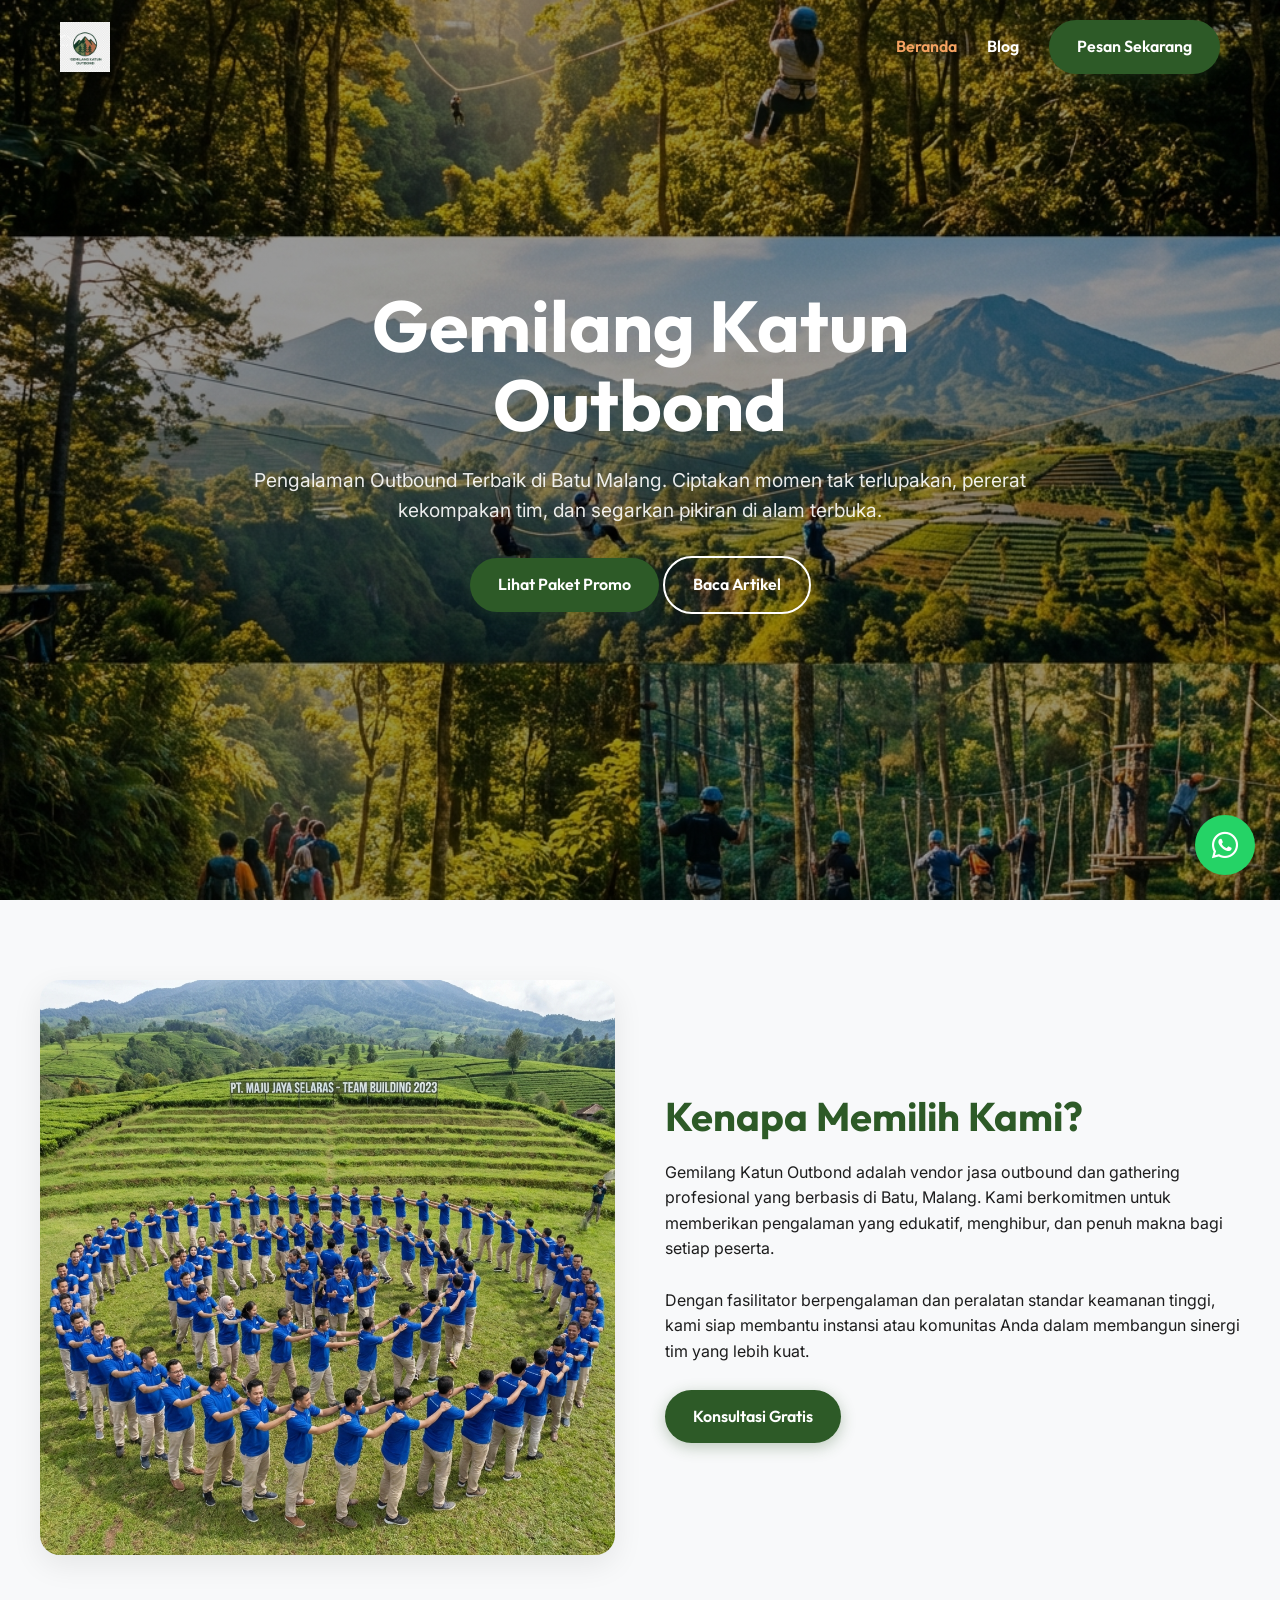
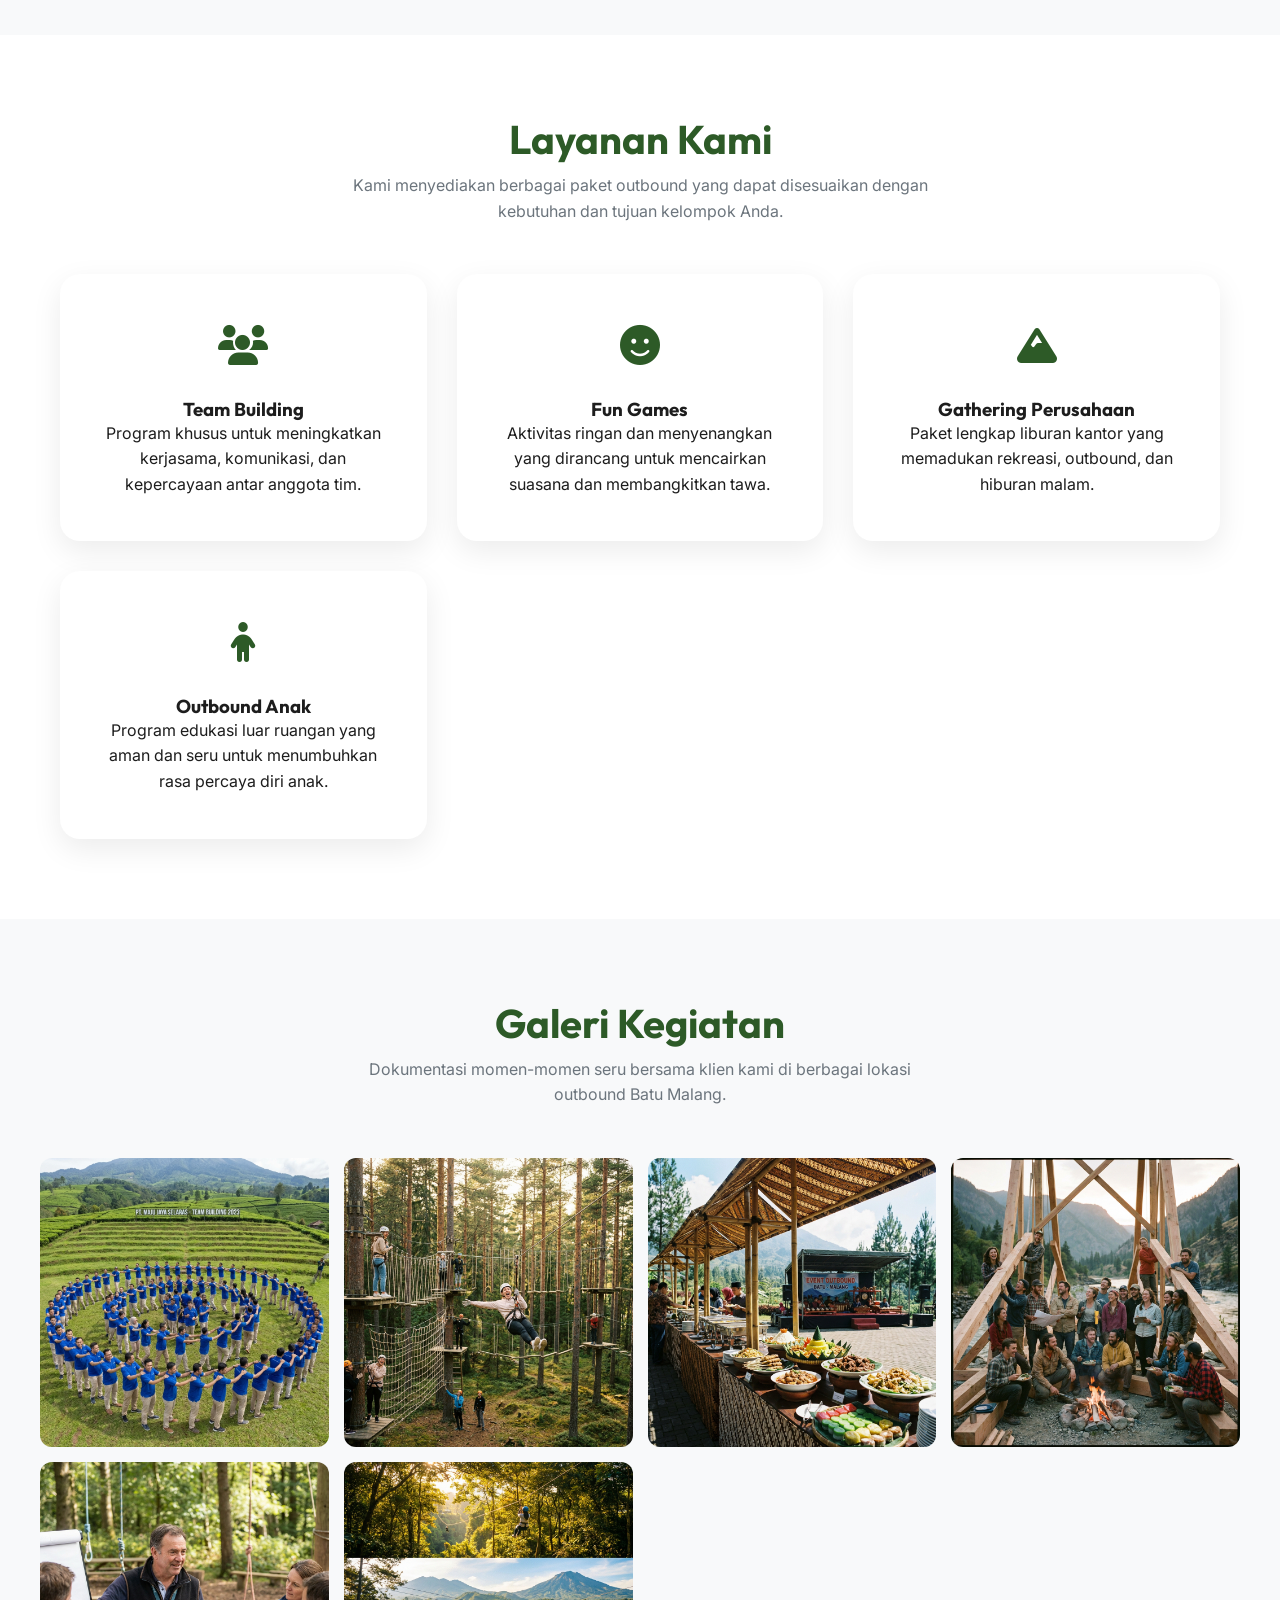
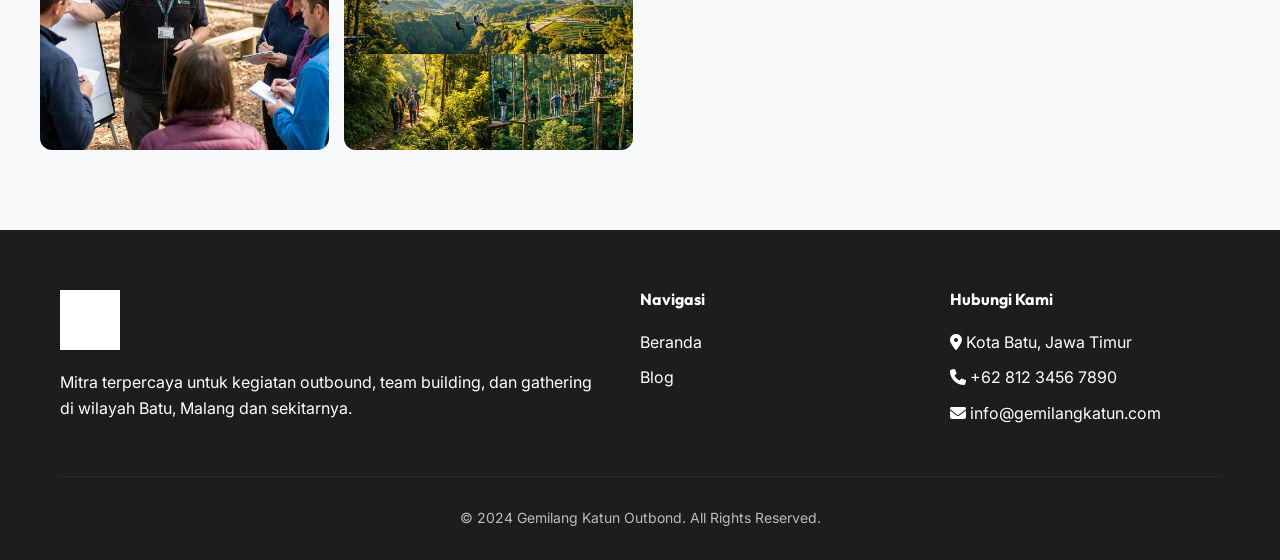
<file: index.html>
<!DOCTYPE html>
<html lang="id">
<head>
    <meta charset="UTF-8">
    <meta name="viewport" content="width=device-width, initial-scale=1.0, maximum-scale=1.0, user-scalable=no">
    <title>Gemilang Katun Outbond - Outbound & Team Building Batu Malang</title>
    <link rel="stylesheet" href="style.css">
    <link rel="stylesheet" href="https://cdnjs.cloudflare.com/ajax/libs/font-awesome/6.4.0/css/all.min.css">
</head>
<body>

    <!-- Navbar -->
    <nav class="navbar" id="navbar">
        <div class="container">
            <a href="index.html" class="nav-logo">
                <img src="images/logo.png" alt="Gemilang Katun Outbond Logo">
            </a>
            <ul class="nav-menu" id="nav-menu">
                <li><a href="index.html" class="nav-link active">Beranda</a></li>
                <li><a href="blog.html" class="nav-link">Blog</a></li>
                <li><a href="https://wa.me/6281234567890" class="btn btn-primary">Pesan Sekarang</a></li>
            </ul>
            <div class="mobile-toggle" id="mobile-toggle">
                <i class="fas fa-bars"></i>
            </div>
        </div>
    </nav>

    <!-- Hero Section -->
    <section class="hero" id="home">
        <div class="container">
            <div class="hero-content">
                <h1>Gemilang Katun Outbond</h1>
                <p>Pengalaman Outbound Terbaik di Batu Malang. Ciptakan momen tak terlupakan, pererat kekompakan tim, dan segarkan pikiran di alam terbuka.</p>
                <div class="hero-btns">
                    <a href="https://wa.me/6281234567890" class="btn btn-primary">Lihat Paket Promo</a>
                    <a href="blog.html" class="btn btn-outline" style="color: white; border-color: white;">Baca Artikel</a>
                </div>
            </div>
        </div>
    </section>

    <!-- About Section -->
    <section class="section container" id="about">
        <div class="about-grid">
            <div class="about-img">
                <img src="images/blog-1.jpg" alt="Kegiatan Outbound Gemilang Katun">
            </div>
            <div class="about-text">
                <div class="section-header" style="text-align: left; margin-bottom: 20px;">
                    <h2 style="color: var(--primary);">Kenapa Memilih Kami?</h2>
                </div>
                <p>Gemilang Katun Outbond adalah vendor jasa outbound dan gathering profesional yang berbasis di Batu, Malang. Kami berkomitmen untuk memberikan pengalaman yang edukatif, menghibur, dan penuh makna bagi setiap peserta.</p>
                <br>
                <p>Dengan fasilitator berpengalaman dan peralatan standar keamanan tinggi, kami siap membantu instansi atau komunitas Anda dalam membangun sinergi tim yang lebih kuat.</p>
                <br>
                <a href="https://wa.me/6281234567890" class="btn btn-primary">Konsultasi Gratis</a>
            </div>
        </div>
    </section>

    <!-- Services Section -->
    <section class="section" style="background: var(--white);">
        <div class="container">
            <div class="section-header">
                <h2>Layanan Kami</h2>
                <p>Kami menyediakan berbagai paket outbound yang dapat disesuaikan dengan kebutuhan dan tujuan kelompok Anda.</p>
            </div>
            <div class="services-grid">
                <div class="service-card">
                    <div class="service-icon"><i class="fas fa-users"></i></div>
                    <h3>Team Building</h3>
                    <p>Program khusus untuk meningkatkan kerjasama, komunikasi, dan kepercayaan antar anggota tim.</p>
                </div>
                <div class="service-card">
                    <div class="service-icon"><i class="fas fa-smile"></i></div>
                    <h3>Fun Games</h3>
                    <p>Aktivitas ringan dan menyenangkan yang dirancang untuk mencairkan suasana dan membangkitkan tawa.</p>
                </div>
                <div class="service-card">
                    <div class="service-icon"><i class="fas fa-mountain"></i></div>
                    <h3>Gathering Perusahaan</h3>
                    <p>Paket lengkap liburan kantor yang memadukan rekreasi, outbound, dan hiburan malam.</p>
                </div>
                <div class="service-card">
                    <div class="service-icon"><i class="fas fa-child"></i></div>
                    <h3>Outbound Anak</h3>
                    <p>Program edukasi luar ruangan yang aman dan seru untuk menumbuhkan rasa percaya diri anak.</p>
                </div>
            </div>
        </div>
    </section>

    <!-- Gallery Section -->
    <section class="section container">
        <div class="section-header">
            <h2>Galeri Kegiatan</h2>
            <p>Dokumentasi momen-momen seru bersama klien kami di berbagai lokasi outbound Batu Malang.</p>
        </div>
        <div class="gallery-grid">
            <div class="gallery-item"><img src="images/blog-1.jpg" alt="Gallery 1"></div>
            <div class="gallery-item"><img src="images/blog-2.jpg" alt="Gallery 2"></div>
            <div class="gallery-item"><img src="images/blog-3.jpg" alt="Gallery 3"></div>
            <div class="gallery-item"><img src="images/blog-4.jpg" alt="Gallery 4"></div>
            <div class="gallery-item"><img src="images/blog-5.jpg" alt="Gallery 5"></div>
            <div class="gallery-item"><img src="images/hero-bg.jpg" alt="Gallery 6"></div>
        </div>
    </section>

    <!-- Floating Actions -->
    <a href="https://wa.me/6281234567890" class="floating-wa" target="_blank">
        <i class="fab fa-whatsapp"></i>
    </a>
    <div class="floating-up" id="scroll-to-top">
        <i class="fas fa-chevron-up"></i>
    </div>

    <!-- Footer -->
    <footer>
        <div class="container">
            <div class="footer-grid">
                <div class="footer-about">
                    <div class="footer-logo">
                        <img src="images/logo.png" alt="Gemilang Katun Logo">
                    </div>
                    <p>Mitra terpercaya untuk kegiatan outbound, team building, dan gathering di wilayah Batu, Malang dan sekitarnya.</p>
                </div>
                <div class="footer-nav">
                    <h4>Navigasi</h4>
                    <ul>
                        <li><a href="index.html">Beranda</a></li>
                        <li><a href="blog.html">Blog</a></li>
                    </ul>
                </div>
                <div class="footer-nav">
                    <h4>Hubungi Kami</h4>
                    <ul>
                        <li><i class="fas fa-map-marker-alt"></i> Kota Batu, Jawa Timur</li>
                        <li><i class="fas fa-phone"></i> +62 812 3456 7890</li>
                        <li><i class="fas fa-envelope"></i> info@gemilangkatun.com</li>
                    </ul>
                </div>
            </div>
            <div class="footer-bottom">
                <p>&copy; 2024 Gemilang Katun Outbond. All Rights Reserved.</p>
            </div>
        </div>
    </footer>

    <script>
        // Navbar scroll effect
        const navbar = document.getElementById('navbar');
        window.addEventListener('scroll', () => {
            if (window.scrollY > 50) {
                navbar.classList.add('scrolled');
            } else {
                navbar.classList.remove('scrolled');
            }
        });

        // Mobile menu toggle
        const toggle = document.getElementById('mobile-toggle');
        const menu = document.getElementById('nav-menu');
        toggle.addEventListener('click', () => {
            menu.classList.toggle('active');
            toggle.querySelector('i').classList.toggle('fa-bars');
            toggle.querySelector('i').classList.toggle('fa-times');
        });

        // Scroll to top button
        const scrollBtn = document.getElementById('scroll-to-top');
        window.addEventListener('scroll', () => {
            if (window.scrollY > 300) {
                scrollBtn.classList.add('active');
            } else {
                scrollBtn.classList.remove('active');
            }
        });
        scrollBtn.addEventListener('click', () => {
            window.scrollTo({ top: 0, behavior: 'smooth' });
        });

        // Anti-scroll glitch mobile
        document.body.addEventListener('touchstart', function() {}, {passive: true});
    </script>
</body>
</html>
</file>
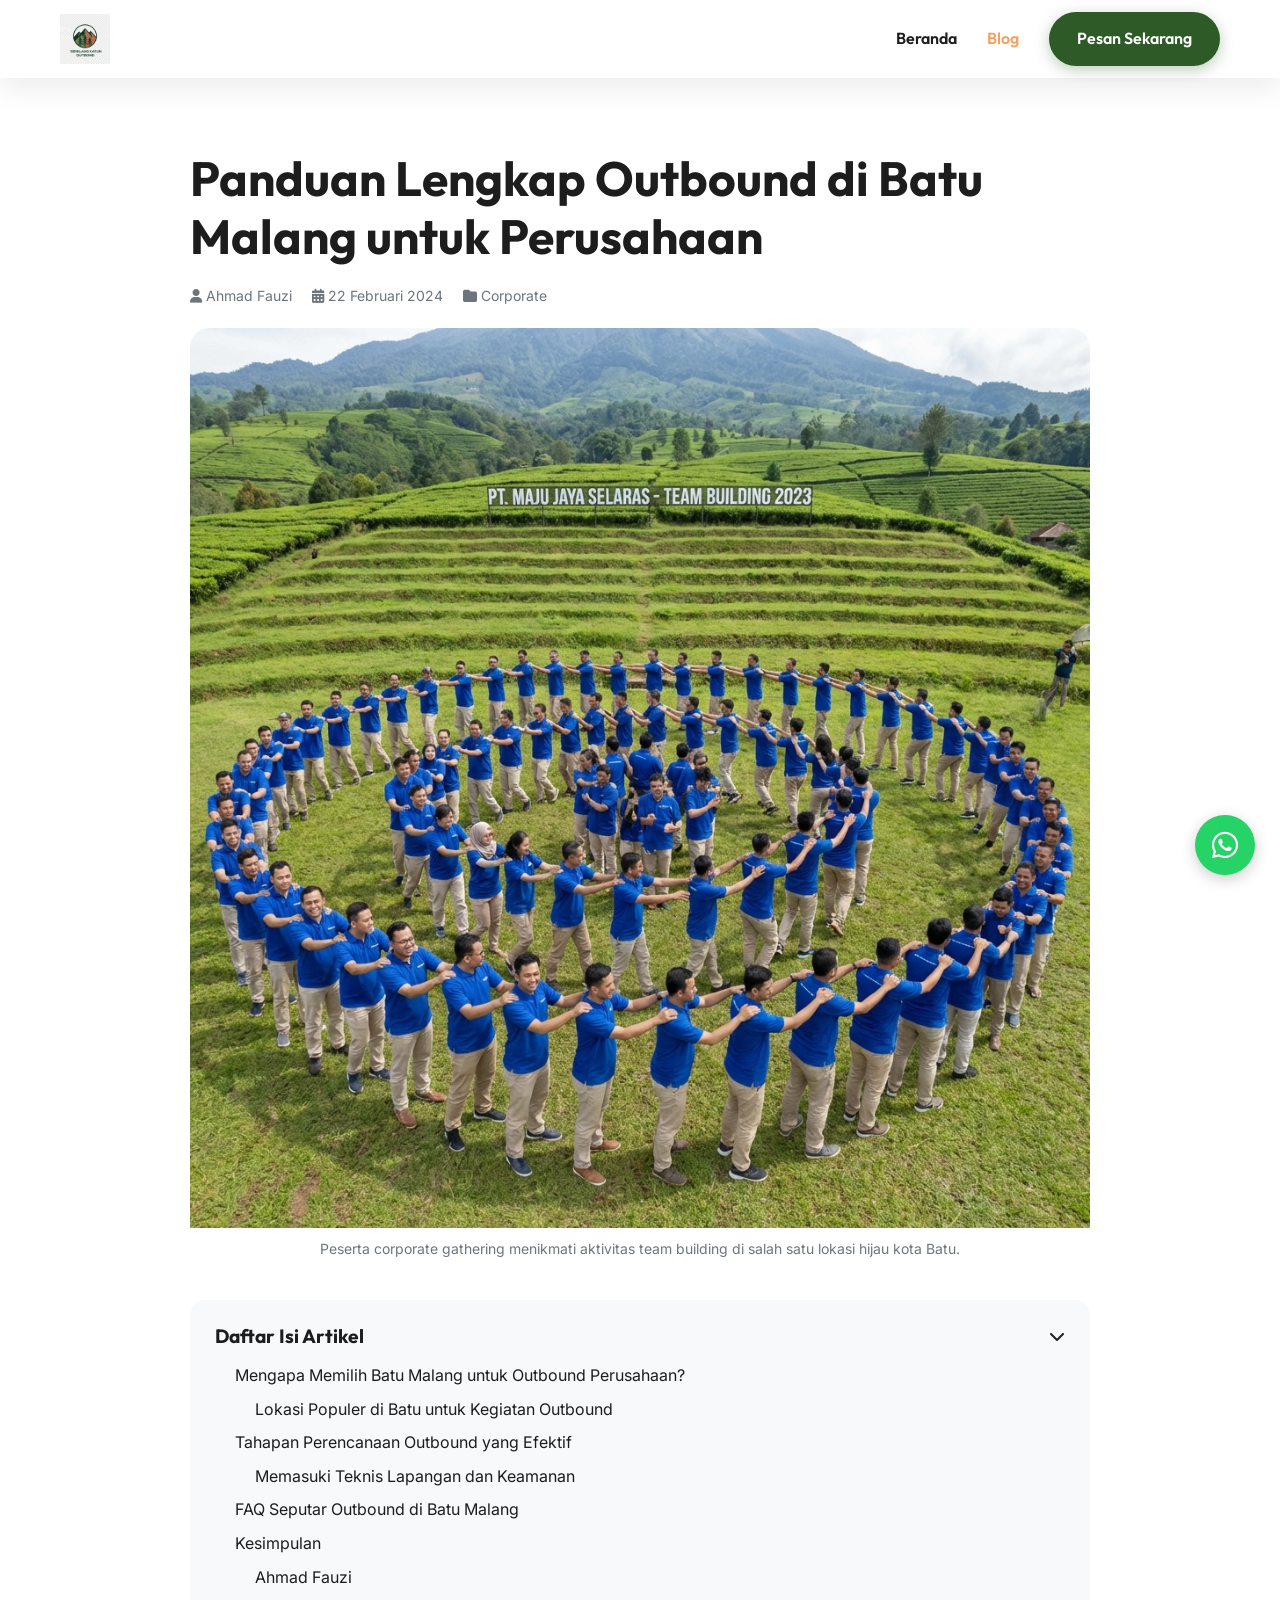
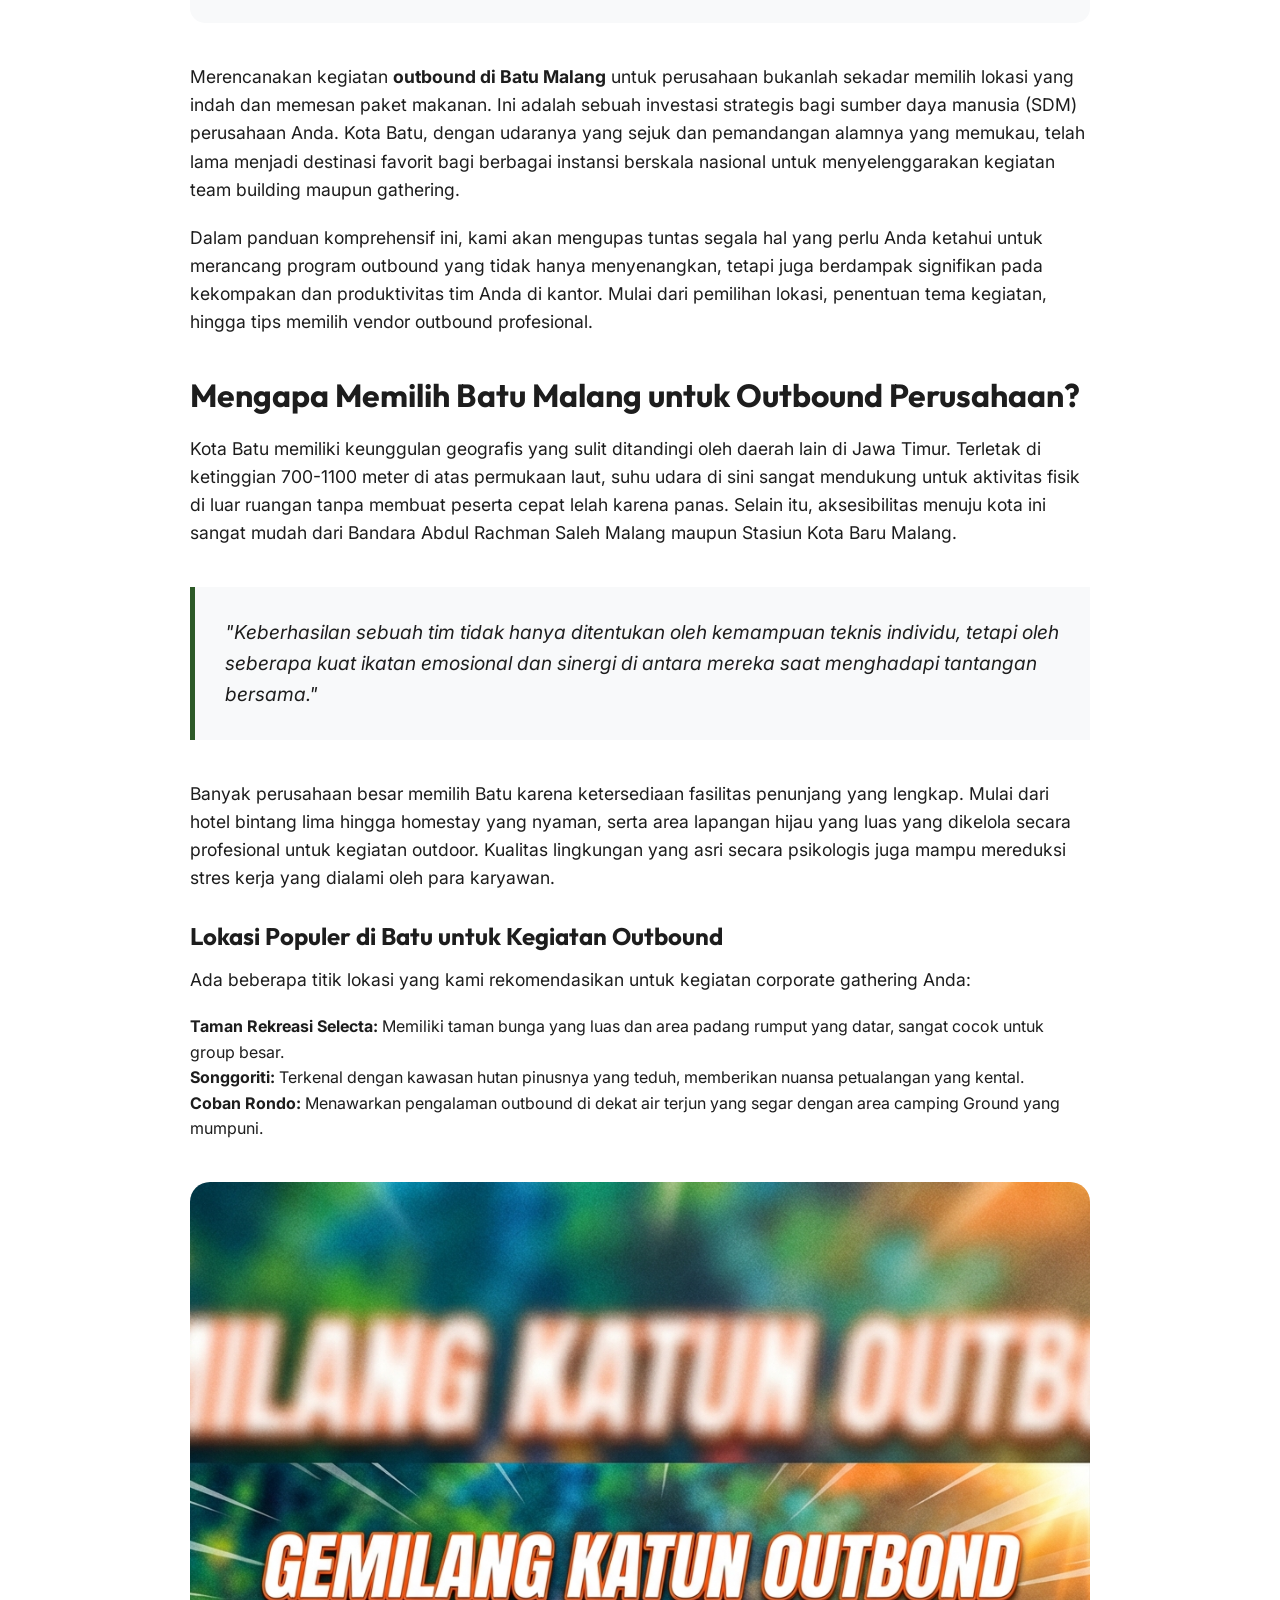
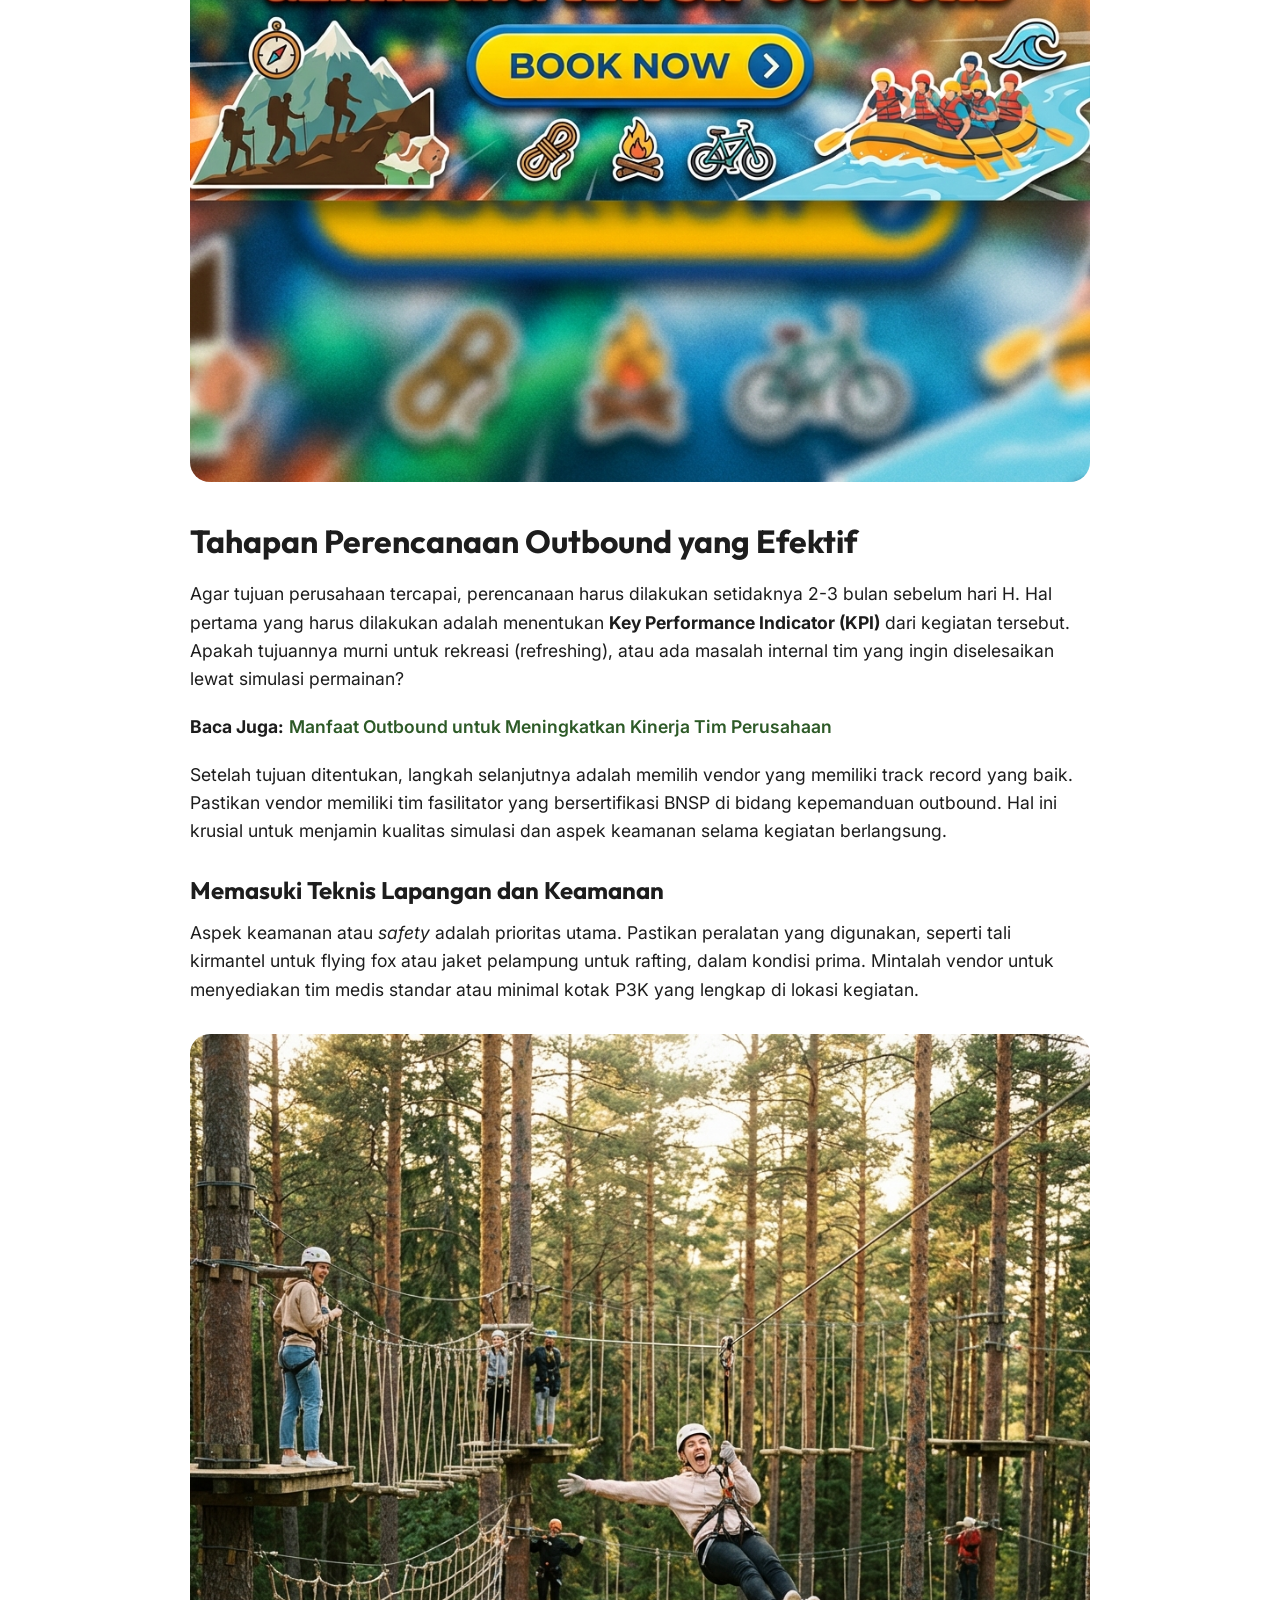
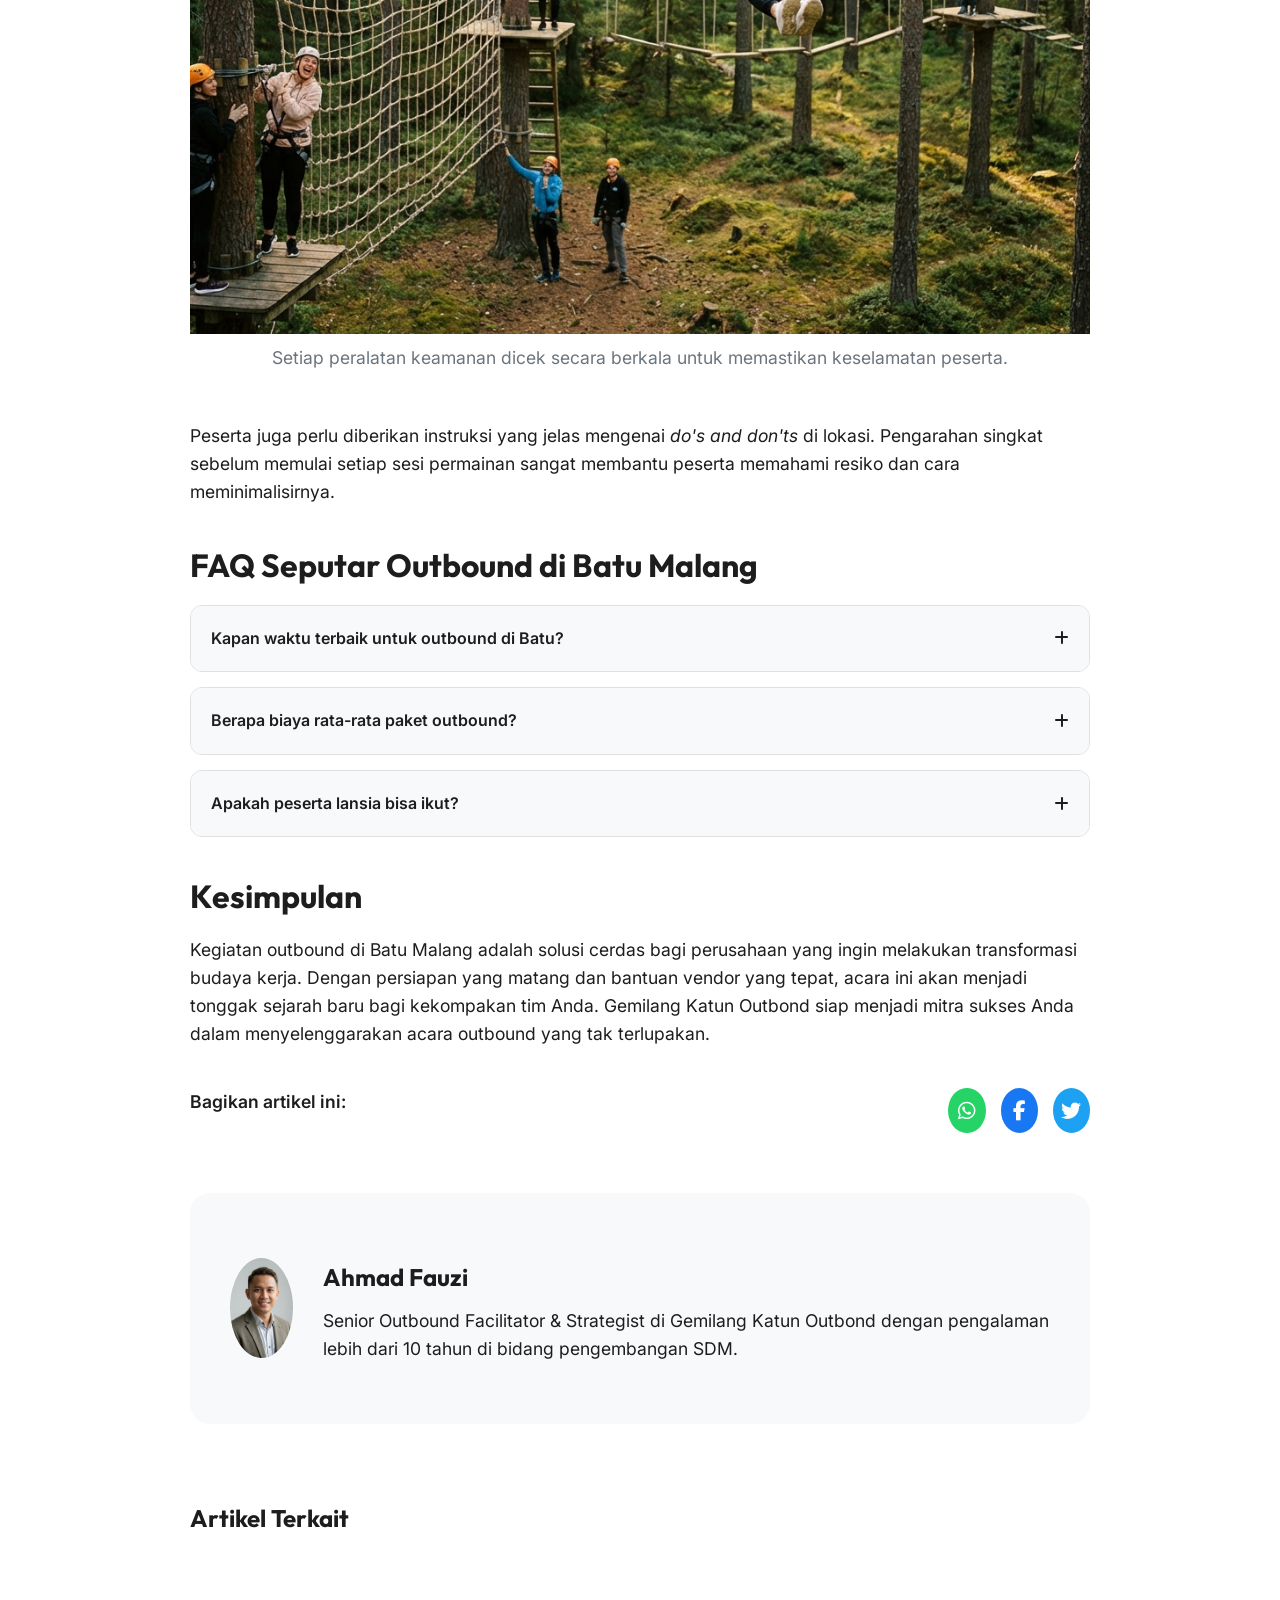
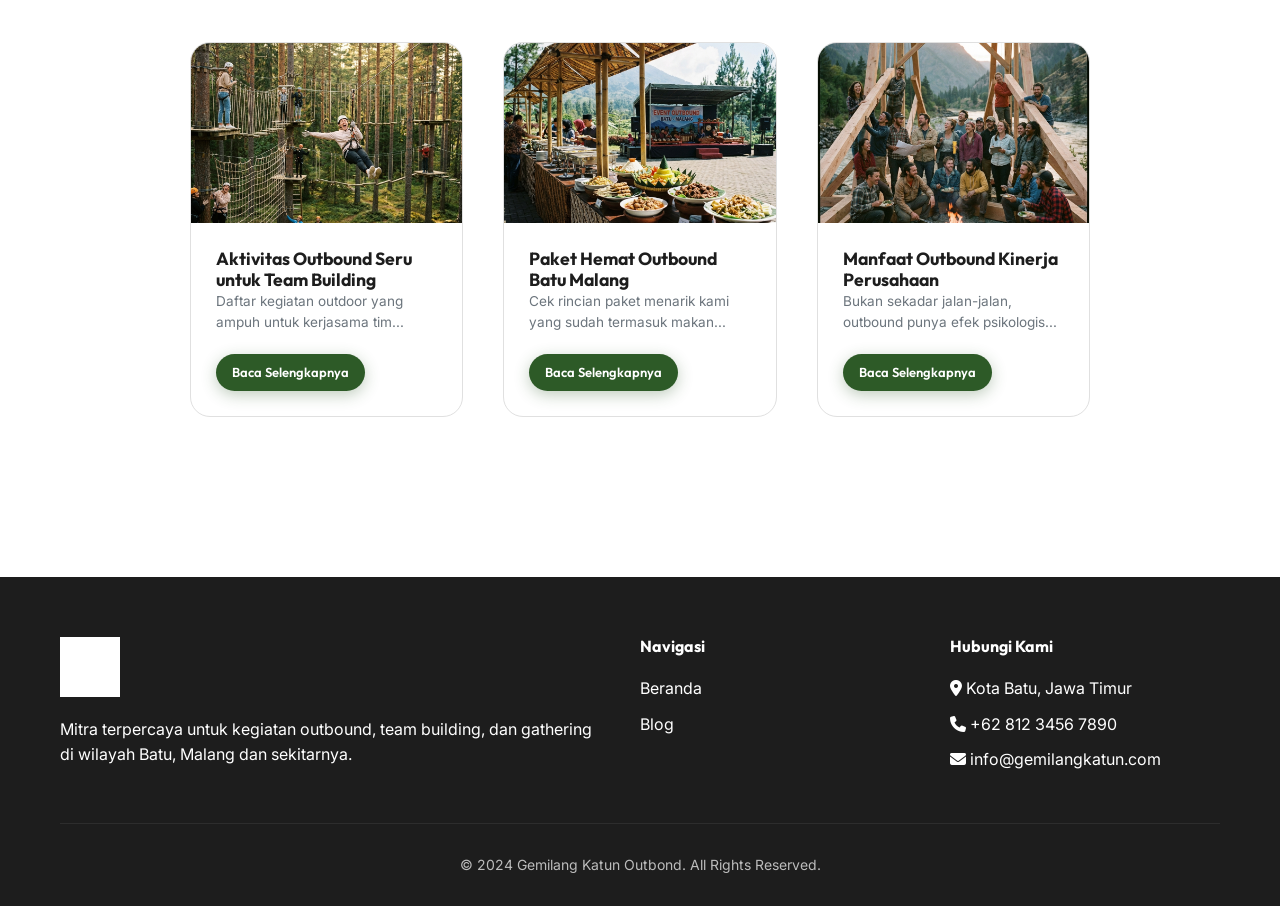
<file: blog-detail-1.html>
<!DOCTYPE html>
<html lang="id">

<head>
    <meta charset="UTF-8">
    <meta name="viewport" content="width=device-width, initial-scale=1.0, maximum-scale=1.0, user-scalable=no">
    <title>Panduan Lengkap Outbound di Batu Malang untuk Perusahaan - Gemilang Katun Outbond</title>
    <link rel="stylesheet" href="style.css">
    <link rel="stylesheet" href="https://cdnjs.cloudflare.com/ajax/libs/font-awesome/6.4.0/css/all.min.css">
</head>

<body>

    <!-- Navbar -->
    <nav class="navbar scrolled" id="navbar">
        <div class="container">
            <a href="index.html" class="nav-logo">
                <img src="images/logo.png" alt="Gemilang Katun Outbond Logo">
            </a>
            <ul class="nav-menu" id="nav-menu">
                <li><a href="index.html" class="nav-link">Beranda</a></li>
                <li><a href="blog.html" class="nav-link active">Blog</a></li>
                <li><a href="https://wa.me/6281234567890" class="btn btn-primary">Pesan Sekarang</a></li>
            </ul>
            <div class="mobile-toggle" id="mobile-toggle">
                <i class="fas fa-bars"></i>
            </div>
        </div>
    </nav>

    <!-- Article Detail -->
    <article class="article-detail">
        <div class="container">
            <div class="article-container">
                <h1 style="font-size: clamp(2rem, 5vw, 3rem); margin-bottom: 20px;">Panduan Lengkap Outbound di Batu
                    Malang untuk Perusahaan</h1>

                <div class="article-meta">
                    <span><i class="fas fa-user"></i> Ahmad Fauzi</span>
                    <span><i class="fas fa-calendar-alt"></i> 22 Februari 2024</span>
                    <span><i class="fas fa-folder"></i> Corporate</span>
                </div>

                <div class="article-main-img">
                    <img src="images/blog-1.jpg" alt="Kegiatan Outbound Perusahaan di Batu Malang">
                    <p class="img-caption">Peserta corporate gathering menikmati aktivitas team building di salah satu
                        lokasi hijau kota Batu.</p>
                </div>

                <!-- TOC -->
                <div class="toc" id="toc-container">
                    <div class="toc-header" id="toc-toggle">
                        <h3 style="margin: 0; font-size: 1.2rem;">Daftar Isi Artikel</h3>
                        <i class="fas fa-chevron-down"></i>
                    </div>
                    <ul class="toc-list" id="toc-list" style="display: block;">
                        <!-- Generated by JS -->
                    </ul>
                </div>

                <div class="content" id="article-content">
                    <p>Merencanakan kegiatan <strong>outbound di Batu Malang</strong> untuk perusahaan bukanlah sekadar
                        memilih lokasi yang indah dan memesan paket makanan. Ini adalah sebuah investasi strategis bagi
                        sumber daya manusia (SDM) perusahaan Anda. Kota Batu, dengan udaranya yang sejuk dan pemandangan
                        alamnya yang memukau, telah lama menjadi destinasi favorit bagi berbagai instansi berskala
                        nasional untuk menyelenggarakan kegiatan team building maupun gathering.</p>

                    <p>Dalam panduan komprehensif ini, kami akan mengupas tuntas segala hal yang perlu Anda ketahui
                        untuk merancang program outbound yang tidak hanya menyenangkan, tetapi juga berdampak signifikan
                        pada kekompakan dan produktivitas tim Anda di kantor. Mulai dari pemilihan lokasi, penentuan
                        tema kegiatan, hingga tips memilih vendor outbound profesional.</p>

                    <h2 id="mengapa-memilih-batu-malang">Mengapa Memilih Batu Malang untuk Outbound Perusahaan?</h2>
                    <p>Kota Batu memiliki keunggulan geografis yang sulit ditandingi oleh daerah lain di Jawa Timur.
                        Terletak di ketinggian 700-1100 meter di atas permukaan laut, suhu udara di sini sangat
                        mendukung untuk aktivitas fisik di luar ruangan tanpa membuat peserta cepat lelah karena panas.
                        Selain itu, aksesibilitas menuju kota ini sangat mudah dari Bandara Abdul Rachman Saleh Malang
                        maupun Stasiun Kota Baru Malang.</p>

                    <blockquote>"Keberhasilan sebuah tim tidak hanya ditentukan oleh kemampuan teknis individu, tetapi
                        oleh seberapa kuat ikatan emosional dan sinergi di antara mereka saat menghadapi tantangan
                        bersama."</blockquote>

                    <p>Banyak perusahaan besar memilih Batu karena ketersediaan fasilitas penunjang yang lengkap. Mulai
                        dari hotel bintang lima hingga homestay yang nyaman, serta area lapangan hijau yang luas yang
                        dikelola secara profesional untuk kegiatan outdoor. Kualitas lingkungan yang asri secara
                        psikologis juga mampu mereduksi stres kerja yang dialami oleh para karyawan.</p>

                    <h3 id="lokasi-populer-di-batu">Lokasi Populer di Batu untuk Kegiatan Outbound</h3>
                    <p>Ada beberapa titik lokasi yang kami rekomendasikan untuk kegiatan corporate gathering Anda:</p>
                    <ul>
                        <li><strong>Taman Rekreasi Selecta:</strong> Memiliki taman bunga yang luas dan area padang
                            rumput yang datar, sangat cocok untuk group besar.</li>
                        <li><strong>Songgoriti:</strong> Terkenal dengan kawasan hutan pinusnya yang teduh, memberikan
                            nuansa petualangan yang kental.</li>
                        <li><strong>Coban Rondo:</strong> Menawarkan pengalaman outbound di dekat air terjun yang segar
                            dengan area camping Ground yang mumpuni.</li>
                    </ul>

                    <div class="promo-banner">
                        <img src="images/promo.gif" alt="Promo Gemilang Katun Outbond">
                    </div>

                    <h2 id="tahapan-perencanaan-outbound">Tahapan Perencanaan Outbound yang Efektif</h2>
                    <p>Agar tujuan perusahaan tercapai, perencanaan harus dilakukan setidaknya 2-3 bulan sebelum hari H.
                        Hal pertama yang harus dilakukan adalah menentukan <strong>Key Performance Indicator
                            (KPI)</strong> dari kegiatan tersebut. Apakah tujuannya murni untuk rekreasi (refreshing),
                        atau ada masalah internal tim yang ingin diselesaikan lewat simulasi permainan?</p>

                    <p><strong>Baca Juga:</strong> <a href="blog-detail-4.html"
                            style="color: var(--primary); font-weight: 600;">Manfaat Outbound untuk Meningkatkan Kinerja
                            Tim Perusahaan</a></p>

                    <p>Setelah tujuan ditentukan, langkah selanjutnya adalah memilih vendor yang memiliki track record
                        yang baik. Pastikan vendor memiliki tim fasilitator yang bersertifikasi BNSP di bidang
                        kepemanduan outbound. Hal ini krusial untuk menjamin kualitas simulasi dan aspek keamanan selama
                        kegiatan berlangsung.</p>

                    <h3 id="memasuki-teknis-lapangan">Memasuki Teknis Lapangan dan Keamanan</h3>
                    <p>Aspek keamanan atau <em>safety</em> adalah prioritas utama. Pastikan peralatan yang digunakan,
                        seperti tali kirmantel untuk flying fox atau jaket pelampung untuk rafting, dalam kondisi prima.
                        Mintalah vendor untuk menyediakan tim medis standar atau minimal kotak P3K yang lengkap di
                        lokasi kegiatan.</p>

                    <div class="article-main-img" style="margin-top: 30px;">
                        <img src="images/blog-2.jpg" alt="Keamanan Outbound Tinggi">
                        <p class="img-caption">Setiap peralatan keamanan dicek secara berkala untuk memastikan
                            keselamatan peserta.</p>
                    </div>

                    <p>Peserta juga perlu diberikan instruksi yang jelas mengenai <em>do's and don'ts</em> di lokasi.
                        Pengarahan singkat sebelum memulai setiap sesi permainan sangat membantu peserta memahami resiko
                        dan cara meminimalisirnya.</p>

                    <h2 id="faq-seputar-outbound">FAQ Seputar Outbound di Batu Malang</h2>
                    <div class="faq-container">
                        <div class="faq-item">
                            <div class="faq-question">Kapan waktu terbaik untuk outbound di Batu? <i
                                    class="fas fa-plus"></i></div>
                            <div class="faq-answer">Waktu terbaik adalah saat musim kemarau antara bulan April hingga
                                September untuk menghindari hujan yang dapat mengganggu aktivitas outdoor.</div>
                        </div>
                        <div class="faq-item">
                            <div class="faq-question">Berapa biaya rata-rata paket outbound? <i class="fas fa-plus"></i>
                            </div>
                            <div class="faq-answer">Biaya bervariasi tergantung fasilitas, mulai dari Rp 150.000 hingga
                                Rp 1.000.000 per orang untuk paket lengkap dengan menginap.</div>
                        </div>
                        <div class="faq-item">
                            <div class="faq-question">Apakah peserta lansia bisa ikut? <i class="fas fa-plus"></i></div>
                            <div class="faq-answer">Tentu bisa. Kami menyediakan rancangan "Low Impact" yang disesuaikan
                                dengan kondisi fisik peserta tanpa mengurangi nilai edukasinya.</div>
                        </div>
                    </div>

                    <h2 id="kesimpulan">Kesimpulan</h2>
                    <p>Kegiatan outbound di Batu Malang adalah solusi cerdas bagi perusahaan yang ingin melakukan
                        transformasi budaya kerja. Dengan persiapan yang matang dan bantuan vendor yang tepat, acara ini
                        akan menjadi tonggak sejarah baru bagi kekompakan tim Anda. Gemilang Katun Outbond siap menjadi
                        mitra sukses Anda dalam menyelenggarakan acara outbound yang tak terlupakan.</p>

                    <!-- Share Buttons -->
                    <div class="share-links">
                        <p style="width: 100%; margin-bottom: 10px; font-weight: 600;">Bagikan artikel ini:</p>
                        <a href="#" class="share-btn share-wa" onclick="shareWA()"><i class="fab fa-whatsapp"></i></a>
                        <a href="#" class="share-btn share-fb" onclick="shareFB()"><i class="fab fa-facebook-f"></i></a>
                        <a href="#" class="share-btn share-tw" onclick="shareTW()"><i class="fab fa-twitter"></i></a>
                    </div>

                    <!-- Author -->
                    <div class="author-profile">
                        <div class="author_img">
                            <img src="images/author.jpg" alt="Ahmad Fauzi"
                                style="width: 100px; height: 100px; border-radius: 50%; object-fit: cover;">
                        </div>
                        <div class="author-info">
                            <h3>Ahmad Fauzi</h3>
                            <p>Senior Outbound Facilitator & Strategist di Gemilang Katun Outbond dengan pengalaman
                                lebih dari 10 tahun di bidang pengembangan SDM.</p>
                        </div>
                    </div>
                </div>

                <!-- Related Posts -->
                <section style="margin-top: 80px;">
                    <h2 style="margin-bottom: 30px;">Artikel Terkait</h2>
                    <div class="blog-grid" style="grid-template-columns: repeat(auto-fit, minmax(250px, 1fr));">
                        <div class="blog-card" style="box-shadow: none; border: 1px solid var(--border);">
                            <div class="blog-card-img" style="height: 180px;"><img src="images/blog-2.jpg"
                                    alt="Related 1"></div>
                            <div class="blog-card-content">
                                <h4 style="font-size: 1.1rem;">Aktivitas Outbound Seru untuk Team Building</h4>
                                <p style="font-size: 0.85rem;">Daftar kegiatan outdoor yang ampuh untuk kerjasama tim...
                                </p>
                                <a href="blog-detail-2.html" class="btn btn-primary btn-sm"
                                    style="padding: 8px 16px; font-size: 13px;">Baca Selengkapnya</a>
                            </div>
                        </div>
                        <div class="blog-card" style="box-shadow: none; border: 1px solid var(--border);">
                            <div class="blog-card-img" style="height: 180px;"><img src="images/blog-3.jpg"
                                    alt="Related 2"></div>
                            <div class="blog-card-content">
                                <h4 style="font-size: 1.1rem;">Paket Hemat Outbound Batu Malang</h4>
                                <p style="font-size: 0.85rem;">Cek rincian paket menarik kami yang sudah termasuk
                                    makan...</p>
                                <a href="blog-detail-3.html" class="btn btn-primary btn-sm"
                                    style="padding: 8px 16px; font-size: 13px;">Baca Selengkapnya</a>
                            </div>
                        </div>
                        <div class="blog-card" style="box-shadow: none; border: 1px solid var(--border);">
                            <div class="blog-card-img" style="height: 180px;"><img src="images/blog-4.jpg"
                                    alt="Related 3"></div>
                            <div class="blog-card-content">
                                <h4 style="font-size: 1.1rem;">Manfaat Outbound Kinerja Perusahaan</h4>
                                <p style="font-size: 0.85rem;">Bukan sekadar jalan-jalan, outbound punya efek
                                    psikologis...</p>
                                <a href="blog-detail-4.html" class="btn btn-primary btn-sm"
                                    style="padding: 8px 16px; font-size: 13px;">Baca Selengkapnya</a>
                            </div>
                        </div>
                    </div>
                </section>
            </div>
        </div>
    </article>

    <!-- Floating Actions -->
    <a href="https://wa.me/6281234567890" class="floating-wa" target="_blank">
        <i class="fab fa-whatsapp"></i>
    </a>
    <div class="floating-up" id="scroll-to-top">
        <i class="fas fa-chevron-up"></i>
    </div>

    <!-- Footer -->
    <footer>
        <div class="container">
            <div class="footer-grid">
                <div class="footer-about">
                    <div class="footer-logo">
                        <img src="images/logo.png" alt="Gemilang Katun Logo">
                    </div>
                    <p>Mitra terpercaya untuk kegiatan outbound, team building, dan gathering di wilayah Batu, Malang
                        dan sekitarnya.</p>
                </div>
                <div class="footer-nav">
                    <h4>Navigasi</h4>
                    <ul>
                        <li><a href="index.html">Beranda</a></li>
                        <li><a href="blog.html">Blog</a></li>
                    </ul>
                </div>
                <div class="footer-nav">
                    <h4>Hubungi Kami</h4>
                    <ul>
                        <li><i class="fas fa-map-marker-alt"></i> Kota Batu, Jawa Timur</li>
                        <li><i class="fas fa-phone"></i> +62 812 3456 7890</li>
                        <li><i class="fas fa-envelope"></i> info@gemilangkatun.com</li>
                    </ul>
                </div>
            </div>
            <div class="footer-bottom">
                <p>&copy; 2024 Gemilang Katun Outbond. All Rights Reserved.</p>
            </div>
        </div>
    </footer>

    <script>
        // Navbar scroll effect
        const navbar = document.getElementById('navbar');
        window.addEventListener('scroll', () => {
            if (window.scrollY > 50) {
                navbar.classList.add('scrolled');
            }
        });

        // Mobile menu toggle
        const toggle = document.getElementById('mobile-toggle');
        const menu = document.getElementById('nav-menu');
        toggle.addEventListener('click', () => {
            menu.classList.toggle('active');
            toggle.querySelector('i').classList.toggle('fa-bars');
            toggle.querySelector('i').classList.toggle('fa-times');
        });

        // TOC Generator
        const content = document.getElementById('article-content');
        const tocList = document.getElementById('toc-list');
        const headings = content.querySelectorAll('h2, h3');

        headings.forEach(heading => {
            const li = document.createElement('li');
            li.style.marginLeft = heading.tagName === 'H3' ? '20px' : '0';
            const a = document.createElement('a');
            a.href = '#' + heading.id;
            a.textContent = heading.textContent;
            li.appendChild(a);
            tocList.appendChild(li);
        });

        const tocToggle = document.getElementById('toc-toggle');
        tocToggle.addEventListener('click', () => {
            tocList.style.display = tocList.style.display === 'none' ? 'block' : 'none';
            tocToggle.querySelector('i').classList.toggle('fa-chevron-down');
            tocToggle.querySelector('i').classList.toggle('fa-chevron-up');
        });

        // FAQ accordion
        const faqQuestions = document.querySelectorAll('.faq-question');
        faqQuestions.forEach(q => {
            q.addEventListener('click', () => {
                const answer = q.nextElementSibling;
                const icon = q.querySelector('i');
                if (answer.style.display === 'block') {
                    answer.style.display = 'none';
                    icon.className = 'fas fa-plus';
                } else {
                    answer.style.display = 'block';
                    icon.className = 'fas fa-minus';
                }
            });
        });

        // Share functions
        const pageUrl = window.location.href;
        const pageTitle = document.title;

        function shareWA() {
            window.open(`https://wa.me/?text=${encodeURIComponent(pageTitle + ' ' + pageUrl)}`, '_blank');
        }
        function shareFB() {
            window.open(`https://www.facebook.com/sharer/sharer.php?u=${encodeURIComponent(pageUrl)}`, '_blank');
        }
        function shareTW() {
            window.open(`https://twitter.com/intent/tweet?text=${encodeURIComponent(pageTitle)}&url=${encodeURIComponent(pageUrl)}`, '_blank');
        }

        // Scroll to top button
        const scrollBtn = document.getElementById('scroll-to-top');
        window.addEventListener('scroll', () => {
            if (window.scrollY > 300) {
                scrollBtn.classList.add('active');
            } else {
                scrollBtn.classList.remove('active');
            }
        });
        scrollBtn.addEventListener('click', () => {
            window.scrollTo({ top: 0, behavior: 'smooth' });
        });
    </script>
</body>

</html>
</file>
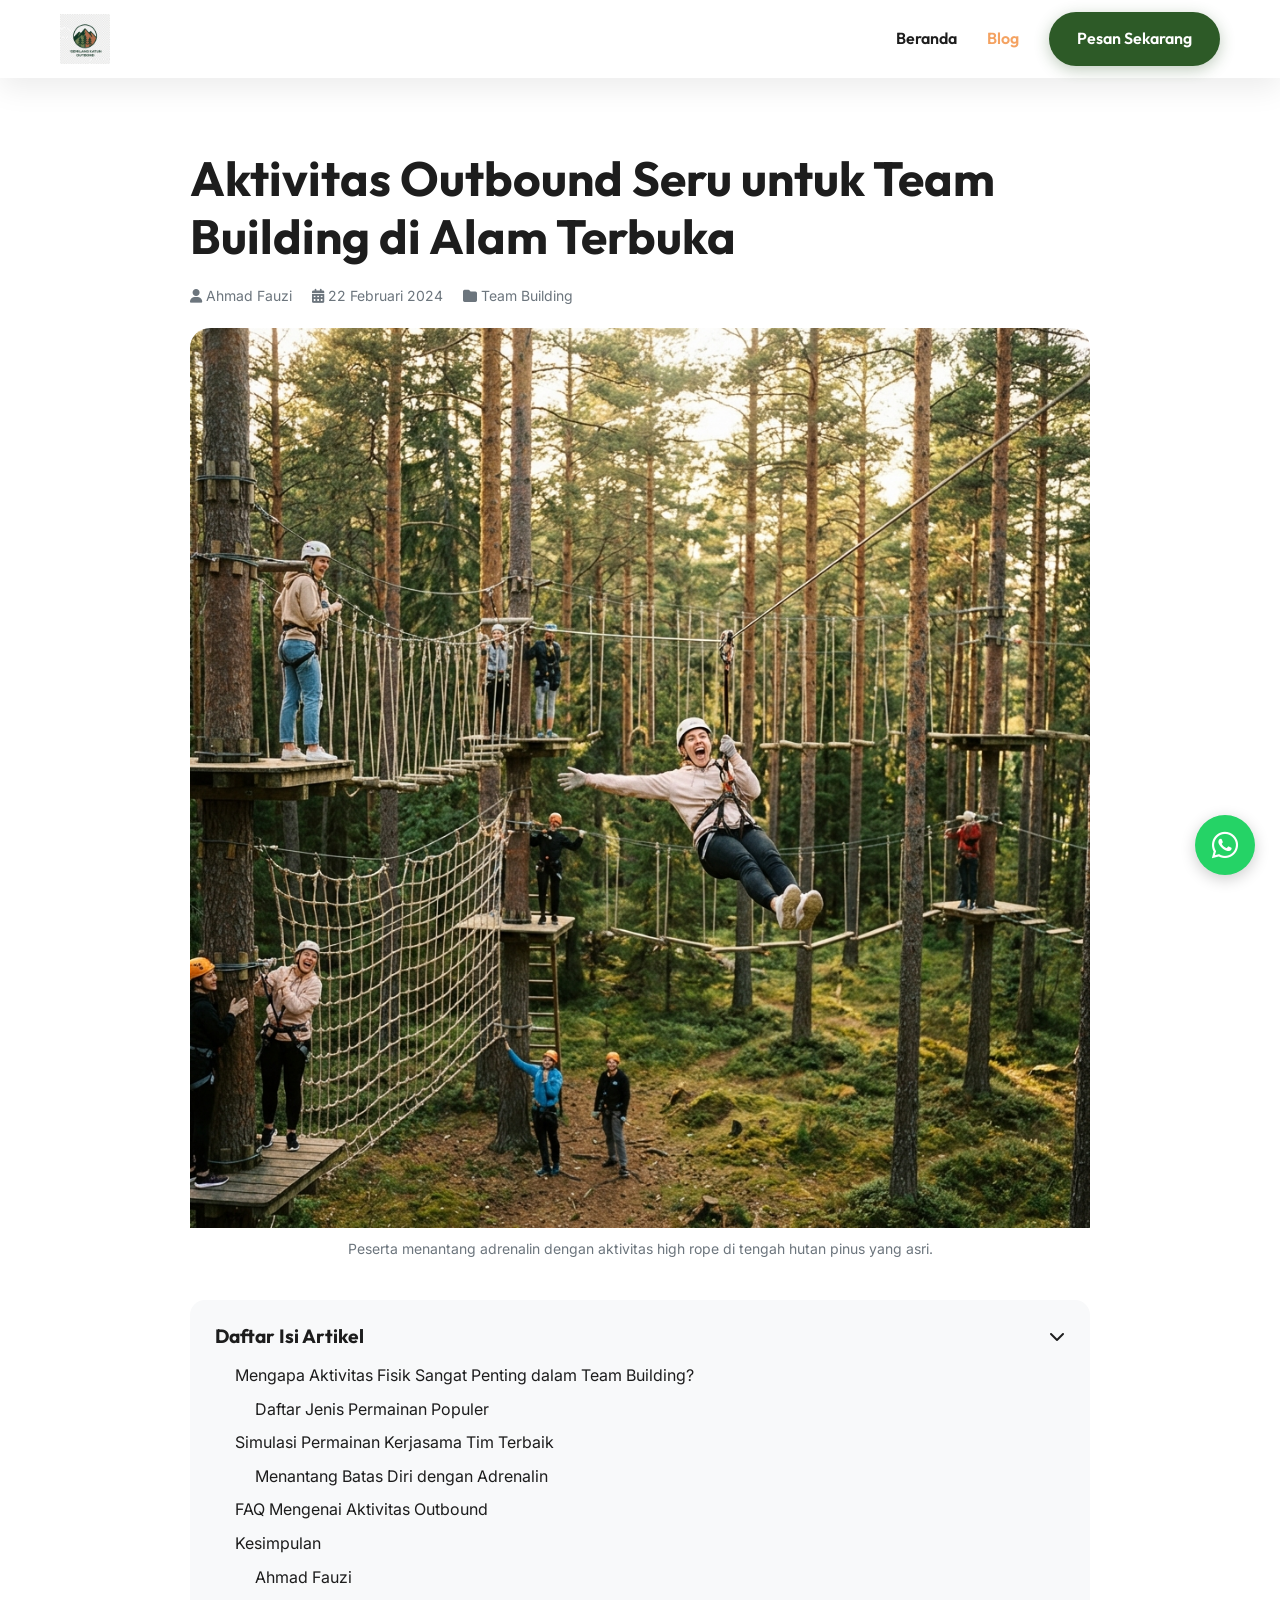
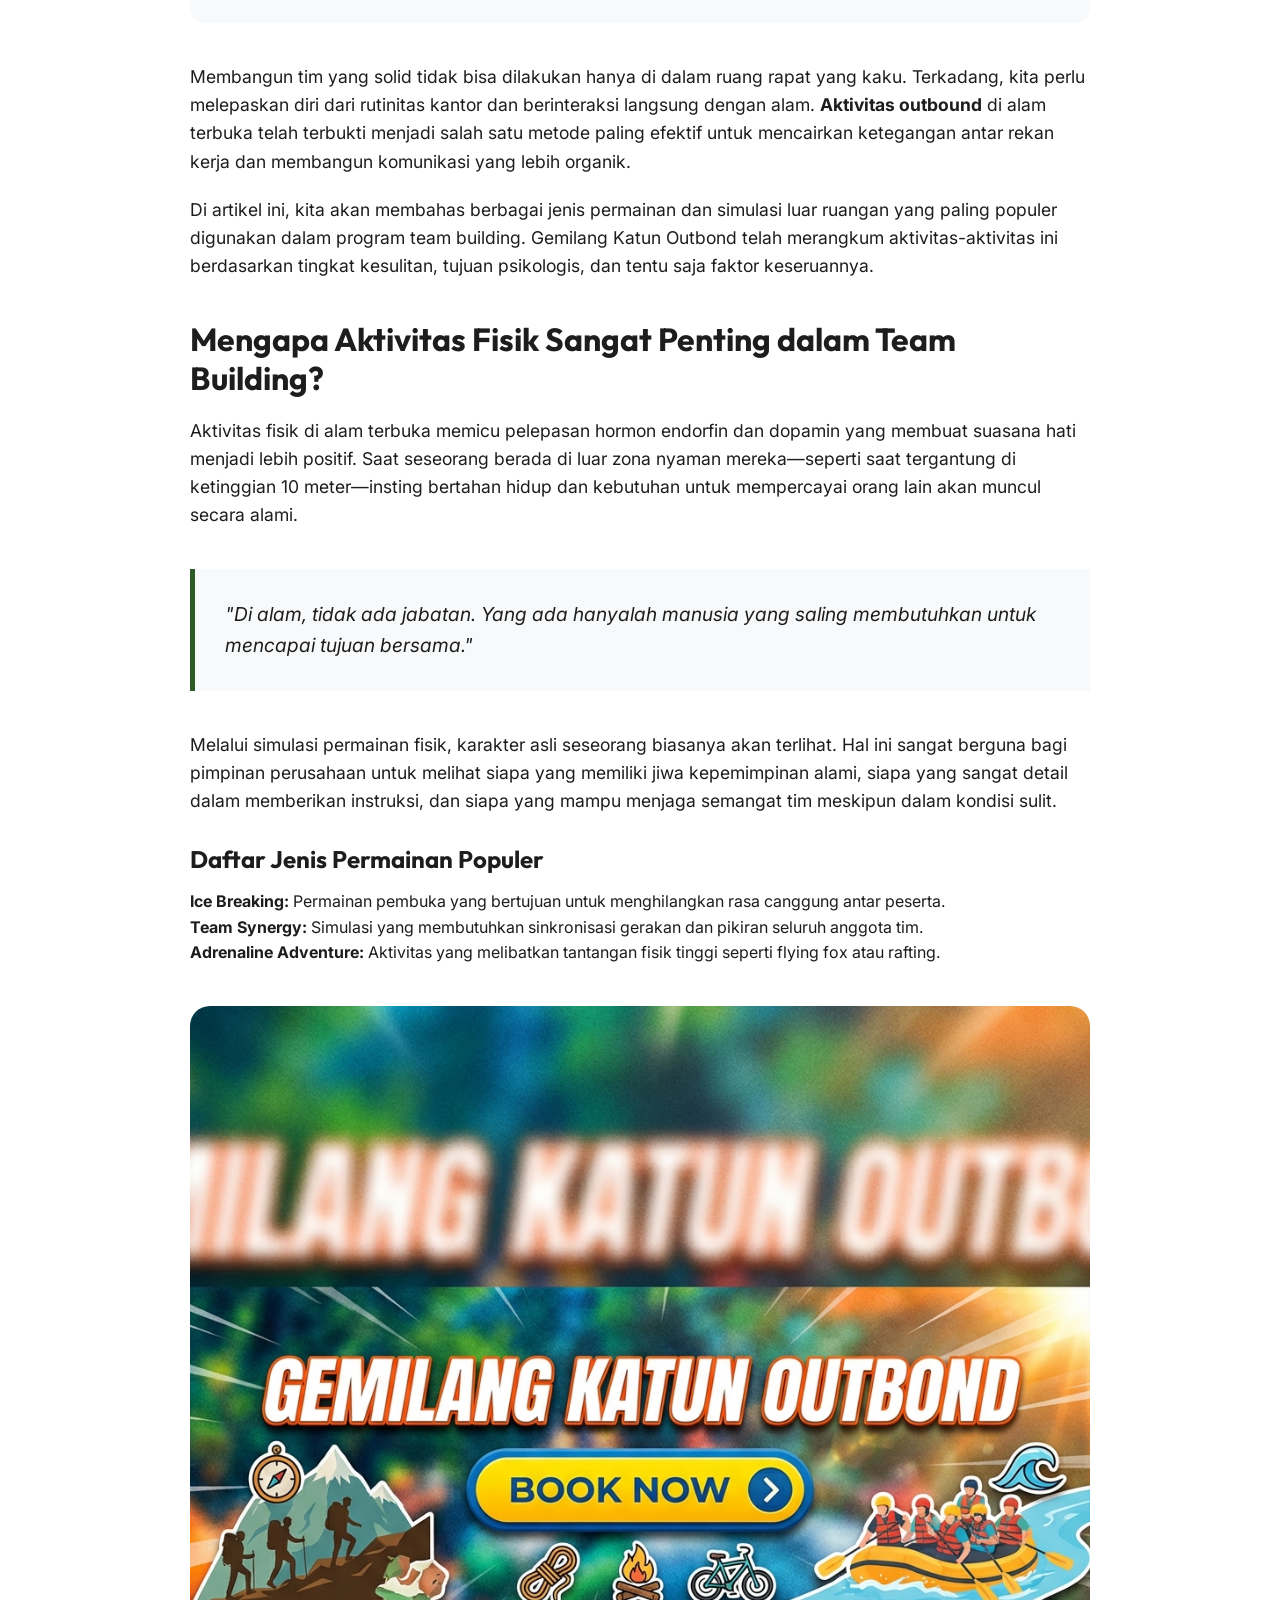
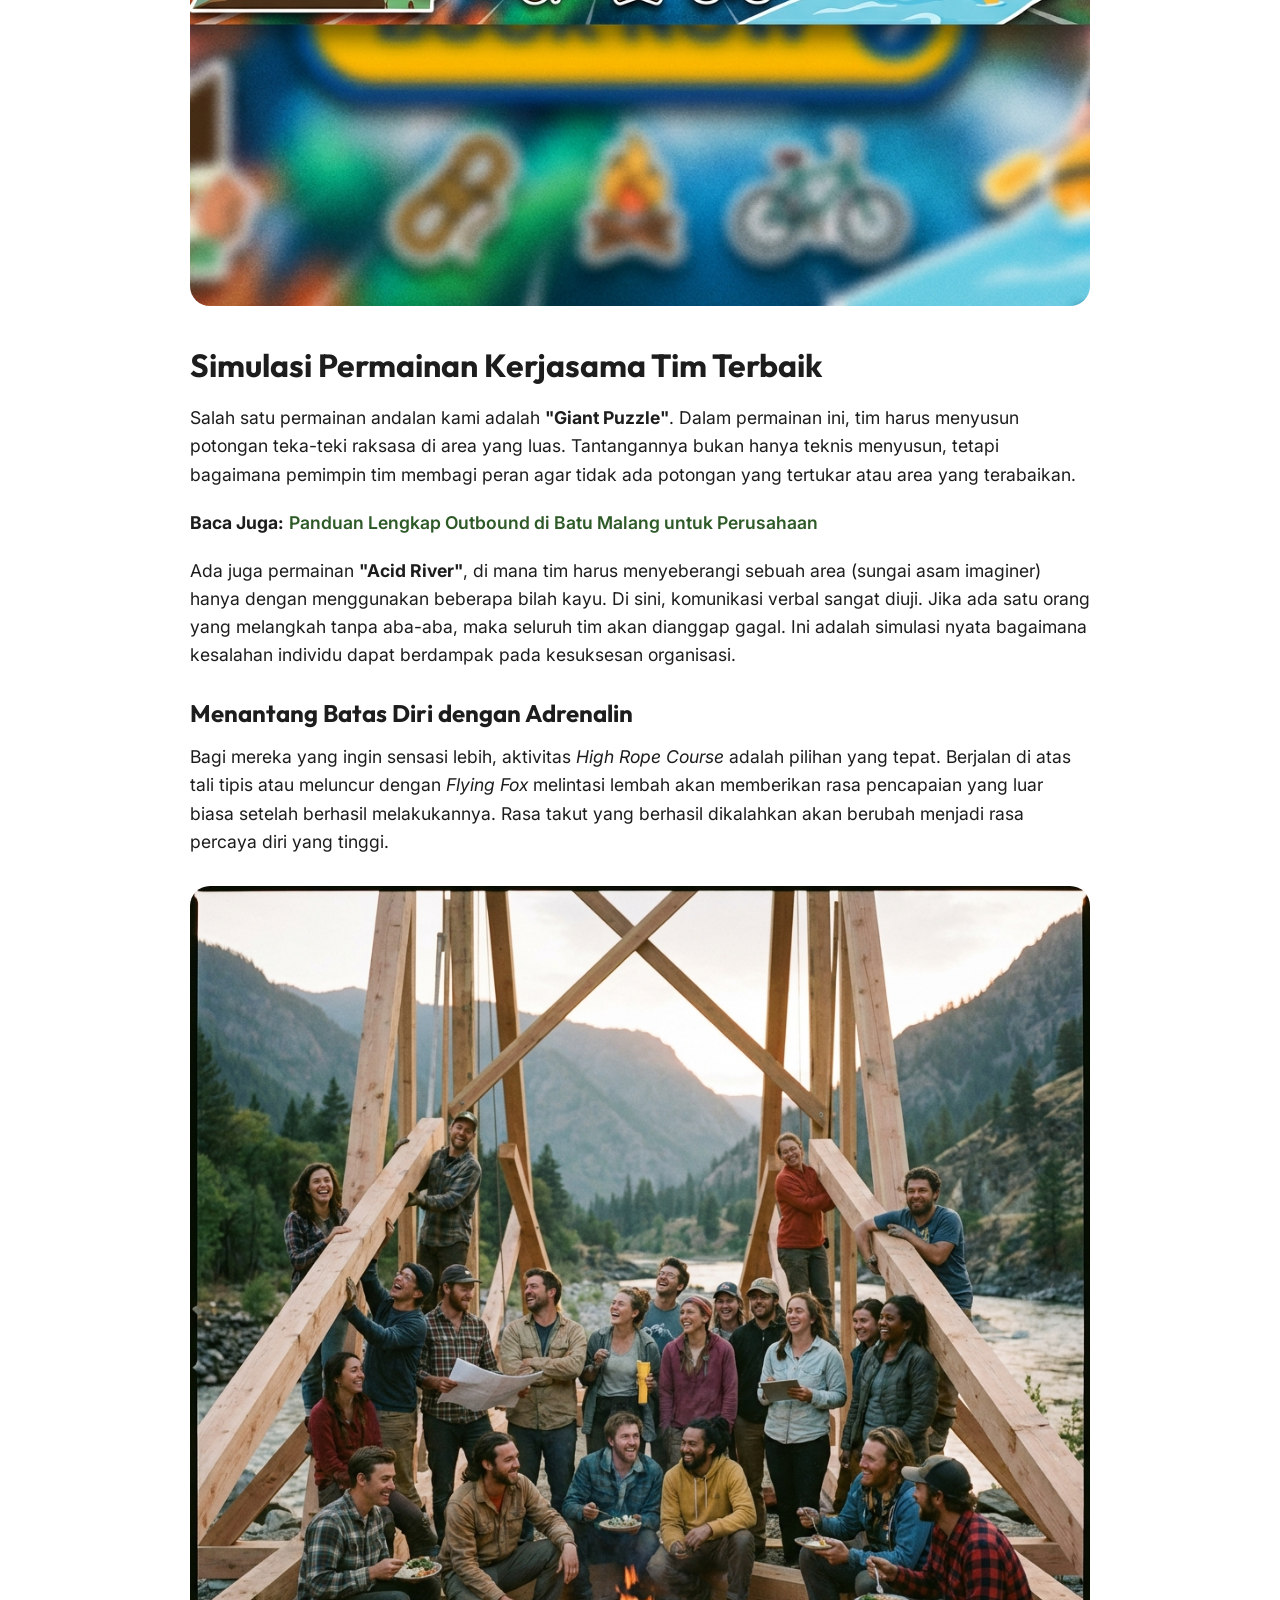
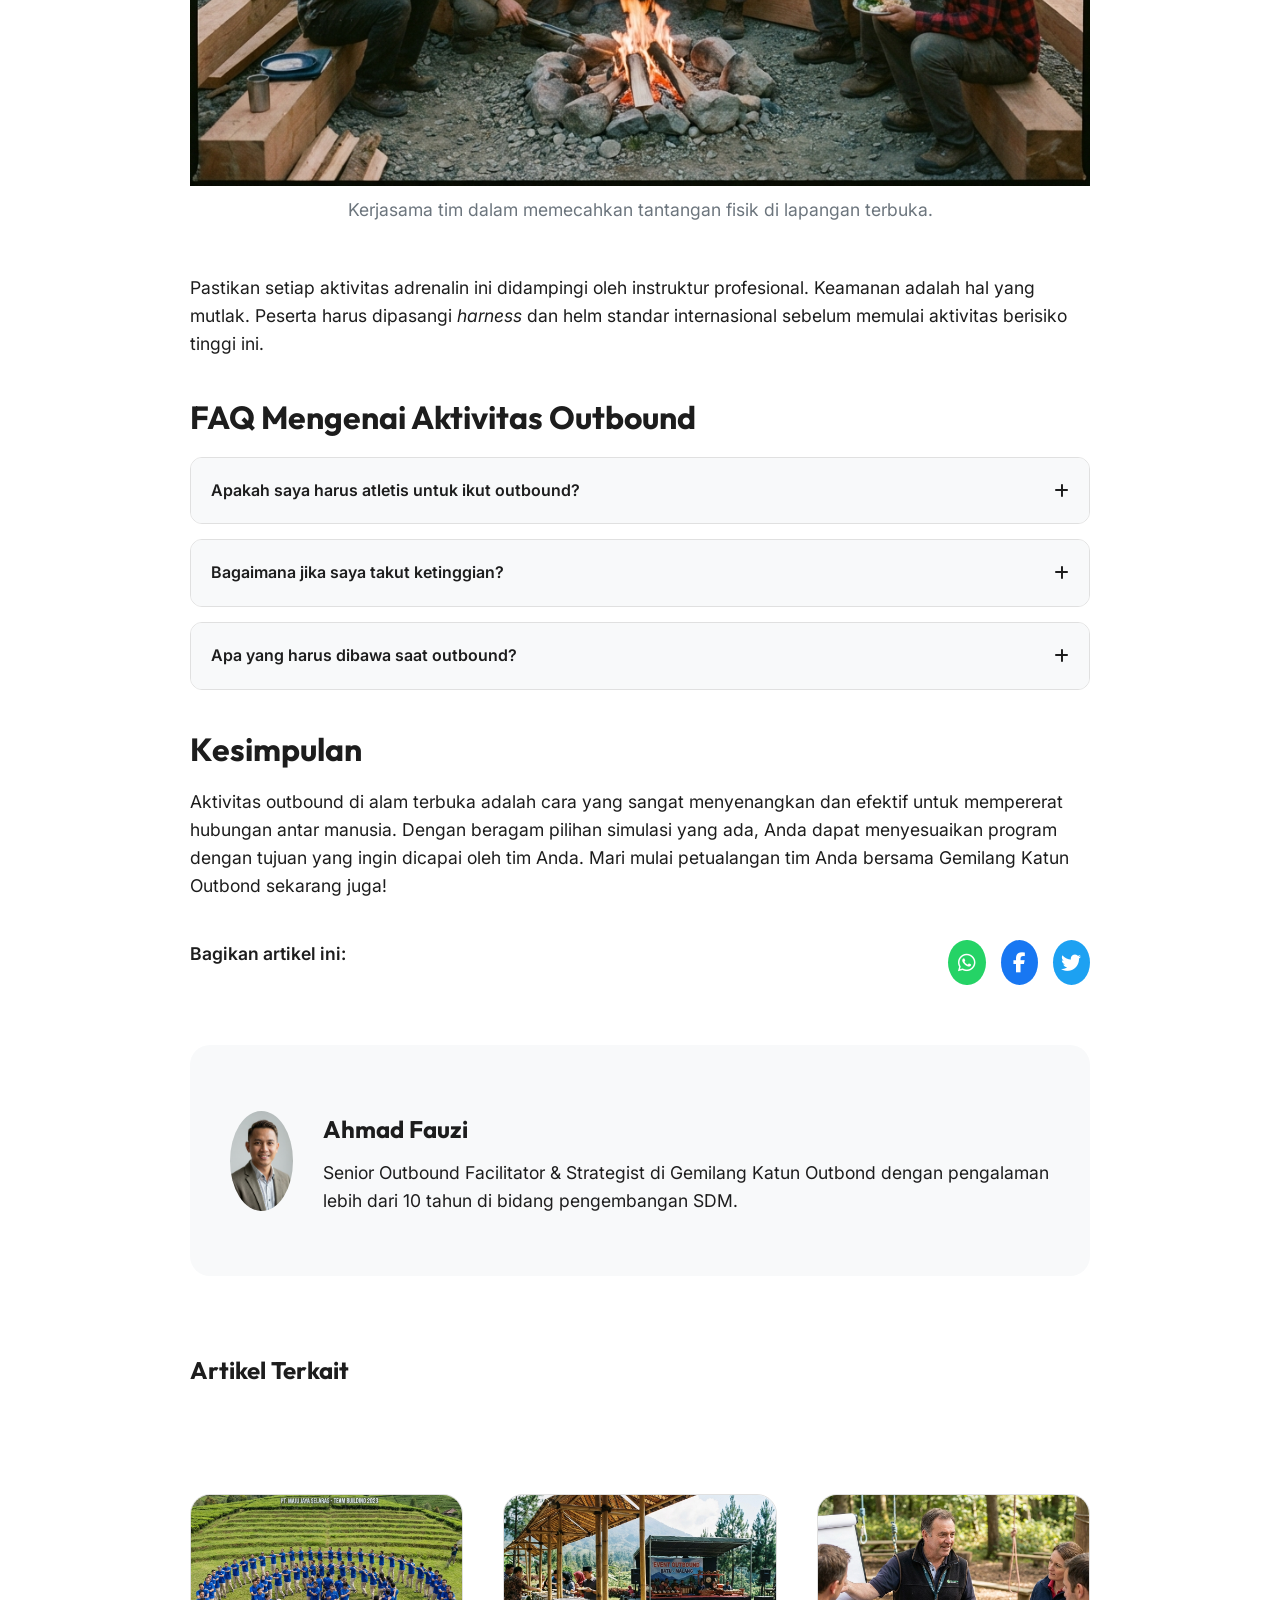
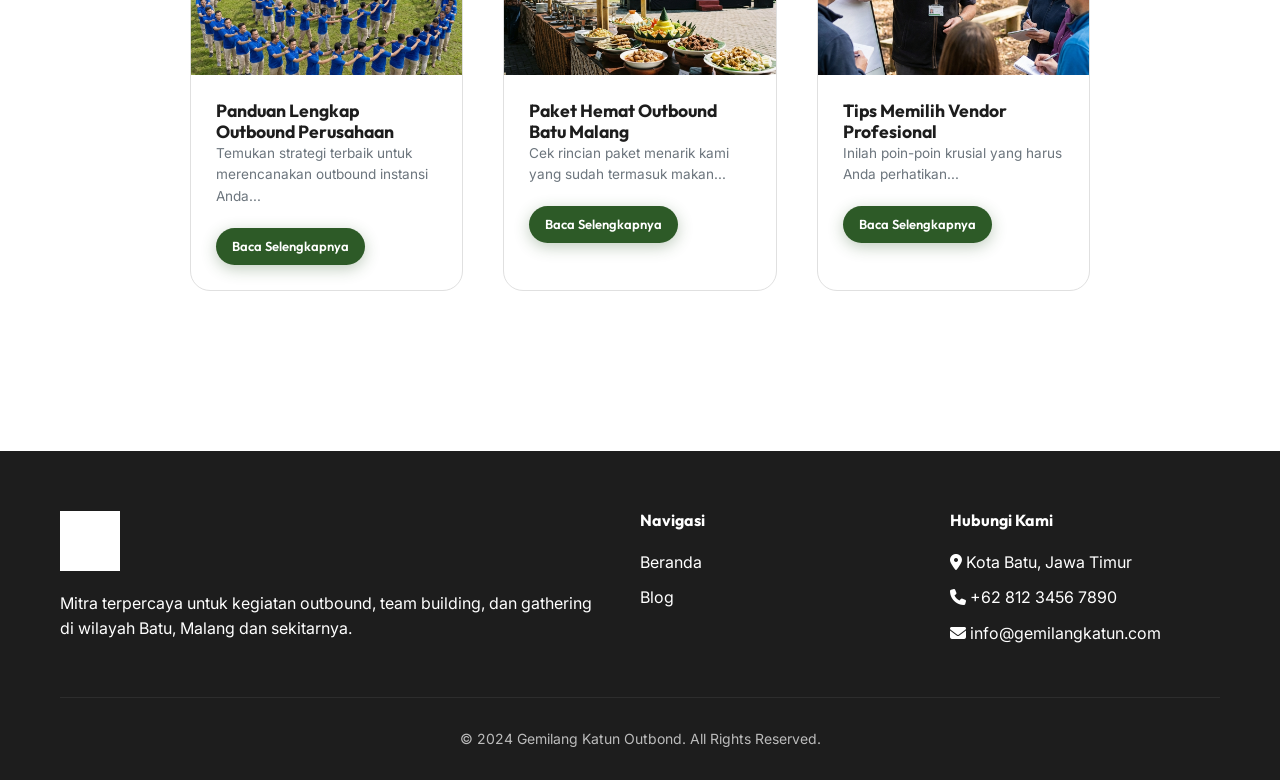
<file: blog-detail-2.html>
<!DOCTYPE html>
<html lang="id">

<head>
    <meta charset="UTF-8">
    <meta name="viewport" content="width=device-width, initial-scale=1.0, maximum-scale=1.0, user-scalable=no">
    <title>Aktivitas Outbound Seru untuk Team Building di Alam Terbuka - Gemilang Katun Outbond</title>
    <link rel="stylesheet" href="style.css">
    <link rel="stylesheet" href="https://cdnjs.cloudflare.com/ajax/libs/font-awesome/6.4.0/css/all.min.css">
</head>

<body>

    <!-- Navbar -->
    <nav class="navbar scrolled" id="navbar">
        <div class="container">
            <a href="index.html" class="nav-logo">
                <img src="images/logo.png" alt="Gemilang Katun Outbond Logo">
            </a>
            <ul class="nav-menu" id="nav-menu">
                <li><a href="index.html" class="nav-link">Beranda</a></li>
                <li><a href="blog.html" class="nav-link active">Blog</a></li>
                <li><a href="https://wa.me/6281234567890" class="btn btn-primary">Pesan Sekarang</a></li>
            </ul>
            <div class="mobile-toggle" id="mobile-toggle">
                <i class="fas fa-bars"></i>
            </div>
        </div>
    </nav>

    <!-- Article Detail -->
    <article class="article-detail">
        <div class="container">
            <div class="article-container">
                <h1 style="font-size: clamp(2rem, 5vw, 3rem); margin-bottom: 20px;">Aktivitas Outbound Seru untuk Team
                    Building di Alam Terbuka</h1>

                <div class="article-meta">
                    <span><i class="fas fa-user"></i> Ahmad Fauzi</span>
                    <span><i class="fas fa-calendar-alt"></i> 22 Februari 2024</span>
                    <span><i class="fas fa-folder"></i> Team Building</span>
                </div>

                <div class="article-main-img">
                    <img src="images/blog-2.jpg" alt="Aktivitas High Rope Outbound">
                    <p class="img-caption">Peserta menantang adrenalin dengan aktivitas high rope di tengah hutan pinus
                        yang asri.</p>
                </div>

                <!-- TOC -->
                <div class="toc" id="toc-container">
                    <div class="toc-header" id="toc-toggle">
                        <h3 style="margin: 0; font-size: 1.2rem;">Daftar Isi Artikel</h3>
                        <i class="fas fa-chevron-down"></i>
                    </div>
                    <ul class="toc-list" id="toc-list" style="display: block;"></ul>
                </div>

                <div class="content" id="article-content">
                    <p>Membangun tim yang solid tidak bisa dilakukan hanya di dalam ruang rapat yang kaku. Terkadang,
                        kita perlu melepaskan diri dari rutinitas kantor dan berinteraksi langsung dengan alam.
                        <strong>Aktivitas outbound</strong> di alam terbuka telah terbukti menjadi salah satu metode
                        paling efektif untuk mencairkan ketegangan antar rekan kerja dan membangun komunikasi yang lebih
                        organik.</p>

                    <p>Di artikel ini, kita akan membahas berbagai jenis permainan dan simulasi luar ruangan yang paling
                        populer digunakan dalam program team building. Gemilang Katun Outbond telah merangkum
                        aktivitas-aktivitas ini berdasarkan tingkat kesulitan, tujuan psikologis, dan tentu saja faktor
                        keseruannya.</p>

                    <h2 id="pentingnya-aktivitas-fisik">Mengapa Aktivitas Fisik Sangat Penting dalam Team Building?</h2>
                    <p>Aktivitas fisik di alam terbuka memicu pelepasan hormon endorfin dan dopamin yang membuat suasana
                        hati menjadi lebih positif. Saat seseorang berada di luar zona nyaman mereka—seperti saat
                        tergantung di ketinggian 10 meter—insting bertahan hidup dan kebutuhan untuk mempercayai orang
                        lain akan muncul secara alami.</p>

                    <blockquote>"Di alam, tidak ada jabatan. Yang ada hanyalah manusia yang saling membutuhkan untuk
                        mencapai tujuan bersama."</blockquote>

                    <p>Melalui simulasi permainan fisik, karakter asli seseorang biasanya akan terlihat. Hal ini sangat
                        berguna bagi pimpinan perusahaan untuk melihat siapa yang memiliki jiwa kepemimpinan alami,
                        siapa yang sangat detail dalam memberikan instruksi, dan siapa yang mampu menjaga semangat tim
                        meskipun dalam kondisi sulit.</p>

                    <h3 id="jenis-permainan-populer">Daftar Jenis Permainan Populer</h3>
                    <ul>
                        <li><strong>Ice Breaking:</strong> Permainan pembuka yang bertujuan untuk menghilangkan rasa
                            canggung antar peserta.</li>
                        <li><strong>Team Synergy:</strong> Simulasi yang membutuhkan sinkronisasi gerakan dan pikiran
                            seluruh anggota tim.</li>
                        <li><strong>Adrenaline Adventure:</strong> Aktivitas yang melibatkan tantangan fisik tinggi
                            seperti flying fox atau rafting.</li>
                    </ul>

                    <div class="promo-banner">
                        <img src="images/promo.gif" alt="Promo Gemilang Katun Outbond">
                    </div>

                    <h2 id="permainan-kerjasama-tim">Simulasi Permainan Kerjasama Tim Terbaik</h2>
                    <p>Salah satu permainan andalan kami adalah <strong>"Giant Puzzle"</strong>. Dalam permainan ini,
                        tim harus menyusun potongan teka-teki raksasa di area yang luas. Tantangannya bukan hanya teknis
                        menyusun, tetapi bagaimana pemimpin tim membagi peran agar tidak ada potongan yang tertukar atau
                        area yang terabaikan.</p>

                    <p><strong>Baca Juga:</strong> <a href="blog-detail-1.html"
                            style="color: var(--primary); font-weight: 600;">Panduan Lengkap Outbound di Batu Malang
                            untuk Perusahaan</a></p>

                    <p>Ada juga permainan <strong>"Acid River"</strong>, di mana tim harus menyeberangi sebuah area
                        (sungai asam imaginer) hanya dengan menggunakan beberapa bilah kayu. Di sini, komunikasi verbal
                        sangat diuji. Jika ada satu orang yang melangkah tanpa aba-aba, maka seluruh tim akan dianggap
                        gagal. Ini adalah simulasi nyata bagaimana kesalahan individu dapat berdampak pada kesuksesan
                        organisasi.</p>

                    <h3 id="tantangan-adrenalin">Menantang Batas Diri dengan Adrenalin</h3>
                    <p>Bagi mereka yang ingin sensasi lebih, aktivitas <em>High Rope Course</em> adalah pilihan yang
                        tepat. Berjalan di atas tali tipis atau meluncur dengan <em>Flying Fox</em> melintasi lembah
                        akan memberikan rasa pencapaian yang luar biasa setelah berhasil melakukannya. Rasa takut yang
                        berhasil dikalahkan akan berubah menjadi rasa percaya diri yang tinggi.</p>

                    <div class="article-main-img" style="margin-top: 30px;">
                        <img src="images/blog-4.jpg" alt="Kolaborasi Tim di Alam">
                        <p class="img-caption">Kerjasama tim dalam memecahkan tantangan fisik di lapangan terbuka.</p>
                    </div>

                    <p>Pastikan setiap aktivitas adrenalin ini didampingi oleh instruktur profesional. Keamanan adalah
                        hal yang mutlak. Peserta harus dipasangi <em>harness</em> dan helm standar internasional sebelum
                        memulai aktivitas berisiko tinggi ini.</p>

                    <h2 id="faq-aktivitas-outbound">FAQ Mengenai Aktivitas Outbound</h2>
                    <div class="faq-container">
                        <div class="faq-item">
                            <div class="faq-question">Apakah saya harus atletis untuk ikut outbound? <i
                                    class="fas fa-plus"></i></div>
                            <div class="faq-answer">Sama sekali tidak. Kami menyediakan berbagai tingkatan permainan,
                                mulai dari yang sangat santai hingga yang menantang. Yang terpenting adalah kemauan
                                untuk mencoba.</div>
                        </div>
                        <div class="faq-item">
                            <div class="faq-question">Bagaimana jika saya takut ketinggian? <i class="fas fa-plus"></i>
                            </div>
                            <div class="faq-answer">Fasilitator kami akan memberikan dukungan moral dan teknis. Kami
                                tidak pernah memaksa peserta, namun kami mendorong mereka untuk menantang batas diri
                                dengan cara yang aman.</div>
                        </div>
                        <div class="faq-item">
                            <div class="faq-question">Apa yang harus dibawa saat outbound? <i class="fas fa-plus"></i>
                            </div>
                            <div class="faq-answer">Pakaian olahraga yang nyaman, sepatu kets atau hiking, topi, tabir
                                surya, dan botol minum pribadi (tumbler).</div>
                        </div>
                    </div>

                    <h2 id="kesimpulan">Kesimpulan</h2>
                    <p>Aktivitas outbound di alam terbuka adalah cara yang sangat menyenangkan dan efektif untuk
                        mempererat hubungan antar manusia. Dengan beragam pilihan simulasi yang ada, Anda dapat
                        menyesuaikan program dengan tujuan yang ingin dicapai oleh tim Anda. Mari mulai petualangan tim
                        Anda bersama Gemilang Katun Outbond sekarang juga!</p>

                    <!-- Share Buttons -->
                    <div class="share-links">
                        <p style="width: 100%; margin-bottom: 10px; font-weight: 600;">Bagikan artikel ini:</p>
                        <a href="#" class="share-btn share-wa" onclick="shareWA()"><i class="fab fa-whatsapp"></i></a>
                        <a href="#" class="share-btn share-fb" onclick="shareFB()"><i class="fab fa-facebook-f"></i></a>
                        <a href="#" class="share-btn share-tw" onclick="shareTW()"><i class="fab fa-twitter"></i></a>
                    </div>

                    <!-- Author -->
                    <div class="author-profile">
                        <div class="author_img">
                            <img src="images/author.jpg" alt="Ahmad Fauzi"
                                style="width: 100px; height: 100px; border-radius: 50%; object-fit: cover;">
                        </div>
                        <div class="author-info">
                            <h3>Ahmad Fauzi</h3>
                            <p>Senior Outbound Facilitator & Strategist di Gemilang Katun Outbond dengan pengalaman
                                lebih dari 10 tahun di bidang pengembangan SDM.</p>
                        </div>
                    </div>
                </div>

                <!-- Related Posts -->
                <section style="margin-top: 80px;">
                    <h2 style="margin-bottom: 30px;">Artikel Terkait</h2>
                    <div class="blog-grid" style="grid-template-columns: repeat(auto-fit, minmax(250px, 1fr));">
                        <!-- Similar related articles link as before -->
                        <div class="blog-card" style="box-shadow: none; border: 1px solid var(--border);">
                            <div class="blog-card-img" style="height: 180px;"><img src="images/blog-1.jpg"
                                    alt="Related 1"></div>
                            <div class="blog-card-content">
                                <h4 style="font-size: 1.1rem;">Panduan Lengkap Outbound Perusahaan</h4>
                                <p style="font-size: 0.85rem;">Temukan strategi terbaik untuk merencanakan outbound
                                    instansi Anda...</p>
                                <a href="blog-detail-1.html" class="btn btn-primary btn-sm"
                                    style="padding: 8px 16px; font-size: 13px;">Baca Selengkapnya</a>
                            </div>
                        </div>
                        <div class="blog-card" style="box-shadow: none; border: 1px solid var(--border);">
                            <div class="blog-card-img" style="height: 180px;"><img src="images/blog-3.jpg"
                                    alt="Related 2"></div>
                            <div class="blog-card-content">
                                <h4 style="font-size: 1.1rem;">Paket Hemat Outbound Batu Malang</h4>
                                <p style="font-size: 0.85rem;">Cek rincian paket menarik kami yang sudah termasuk
                                    makan...</p>
                                <a href="blog-detail-3.html" class="btn btn-primary btn-sm"
                                    style="padding: 8px 16px; font-size: 13px;">Baca Selengkapnya</a>
                            </div>
                        </div>
                        <div class="blog-card" style="box-shadow: none; border: 1px solid var(--border);">
                            <div class="blog-card-img" style="height: 180px;"><img src="images/blog-5.jpg"
                                    alt="Related 3"></div>
                            <div class="blog-card-content">
                                <h4 style="font-size: 1.1rem;">Tips Memilih Vendor Profesional</h4>
                                <p style="font-size: 0.85rem;">Inilah poin-poin krusial yang harus Anda perhatikan...
                                </p>
                                <a href="blog-detail-5.html" class="btn btn-primary btn-sm"
                                    style="padding: 8px 16px; font-size: 13px;">Baca Selengkapnya</a>
                            </div>
                        </div>
                    </div>
                </section>
            </div>
        </div>
    </article>

    <!-- Floating Actions, Footer, Scripts (Same as blog-detail-1.html) -->
    <a href="https://wa.me/6281234567890" class="floating-wa" target="_blank">
        <i class="fab fa-whatsapp"></i>
    </a>
    <div class="floating-up" id="scroll-to-top">
        <i class="fas fa-chevron-up"></i>
    </div>

    <footer>
        <div class="container">
            <div class="footer-grid">
                <div class="footer-about">
                    <div class="footer-logo">
                        <img src="images/logo.png" alt="Gemilang Katun Logo">
                    </div>
                    <p>Mitra terpercaya untuk kegiatan outbound, team building, dan gathering di wilayah Batu, Malang
                        dan sekitarnya.</p>
                </div>
                <div class="footer-nav">
                    <h4>Navigasi</h4>
                    <ul>
                        <li><a href="index.html">Beranda</a></li>
                        <li><a href="blog.html">Blog</a></li>
                    </ul>
                </div>
                <div class="footer-nav">
                    <h4>Hubungi Kami</h4>
                    <ul>
                        <li><i class="fas fa-map-marker-alt"></i> Kota Batu, Jawa Timur</li>
                        <li><i class="fas fa-phone"></i> +62 812 3456 7890</li>
                        <li><i class="fas fa-envelope"></i> info@gemilangkatun.com</li>
                    </ul>
                </div>
            </div>
            <div class="footer-bottom">
                <p>&copy; 2024 Gemilang Katun Outbond. All Rights Reserved.</p>
            </div>
        </div>
    </footer>

    <script>
        // Copy the script block from blog-detail-1.html
        const navbar = document.getElementById('navbar');
        window.addEventListener('scroll', () => {
            if (window.scrollY > 50) navbar.classList.add('scrolled');
        });

        const toggle = document.getElementById('mobile-toggle');
        const menu = document.getElementById('nav-menu');
        toggle.addEventListener('click', () => {
            menu.classList.toggle('active');
            toggle.querySelector('i').classList.toggle('fa-bars');
            toggle.querySelector('i').classList.toggle('fa-times');
        });

        const content = document.getElementById('article-content');
        const tocList = document.getElementById('toc-list');
        const headings = content.querySelectorAll('h2, h3');
        headings.forEach(heading => {
            const li = document.createElement('li');
            li.style.marginLeft = heading.tagName === 'H3' ? '20px' : '0';
            const a = document.createElement('a'); a.href = '#' + heading.id; a.textContent = heading.textContent;
            li.appendChild(a); tocList.appendChild(li);
        });

        const tocToggle = document.getElementById('toc-toggle');
        tocToggle.addEventListener('click', () => {
            tocList.style.display = tocList.style.display === 'none' ? 'block' : 'none';
            tocToggle.querySelector('i').classList.toggle('fa-chevron-down');
            tocToggle.querySelector('i').classList.toggle('fa-chevron-up');
        });

        const faqQuestions = document.querySelectorAll('.faq-question');
        faqQuestions.forEach(q => {
            q.addEventListener('click', () => {
                const answer = q.nextElementSibling;
                const icon = q.querySelector('i');
                if (answer.style.display === 'block') { answer.style.display = 'none'; icon.className = 'fas fa-plus'; }
                else { answer.style.display = 'block'; icon.className = 'fas fa-minus'; }
            });
        });

        const pageUrl = window.location.href; const pageTitle = document.title;
        function shareWA() { window.open(`https://wa.me/?text=${encodeURIComponent(pageTitle + ' ' + pageUrl)}`, '_blank'); }
        function shareFB() { window.open(`https://www.facebook.com/sharer/sharer.php?u=${encodeURIComponent(pageUrl)}`, '_blank'); }
        function shareTW() { window.open(`https://twitter.com/intent/tweet?text=${encodeURIComponent(pageTitle)}&url=${encodeURIComponent(pageUrl)}`, '_blank'); }

        const scrollBtn = document.getElementById('scroll-to-top');
        window.addEventListener('scroll', () => {
            if (window.scrollY > 300) scrollBtn.classList.add('active');
            else scrollBtn.classList.remove('active');
        });
        scrollBtn.addEventListener('click', () => { window.scrollTo({ top: 0, behavior: 'smooth' }); });
    </script>
</body>

</html>
</file>
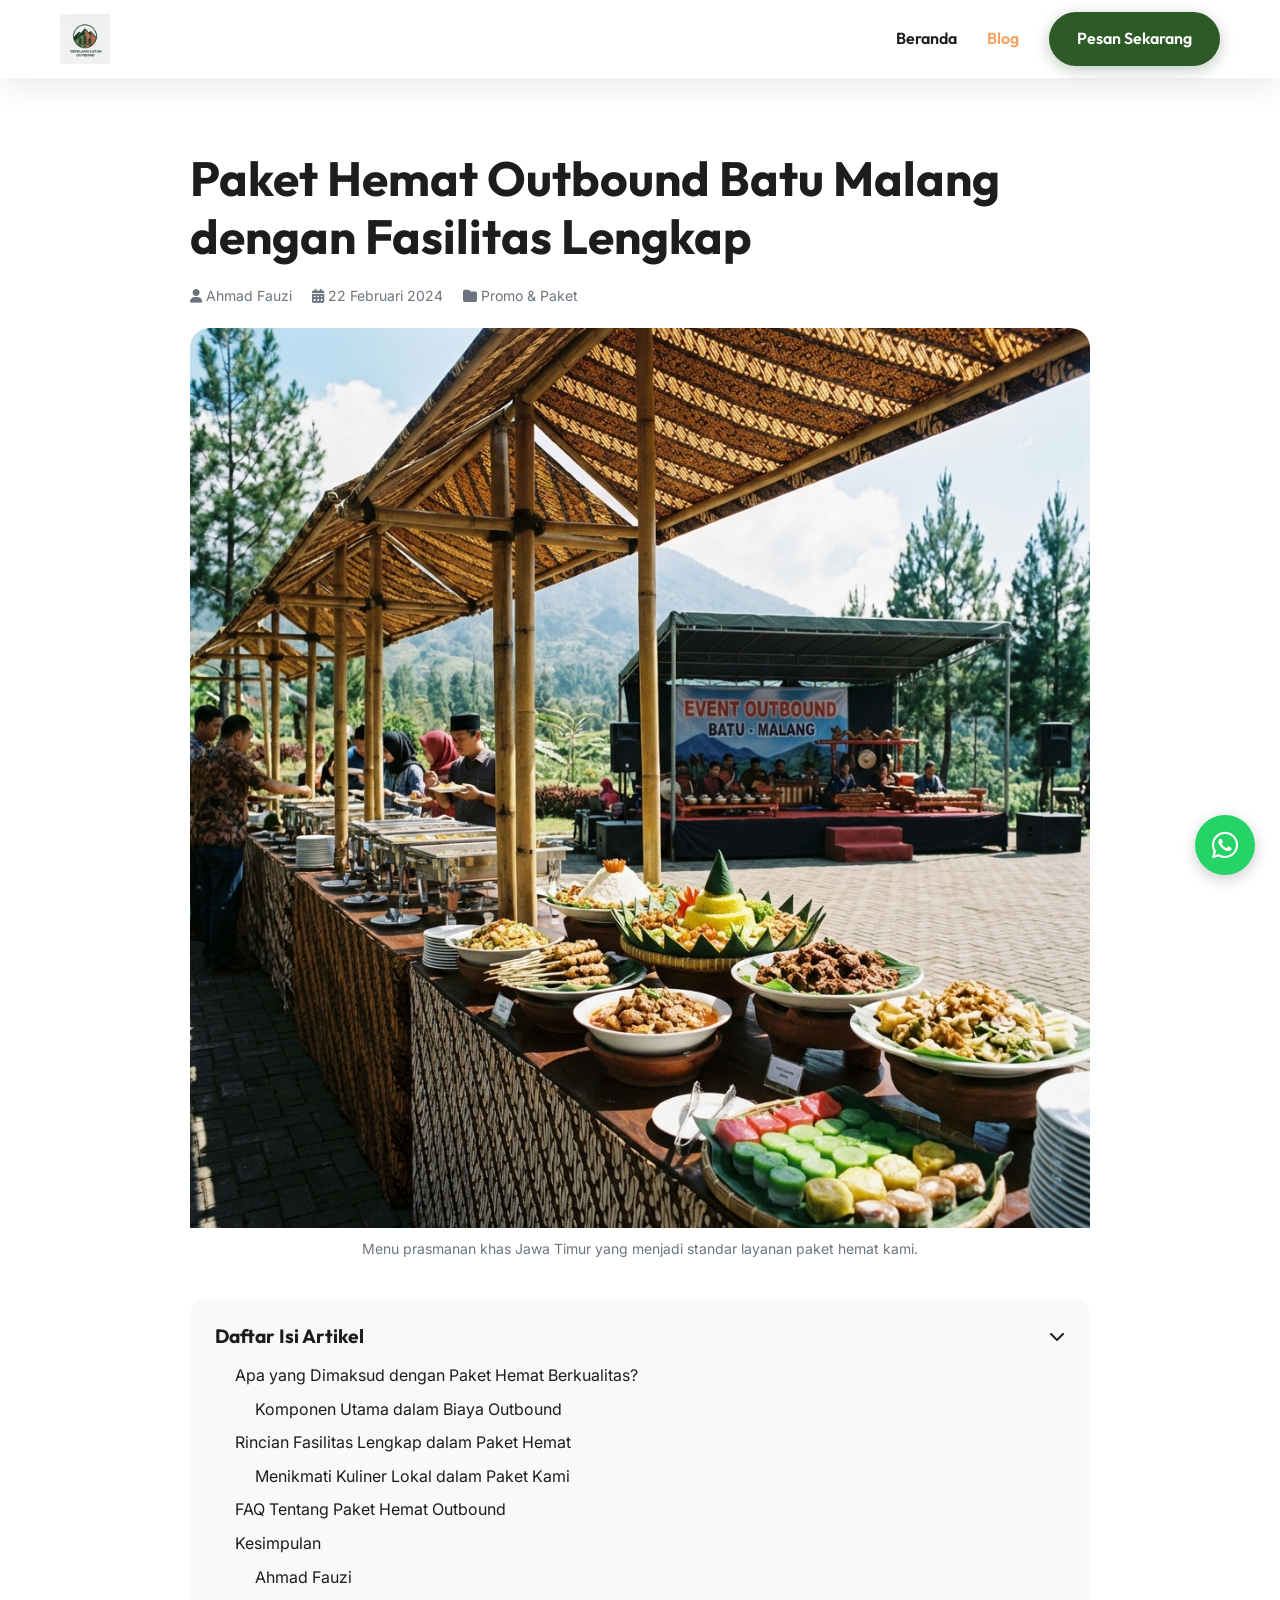
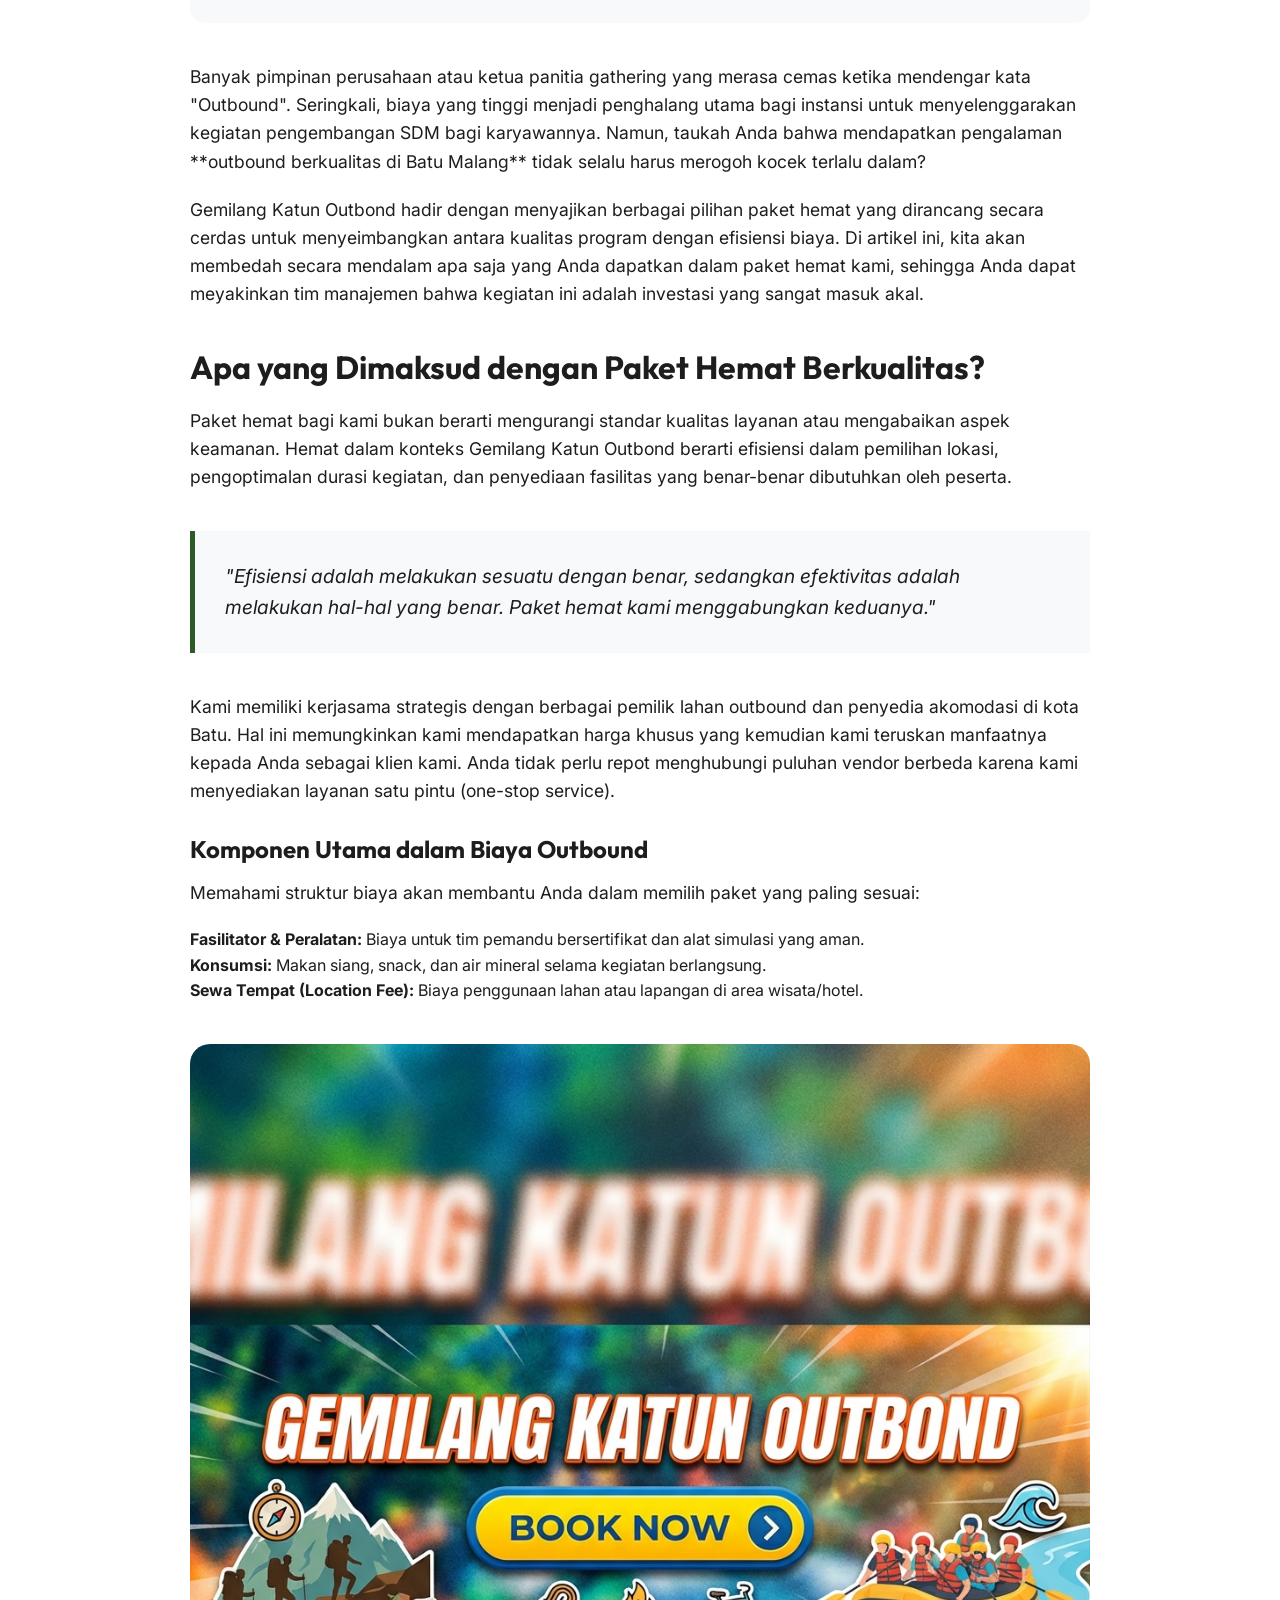
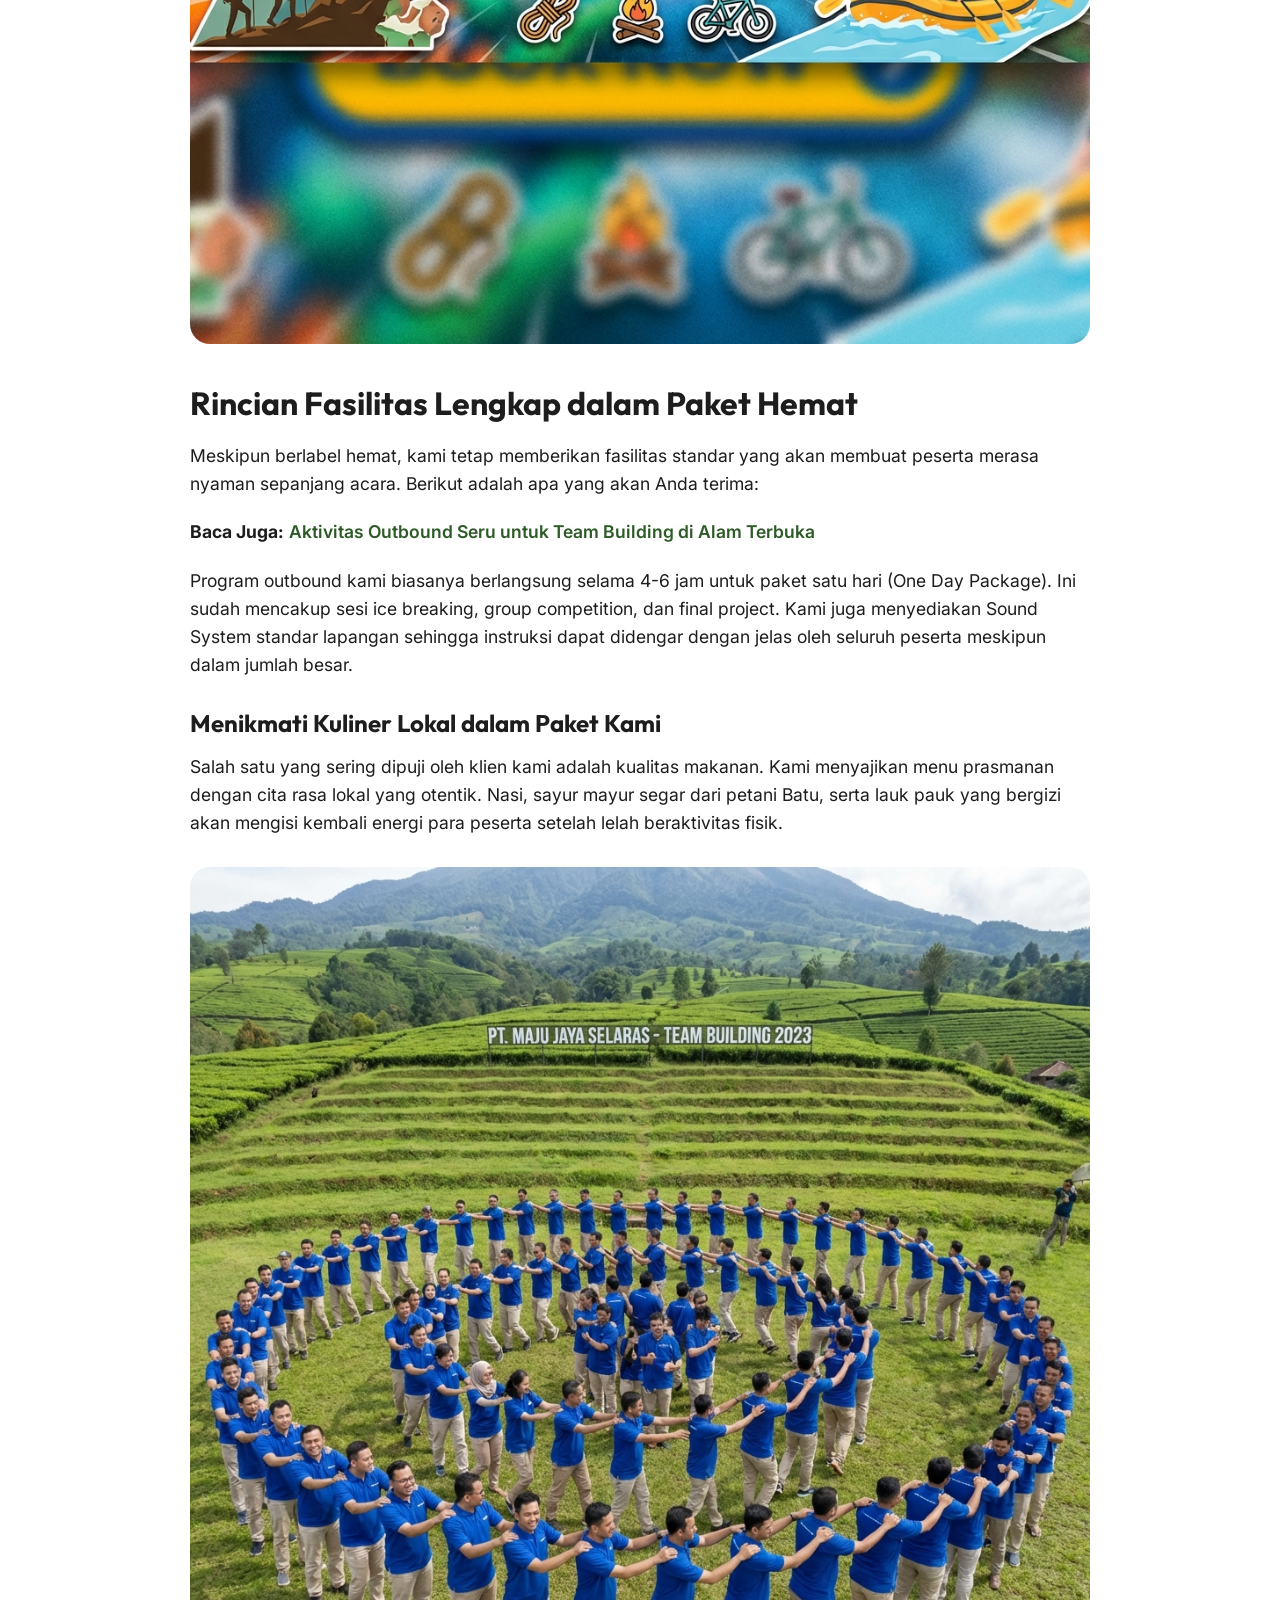
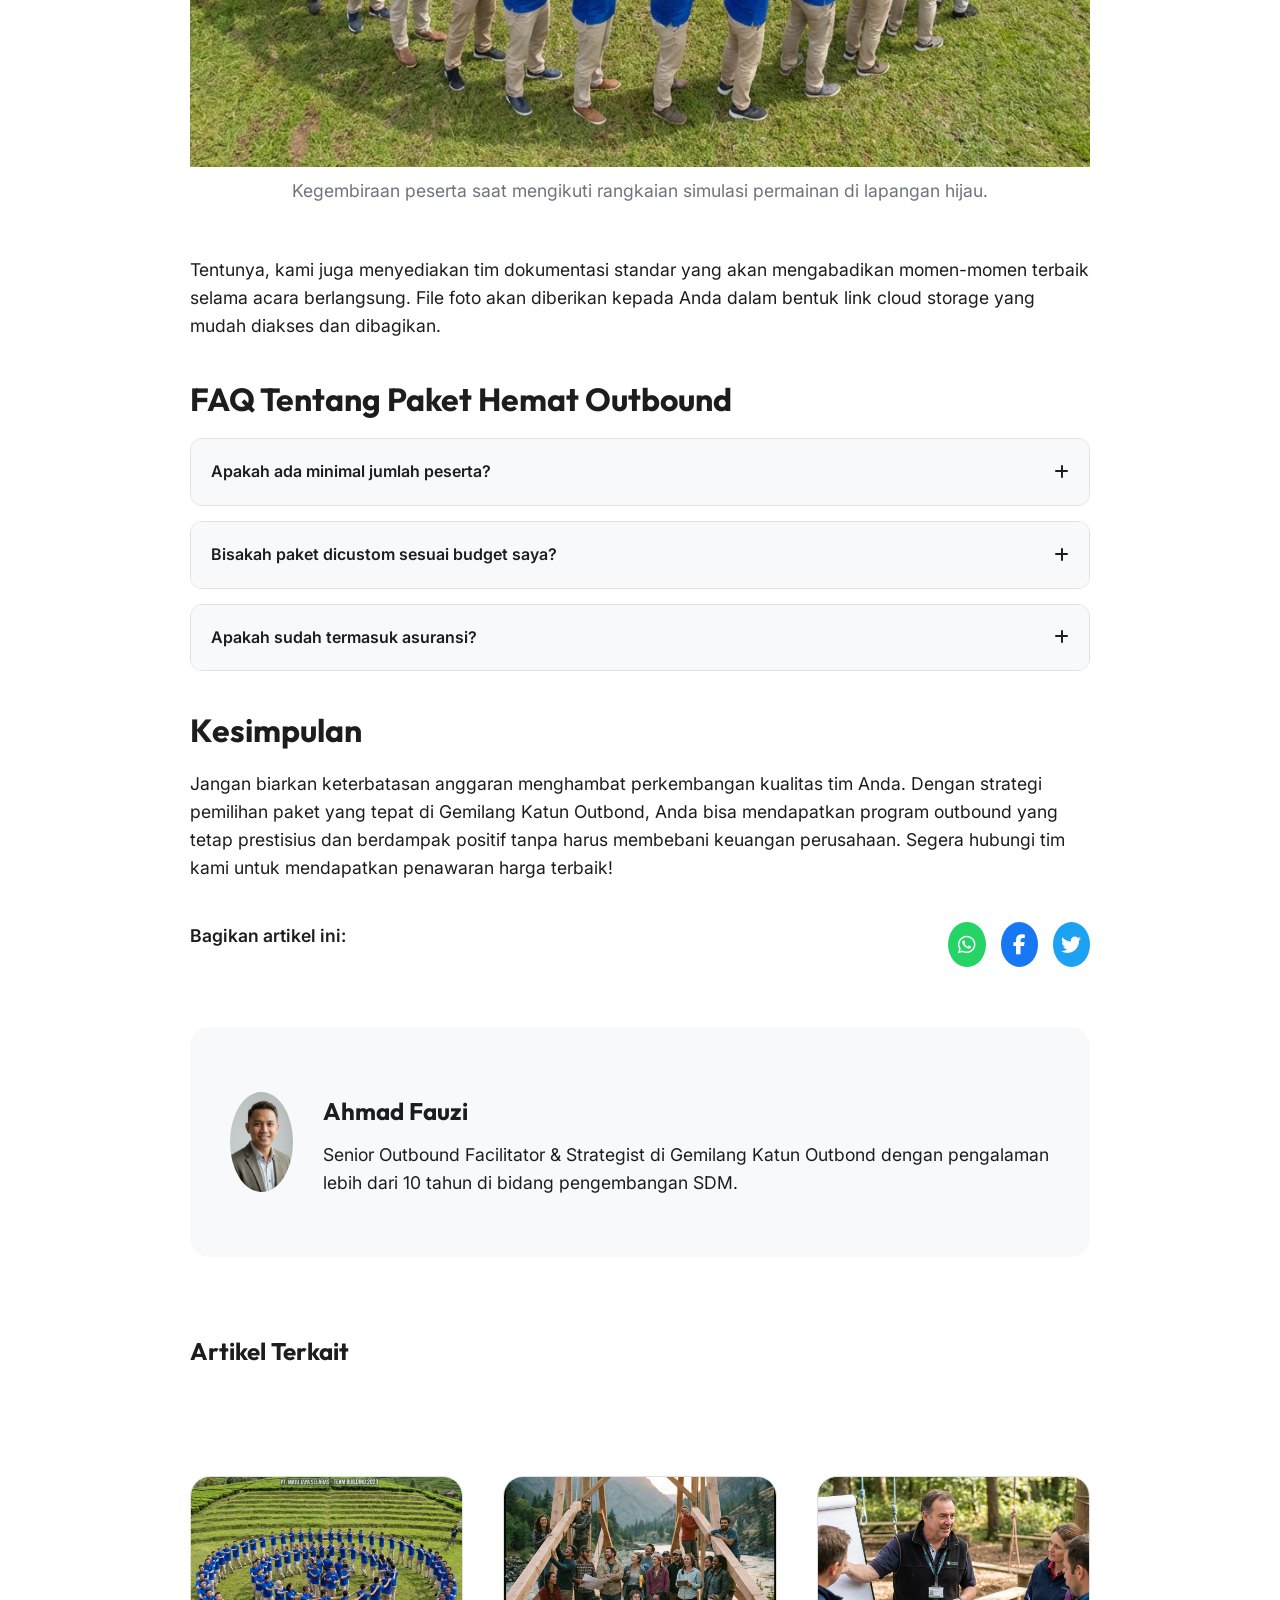
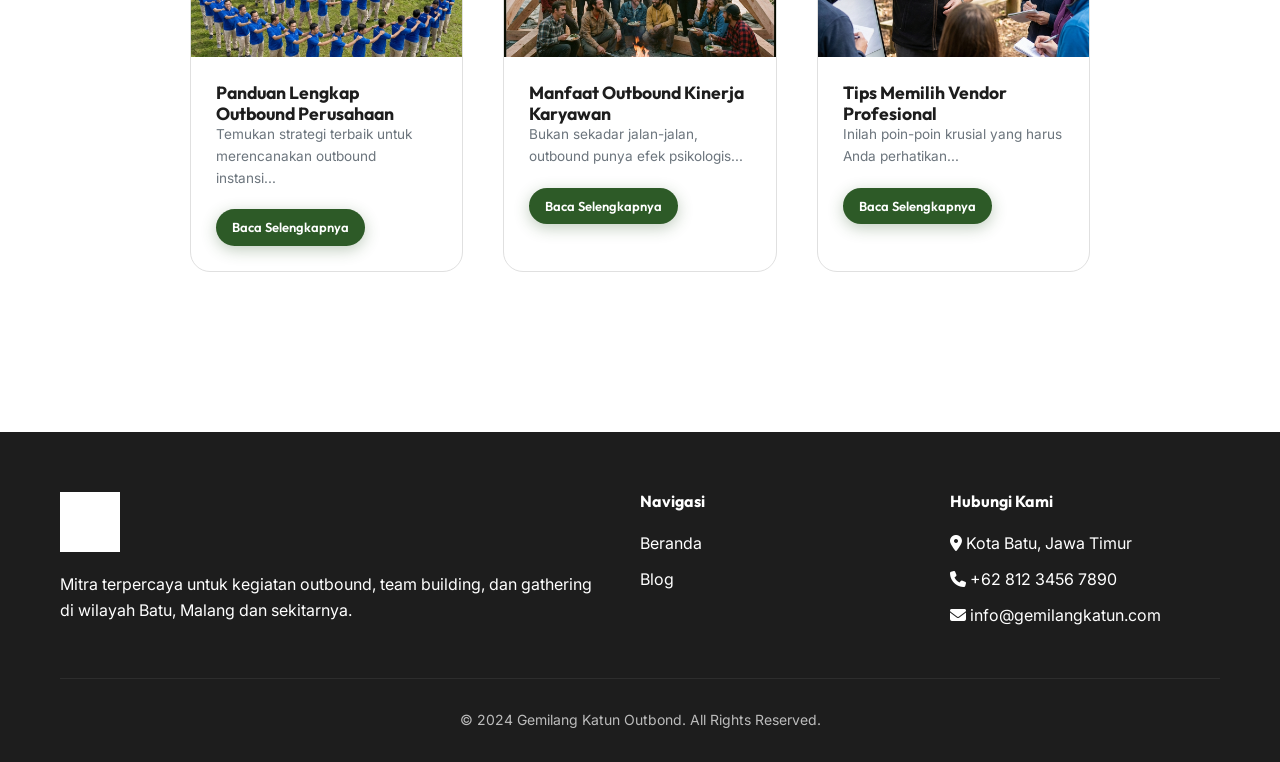
<file: blog-detail-3.html>
<!DOCTYPE html>
<html lang="id">

<head>
    <meta charset="UTF-8">
    <meta name="viewport" content="width=device-width, initial-scale=1.0, maximum-scale=1.0, user-scalable=no">
    <title>Paket Hemat Outbound Batu Malang dengan Fasilitas Lengkap - Gemilang Katun Outbond</title>
    <link rel="stylesheet" href="style.css">
    <link rel="stylesheet" href="https://cdnjs.cloudflare.com/ajax/libs/font-awesome/6.4.0/css/all.min.css">
</head>

<body>

    <!-- Navbar -->
    <nav class="navbar scrolled" id="navbar">
        <div class="container">
            <a href="index.html" class="nav-logo">
                <img src="images/logo.png" alt="Gemilang Katun Outbond Logo">
            </a>
            <ul class="nav-menu" id="nav-menu">
                <li><a href="index.html" class="nav-link">Beranda</a></li>
                <li><a href="blog.html" class="nav-link active">Blog</a></li>
                <li><a href="https://wa.me/6281234567890" class="btn btn-primary">Pesan Sekarang</a></li>
            </ul>
            <div class="mobile-toggle" id="mobile-toggle">
                <i class="fas fa-bars"></i>
            </div>
        </div>
    </nav>

    <!-- Article Detail -->
    <article class="article-detail">
        <div class="container">
            <div class="article-container">
                <h1 style="font-size: clamp(2rem, 5vw, 3rem); margin-bottom: 20px;">Paket Hemat Outbound Batu Malang
                    dengan Fasilitas Lengkap</h1>

                <div class="article-meta">
                    <span><i class="fas fa-user"></i> Ahmad Fauzi</span>
                    <span><i class="fas fa-calendar-alt"></i> 22 Februari 2024</span>
                    <span><i class="fas fa-folder"></i> Promo & Paket</span>
                </div>

                <div class="article-main-img">
                    <img src="images/blog-3.jpg" alt="Fasilitas Makan Outbound">
                    <p class="img-caption">Menu prasmanan khas Jawa Timur yang menjadi standar layanan paket hemat kami.
                    </p>
                </div>

                <!-- TOC -->
                <div class="toc" id="toc-container">
                    <div class="toc-header" id="toc-toggle">
                        <h3 style="margin: 0; font-size: 1.2rem;">Daftar Isi Artikel</h3>
                        <i class="fas fa-chevron-down"></i>
                    </div>
                    <ul class="toc-list" id="toc-list" style="display: block;"></ul>
                </div>

                <div class="content" id="article-content">
                    <p>Banyak pimpinan perusahaan atau ketua panitia gathering yang merasa cemas ketika mendengar kata
                        "Outbound". Seringkali, biaya yang tinggi menjadi penghalang utama bagi instansi untuk
                        menyelenggarakan kegiatan pengembangan SDM bagi karyawannya. Namun, taukah Anda bahwa
                        mendapatkan pengalaman **outbound berkualitas di Batu Malang** tidak selalu harus merogoh kocek
                        terlalu dalam?</p>

                    <p>Gemilang Katun Outbond hadir dengan menyajikan berbagai pilihan paket hemat yang dirancang secara
                        cerdas untuk menyeimbangkan antara kualitas program dengan efisiensi biaya. Di artikel ini, kita
                        akan membedah secara mendalam apa saja yang Anda dapatkan dalam paket hemat kami, sehingga Anda
                        dapat meyakinkan tim manajemen bahwa kegiatan ini adalah investasi yang sangat masuk akal.</p>

                    <h2 id="definisi-paket-hemat">Apa yang Dimaksud dengan Paket Hemat Berkualitas?</h2>
                    <p>Paket hemat bagi kami bukan berarti mengurangi standar kualitas layanan atau mengabaikan aspek
                        keamanan. Hemat dalam konteks Gemilang Katun Outbond berarti efisiensi dalam pemilihan lokasi,
                        pengoptimalan durasi kegiatan, dan penyediaan fasilitas yang benar-benar dibutuhkan oleh
                        peserta.</p>

                    <blockquote>"Efisiensi adalah melakukan sesuatu dengan benar, sedangkan efektivitas adalah melakukan
                        hal-hal yang benar. Paket hemat kami menggabungkan keduanya."</blockquote>

                    <p>Kami memiliki kerjasama strategis dengan berbagai pemilik lahan outbound dan penyedia akomodasi
                        di kota Batu. Hal ini memungkinkan kami mendapatkan harga khusus yang kemudian kami teruskan
                        manfaatnya kepada Anda sebagai klien kami. Anda tidak perlu repot menghubungi puluhan vendor
                        berbeda karena kami menyediakan layanan satu pintu (one-stop service).</p>

                    <h3 id="komponen-biaya-outbound">Komponen Utama dalam Biaya Outbound</h3>
                    <p>Memahami struktur biaya akan membantu Anda dalam memilih paket yang paling sesuai:</p>
                    <ul>
                        <li><strong>Fasilitator & Peralatan:</strong> Biaya untuk tim pemandu bersertifikat dan alat
                            simulasi yang aman.</li>
                        <li><strong>Konsumsi:</strong> Makan siang, snack, dan air mineral selama kegiatan berlangsung.
                        </li>
                        <li><strong>Sewa Tempat (Location Fee):</strong> Biaya penggunaan lahan atau lapangan di area
                            wisata/hotel.</li>
                    </ul>

                    <div class="promo-banner">
                        <img src="images/promo.gif" alt="Promo Gemilang Katun Outbond">
                    </div>

                    <h2 id="rincian-fasilitas-paket">Rincian Fasilitas Lengkap dalam Paket Hemat</h2>
                    <p>Meskipun berlabel hemat, kami tetap memberikan fasilitas standar yang akan membuat peserta merasa
                        nyaman sepanjang acara. Berikut adalah apa yang akan Anda terima:</p>

                    <p><strong>Baca Juga:</strong> <a href="blog-detail-2.html"
                            style="color: var(--primary); font-weight: 600;">Aktivitas Outbound Seru untuk Team Building
                            di Alam Terbuka</a></p>

                    <p>Program outbound kami biasanya berlangsung selama 4-6 jam untuk paket satu hari (One Day
                        Package). Ini sudah mencakup sesi ice breaking, group competition, dan final project. Kami juga
                        menyediakan Sound System standar lapangan sehingga instruksi dapat didengar dengan jelas oleh
                        seluruh peserta meskipun dalam jumlah besar.</p>

                    <h3 id="aspek-kuliner-gathering">Menikmati Kuliner Lokal dalam Paket Kami</h3>
                    <p>Salah satu yang sering dipuji oleh klien kami adalah kualitas makanan. Kami menyajikan menu
                        prasmanan dengan cita rasa lokal yang otentik. Nasi, sayur mayur segar dari petani Batu, serta
                        lauk pauk yang bergizi akan mengisi kembali energi para peserta setelah lelah beraktivitas
                        fisik.</p>

                    <div class="article-main-img" style="margin-top: 30px;">
                        <img src="images/blog-1.jpg" alt="Antusiasme Peserta Outbound">
                        <p class="img-caption">Kegembiraan peserta saat mengikuti rangkaian simulasi permainan di
                            lapangan hijau.</p>
                    </div>

                    <p>Tentunya, kami juga menyediakan tim dokumentasi standar yang akan mengabadikan momen-momen
                        terbaik selama acara berlangsung. File foto akan diberikan kepada Anda dalam bentuk link cloud
                        storage yang mudah diakses dan dibagikan.</p>

                    <h2 id="faq-paket-hemat">FAQ Tentang Paket Hemat Outbound</h2>
                    <div class="faq-container">
                        <div class="faq-item">
                            <div class="faq-question">Apakah ada minimal jumlah peserta? <i class="fas fa-plus"></i>
                            </div>
                            <div class="faq-answer">Untuk mendapatkan harga paket hemat yang optimal, kami menyarankan
                                minimal jumlah peserta adalah 20 orang. Namun kami tetap melayani kelompok dalam jumlah
                                yang lebih kecil dengan penyesuaian harga.</div>
                        </div>
                        <div class="faq-item">
                            <div class="faq-question">Bisakah paket dicustom sesuai budget saya? <i
                                    class="fas fa-plus"></i></div>
                            <div class="faq-answer">Sangat bisa! Tim marketing kami sangat fleksibel dalam menyesuaikan
                                komponen fasilitas agar tetap masuk dalam rencana anggaran perusahaan Anda.</div>
                        </div>
                        <div class="faq-item">
                            <div class="faq-question">Apakah sudah termasuk asuransi? <i class="fas fa-plus"></i></div>
                            <div class="faq-answer">Beberapa paket kami sudah termasuk asuransi perjalanan/aktivitas.
                                Untuk paket paling hemat, asuransi bersifat opsional yang dapat ditambahkan sesuai
                                permintaan.</div>
                        </div>
                    </div>

                    <h2 id="kesimpulan">Kesimpulan</h2>
                    <p>Jangan biarkan keterbatasan anggaran menghambat perkembangan kualitas tim Anda. Dengan strategi
                        pemilihan paket yang tepat di Gemilang Katun Outbond, Anda bisa mendapatkan program outbound
                        yang tetap prestisius dan berdampak positif tanpa harus membebani keuangan perusahaan. Segera
                        hubungi tim kami untuk mendapatkan penawaran harga terbaik!</p>

                    <!-- Share Buttons -->
                    <div class="share-links">
                        <p style="width: 100%; margin-bottom: 10px; font-weight: 600;">Bagikan artikel ini:</p>
                        <a href="#" class="share-btn share-wa" onclick="shareWA()"><i class="fab fa-whatsapp"></i></a>
                        <a href="#" class="share-btn share-fb" onclick="shareFB()"><i class="fab fa-facebook-f"></i></a>
                        <a href="#" class="share-btn share-tw" onclick="shareTW()"><i class="fab fa-twitter"></i></a>
                    </div>

                    <!-- Author -->
                    <div class="author-profile">
                        <div class="author_img">
                            <img src="images/author.jpg" alt="Ahmad Fauzi"
                                style="width: 100px; height: 100px; border-radius: 50%; object-fit: cover;">
                        </div>
                        <div class="author-info">
                            <h3>Ahmad Fauzi</h3>
                            <p>Senior Outbound Facilitator & Strategist di Gemilang Katun Outbond dengan pengalaman
                                lebih dari 10 tahun di bidang pengembangan SDM.</p>
                        </div>
                    </div>
                </div>

                <!-- Related Posts -->
                <section style="margin-top: 80px;">
                    <h2 style="margin-bottom: 30px;">Artikel Terkait</h2>
                    <div class="blog-grid" style="grid-template-columns: repeat(auto-fit, minmax(250px, 1fr));">
                        <div class="blog-card" style="box-shadow: none; border: 1px solid var(--border);">
                            <div class="blog-card-img" style="height: 180px;"><img src="images/blog-1.jpg"
                                    alt="Related 1"></div>
                            <div class="blog-card-content">
                                <h4 style="font-size: 1.1rem;">Panduan Lengkap Outbound Perusahaan</h4>
                                <p style="font-size: 0.85rem;">Temukan strategi terbaik untuk merencanakan outbound
                                    instansi...</p>
                                <a href="blog-detail-1.html" class="btn btn-primary btn-sm"
                                    style="padding: 8px 16px; font-size: 13px;">Baca Selengkapnya</a>
                            </div>
                        </div>
                        <div class="blog-card" style="box-shadow: none; border: 1px solid var(--border);">
                            <div class="blog-card-img" style="height: 180px;"><img src="images/blog-4.jpg"
                                    alt="Related 2"></div>
                            <div class="blog-card-content">
                                <h4 style="font-size: 1.1rem;">Manfaat Outbound Kinerja Karyawan</h4>
                                <p style="font-size: 0.85rem;">Bukan sekadar jalan-jalan, outbound punya efek
                                    psikologis...</p>
                                <a href="blog-detail-4.html" class="btn btn-primary btn-sm"
                                    style="padding: 8px 16px; font-size: 13px;">Baca Selengkapnya</a>
                            </div>
                        </div>
                        <div class="blog-card" style="box-shadow: none; border: 1px solid var(--border);">
                            <div class="blog-card-img" style="height: 180px;"><img src="images/blog-5.jpg"
                                    alt="Related 3"></div>
                            <div class="blog-card-content">
                                <h4 style="font-size: 1.1rem;">Tips Memilih Vendor Profesional</h4>
                                <p style="font-size: 0.85rem;">Inilah poin-poin krusial yang harus Anda perhatikan...
                                </p>
                                <a href="blog-detail-5.html" class="btn btn-primary btn-sm"
                                    style="padding: 8px 16px; font-size: 13px;">Baca Selengkapnya</a>
                            </div>
                        </div>
                    </div>
                </section>
            </div>
        </div>
    </article>

    <!-- Floating Actions, Footer, Scripts (Same as blog-detail-1.html) -->
    <a href="https://wa.me/6281234567890" class="floating-wa" target="_blank">
        <i class="fab fa-whatsapp"></i>
    </a>
    <div class="floating-up" id="scroll-to-top">
        <i class="fas fa-chevron-up"></i>
    </div>

    <footer>
        <div class="container">
            <div class="footer-grid">
                <div class="footer-about">
                    <div class="footer-logo">
                        <img src="images/logo.png" alt="Gemilang Katun Logo">
                    </div>
                    <p>Mitra terpercaya untuk kegiatan outbound, team building, dan gathering di wilayah Batu, Malang
                        dan sekitarnya.</p>
                </div>
                <div class="footer-nav">
                    <h4>Navigasi</h4>
                    <ul>
                        <li><a href="index.html">Beranda</a></li>
                        <li><a href="blog.html">Blog</a></li>
                    </ul>
                </div>
                <div class="footer-nav">
                    <h4>Hubungi Kami</h4>
                    <ul>
                        <li><i class="fas fa-map-marker-alt"></i> Kota Batu, Jawa Timur</li>
                        <li><i class="fas fa-phone"></i> +62 812 3456 7890</li>
                        <li><i class="fas fa-envelope"></i> info@gemilangkatun.com</li>
                    </ul>
                </div>
            </div>
            <div class="footer-bottom">
                <p>&copy; 2024 Gemilang Katun Outbond. All Rights Reserved.</p>
            </div>
        </div>
    </footer>

    <script>
        const navbar = document.getElementById('navbar');
        window.addEventListener('scroll', () => {
            if (window.scrollY > 50) navbar.classList.add('scrolled');
        });

        const toggle = document.getElementById('mobile-toggle');
        const menu = document.getElementById('nav-menu');
        toggle.addEventListener('click', () => {
            menu.classList.toggle('active');
            toggle.querySelector('i').classList.toggle('fa-bars');
            toggle.querySelector('i').classList.toggle('fa-times');
        });

        const content = document.getElementById('article-content');
        const tocList = document.getElementById('toc-list');
        const headings = content.querySelectorAll('h2, h3');
        headings.forEach(heading => {
            const li = document.createElement('li');
            li.style.marginLeft = heading.tagName === 'H3' ? '20px' : '0';
            const a = document.createElement('a'); a.href = '#' + heading.id; a.textContent = heading.textContent;
            li.appendChild(a); tocList.appendChild(li);
        });

        const tocToggle = document.getElementById('toc-toggle');
        tocToggle.addEventListener('click', () => {
            tocList.style.display = tocList.style.display === 'none' ? 'block' : 'none';
            tocToggle.querySelector('i').classList.toggle('fa-chevron-down');
            tocToggle.querySelector('i').classList.toggle('fa-chevron-up');
        });

        const faqQuestions = document.querySelectorAll('.faq-question');
        faqQuestions.forEach(q => {
            q.addEventListener('click', () => {
                const answer = q.nextElementSibling;
                const icon = q.querySelector('i');
                if (answer.style.display === 'block') { answer.style.display = 'none'; icon.className = 'fas fa-plus'; }
                else { answer.style.display = 'block'; icon.className = 'fas fa-minus'; }
            });
        });

        const pageUrl = window.location.href; const pageTitle = document.title;
        function shareWA() { window.open(`https://wa.me/?text=${encodeURIComponent(pageTitle + ' ' + pageUrl)}`, '_blank'); }
        function shareFB() { window.open(`https://www.facebook.com/sharer/sharer.php?u=${encodeURIComponent(pageUrl)}`, '_blank'); }
        function shareTW() { window.open(`https://twitter.com/intent/tweet?text=${encodeURIComponent(pageTitle)}&url=${encodeURIComponent(pageUrl)}`, '_blank'); }

        const scrollBtn = document.getElementById('scroll-to-top');
        window.addEventListener('scroll', () => {
            if (window.scrollY > 300) scrollBtn.classList.add('active');
            else scrollBtn.classList.remove('active');
        });
        scrollBtn.addEventListener('click', () => { window.scrollTo({ top: 0, behavior: 'smooth' }); });
    </script>
</body>

</html>
</file>
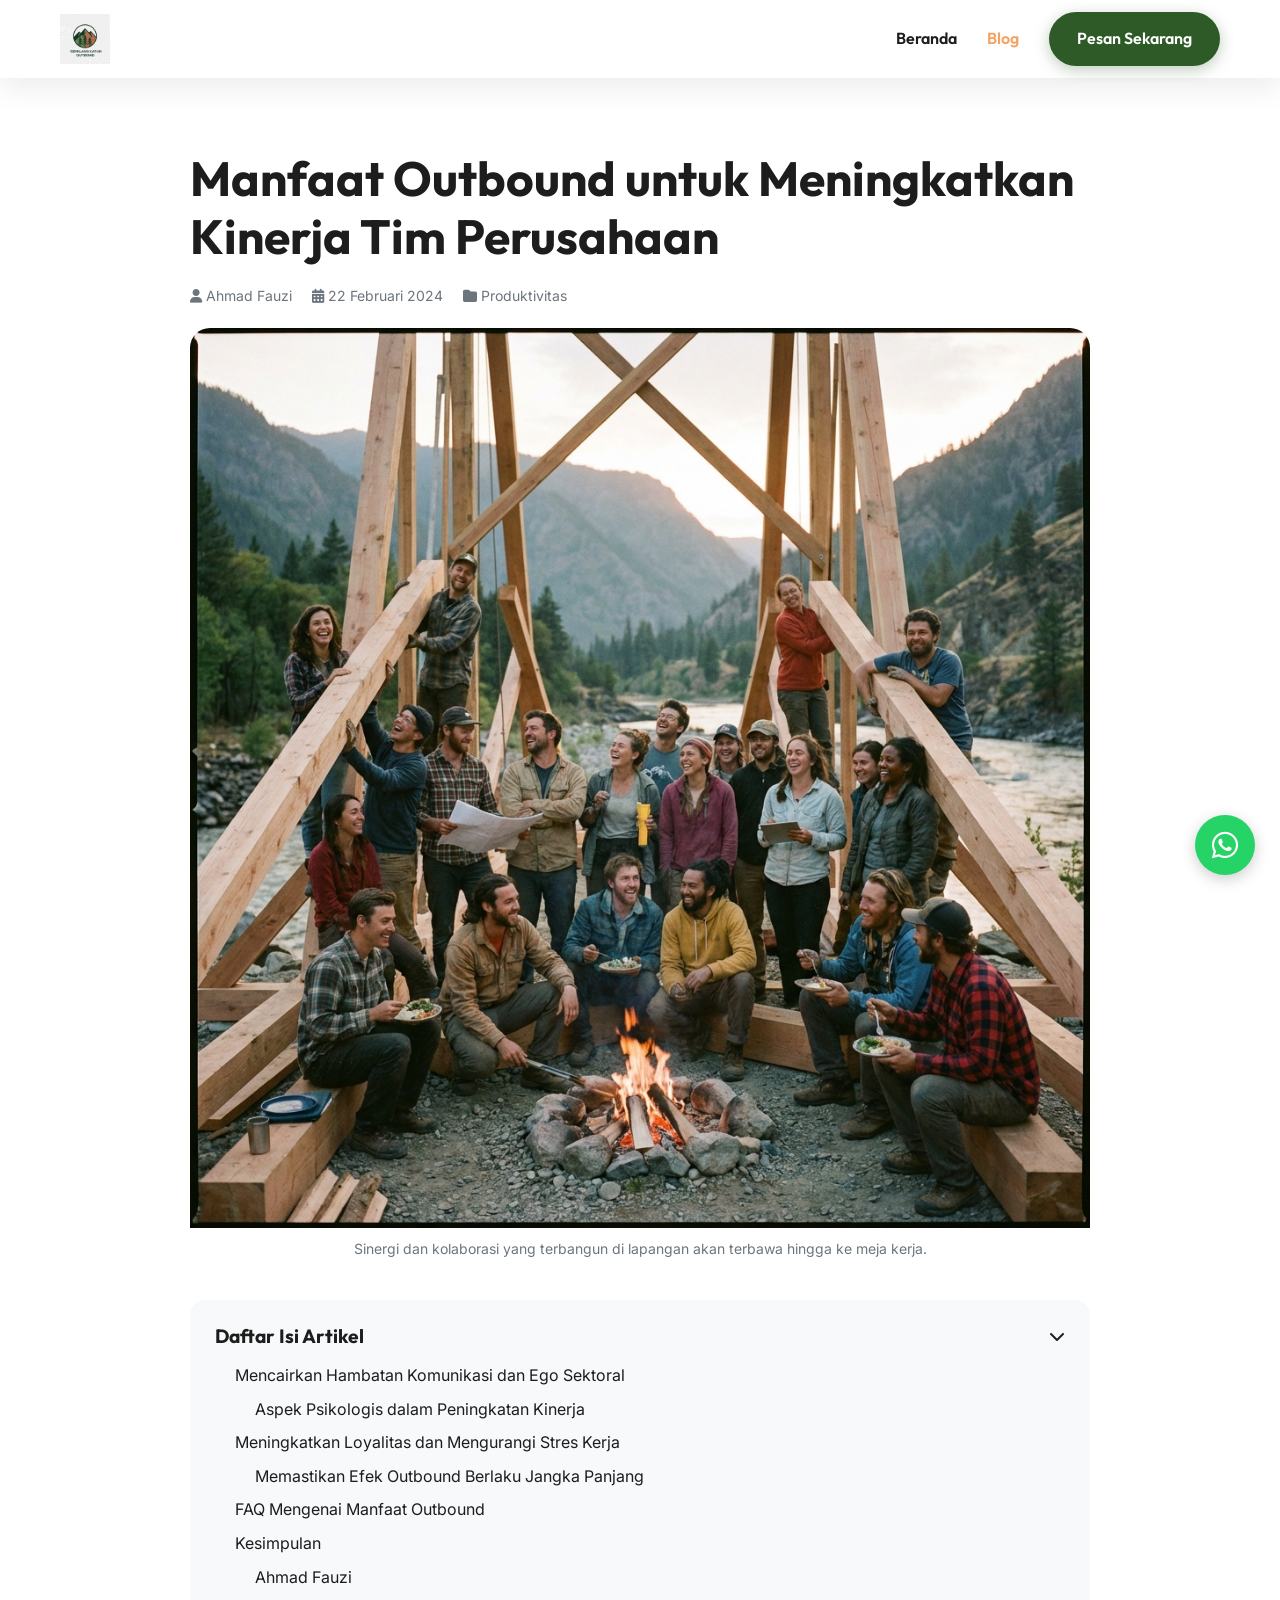
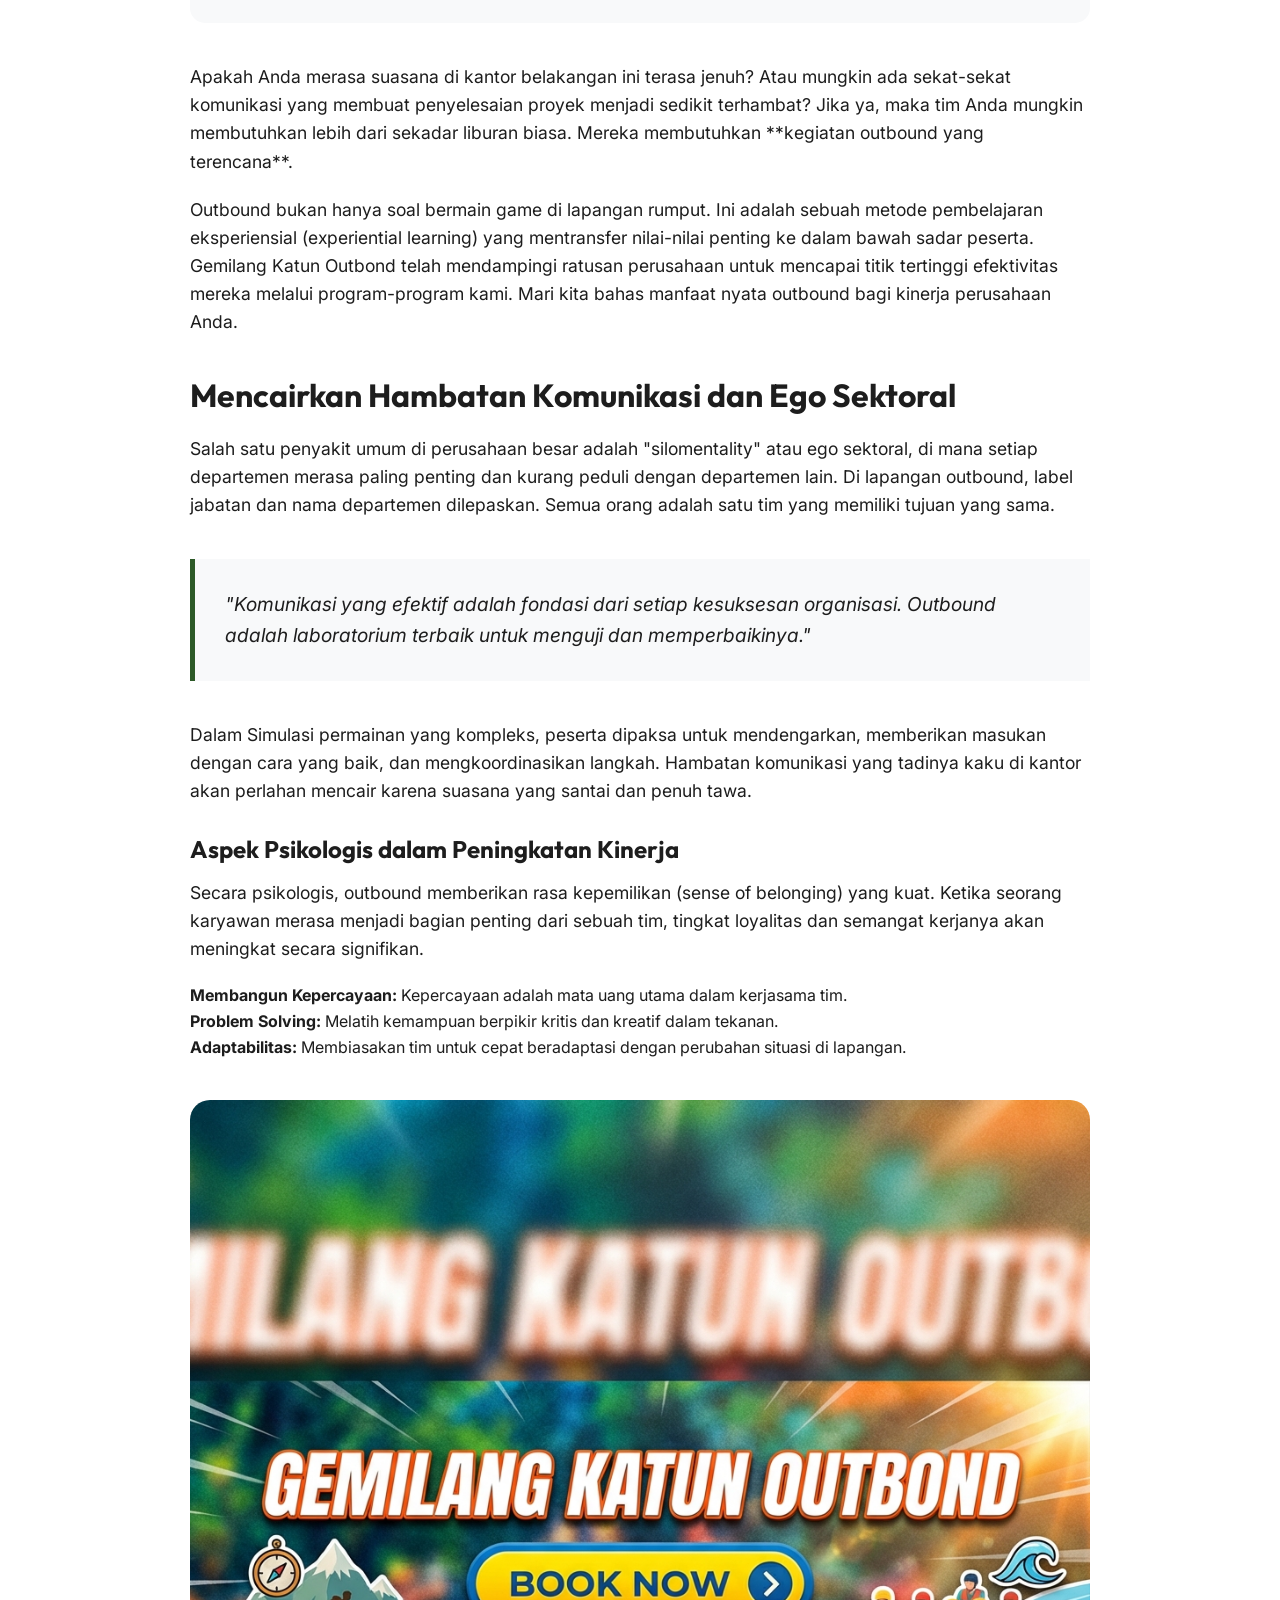
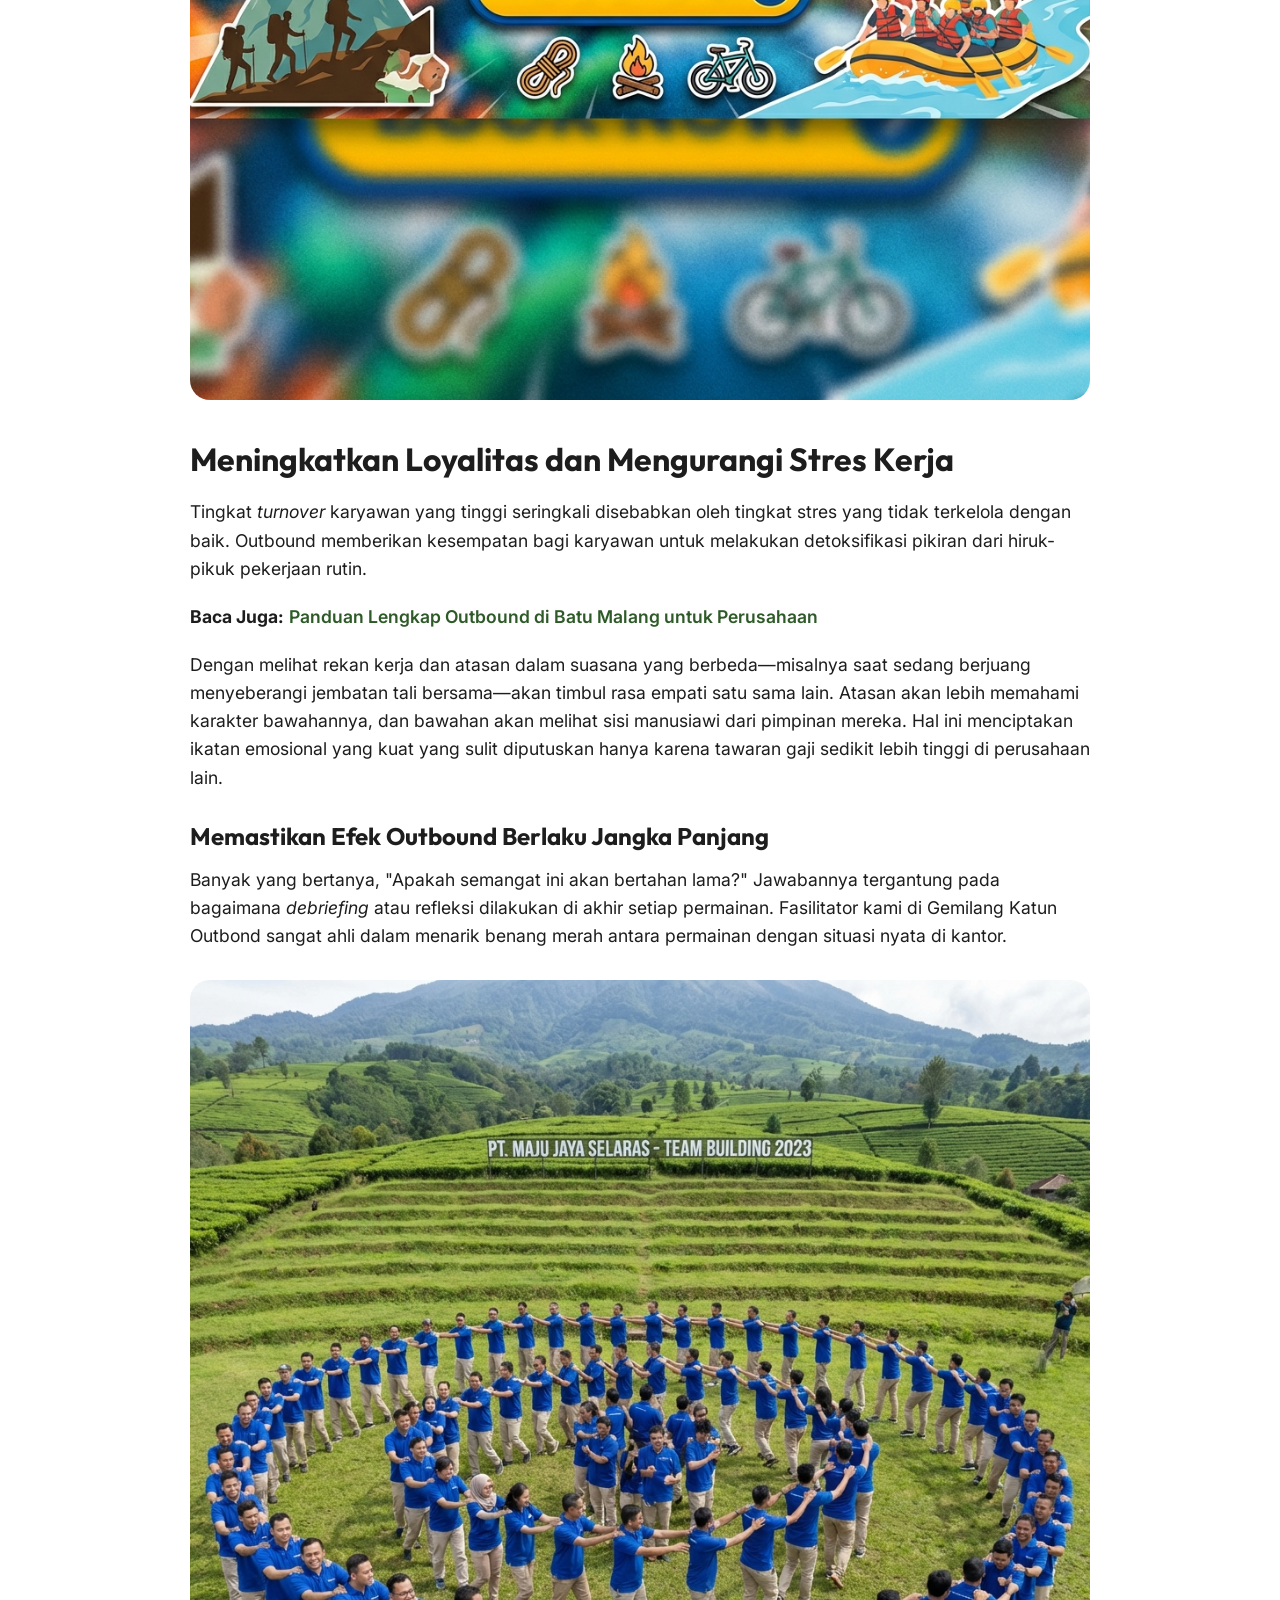
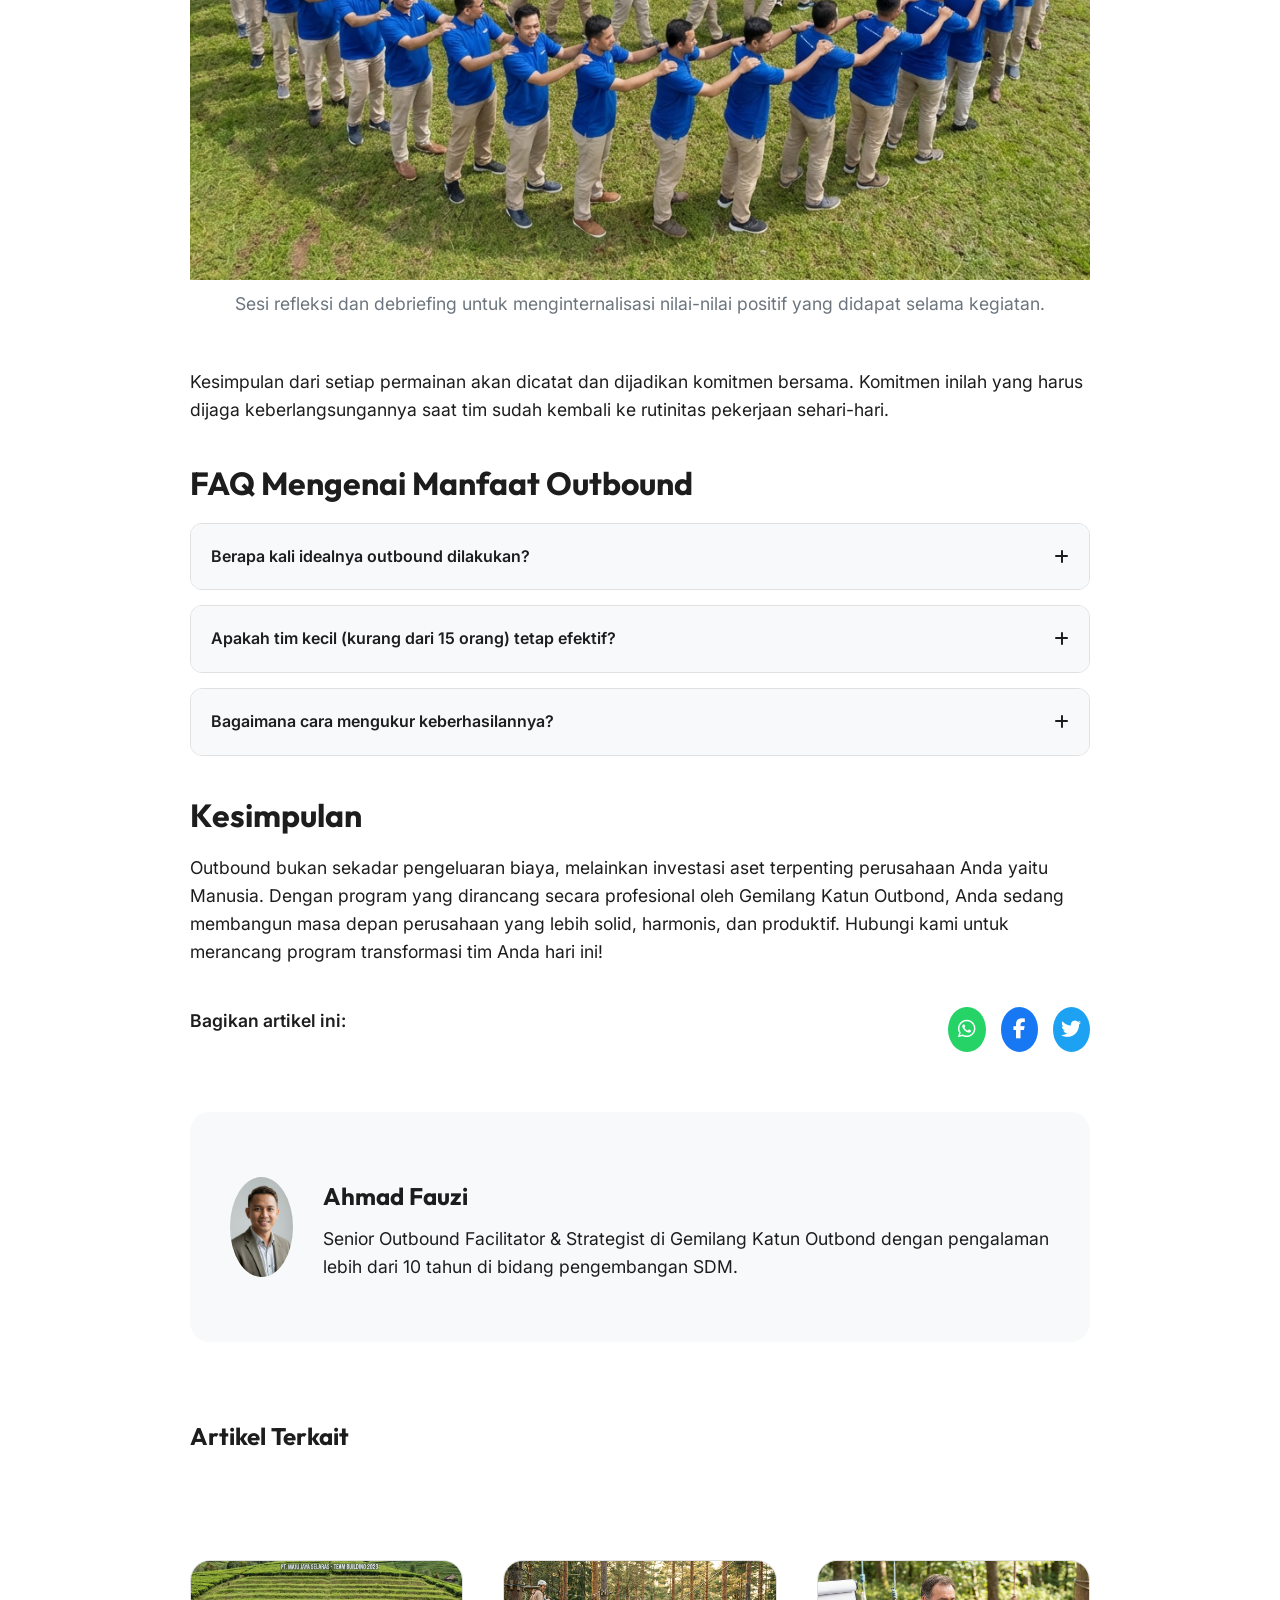
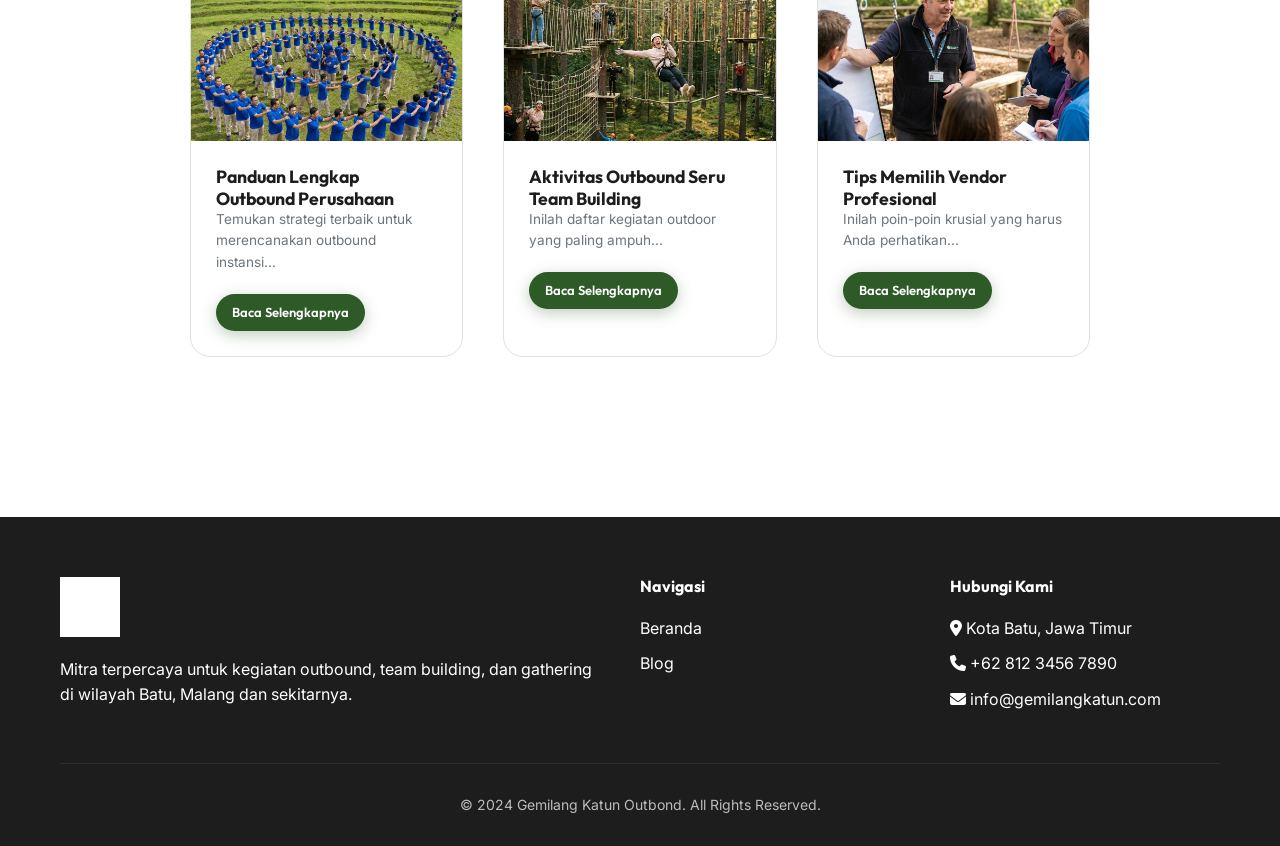
<file: blog-detail-4.html>
<!DOCTYPE html>
<html lang="id">

<head>
    <meta charset="UTF-8">
    <meta name="viewport" content="width=device-width, initial-scale=1.0, maximum-scale=1.0, user-scalable=no">
    <title>Manfaat Outbound untuk Meningkatkan Kinerja Tim Perusahaan - Gemilang Katun Outbond</title>
    <link rel="stylesheet" href="style.css">
    <link rel="stylesheet" href="https://cdnjs.cloudflare.com/ajax/libs/font-awesome/6.4.0/css/all.min.css">
</head>

<body>

    <!-- Navbar -->
    <nav class="navbar scrolled" id="navbar">
        <div class="container">
            <a href="index.html" class="nav-logo">
                <img src="images/logo.png" alt="Gemilang Katun Outbond Logo">
            </a>
            <ul class="nav-menu" id="nav-menu">
                <li><a href="index.html" class="nav-link">Beranda</a></li>
                <li><a href="blog.html" class="nav-link active">Blog</a></li>
                <li><a href="https://wa.me/6281234567890" class="btn btn-primary">Pesan Sekarang</a></li>
            </ul>
            <div class="mobile-toggle" id="mobile-toggle">
                <i class="fas fa-bars"></i>
            </div>
        </div>
    </nav>

    <!-- Article Detail -->
    <article class="article-detail">
        <div class="container">
            <div class="article-container">
                <h1 style="font-size: clamp(2rem, 5vw, 3rem); margin-bottom: 20px;">Manfaat Outbound untuk Meningkatkan
                    Kinerja Tim Perusahaan</h1>

                <div class="article-meta">
                    <span><i class="fas fa-user"></i> Ahmad Fauzi</span>
                    <span><i class="fas fa-calendar-alt"></i> 22 Februari 2024</span>
                    <span><i class="fas fa-folder"></i> Produktivitas</span>
                </div>

                <div class="article-main-img">
                    <img src="images/blog-4.jpg" alt="Kolaborasi Tim Outbound">
                    <p class="img-caption">Sinergi dan kolaborasi yang terbangun di lapangan akan terbawa hingga ke meja
                        kerja.</p>
                </div>

                <!-- TOC -->
                <div class="toc" id="toc-container">
                    <div class="toc-header" id="toc-toggle">
                        <h3 style="margin: 0; font-size: 1.2rem;">Daftar Isi Artikel</h3>
                        <i class="fas fa-chevron-down"></i>
                    </div>
                    <ul class="toc-list" id="toc-list" style="display: block;"></ul>
                </div>

                <div class="content" id="article-content">
                    <p>Apakah Anda merasa suasana di kantor belakangan ini terasa jenuh? Atau mungkin ada sekat-sekat
                        komunikasi yang membuat penyelesaian proyek menjadi sedikit terhambat? Jika ya, maka tim Anda
                        mungkin membutuhkan lebih dari sekadar liburan biasa. Mereka membutuhkan **kegiatan outbound
                        yang terencana**.</p>

                    <p>Outbound bukan hanya soal bermain game di lapangan rumput. Ini adalah sebuah metode pembelajaran
                        eksperiensial (experiential learning) yang mentransfer nilai-nilai penting ke dalam bawah sadar
                        peserta. Gemilang Katun Outbond telah mendampingi ratusan perusahaan untuk mencapai titik
                        tertinggi efektivitas mereka melalui program-program kami. Mari kita bahas manfaat nyata
                        outbound bagi kinerja perusahaan Anda.</p>

                    <h2 id="mencairkan-hambatan">Mencairkan Hambatan Komunikasi dan Ego Sektoral</h2>
                    <p>Salah satu penyakit umum di perusahaan besar adalah "silomentality" atau ego sektoral, di mana
                        setiap departemen merasa paling penting dan kurang peduli dengan departemen lain. Di lapangan
                        outbound, label jabatan dan nama departemen dilepaskan. Semua orang adalah satu tim yang
                        memiliki tujuan yang sama.</p>

                    <blockquote>"Komunikasi yang efektif adalah fondasi dari setiap kesuksesan organisasi. Outbound
                        adalah laboratorium terbaik untuk menguji dan memperbaikinya."</blockquote>

                    <p>Dalam Simulasi permainan yang kompleks, peserta dipaksa untuk mendengarkan, memberikan masukan
                        dengan cara yang baik, dan mengkoordinasikan langkah. Hambatan komunikasi yang tadinya kaku di
                        kantor akan perlahan mencair karena suasana yang santai dan penuh tawa.</p>

                    <h3 id="aspek-psikologis-outbound">Aspek Psikologis dalam Peningkatan Kinerja</h3>
                    <p>Secara psikologis, outbound memberikan rasa kepemilikan (sense of belonging) yang kuat. Ketika
                        seorang karyawan merasa menjadi bagian penting dari sebuah tim, tingkat loyalitas dan semangat
                        kerjanya akan meningkat secara signifikan.</p>
                    <ul>
                        <li><strong>Membangun Kepercayaan:</strong> Kepercayaan adalah mata uang utama dalam kerjasama
                            tim.</li>
                        <li><strong>Problem Solving:</strong> Melatih kemampuan berpikir kritis dan kreatif dalam
                            tekanan.</li>
                        <li><strong>Adaptabilitas:</strong> Membiasakan tim untuk cepat beradaptasi dengan perubahan
                            situasi di lapangan.</li>
                    </ul>

                    <div class="promo-banner">
                        <img src="images/promo.gif" alt="Promo Gemilang Katun Outbond">
                    </div>

                    <h2 id="meningkatkan-loyalitas">Meningkatkan Loyalitas dan Mengurangi Stres Kerja</h2>
                    <p>Tingkat <em>turnover</em> karyawan yang tinggi seringkali disebabkan oleh tingkat stres yang
                        tidak terkelola dengan baik. Outbound memberikan kesempatan bagi karyawan untuk melakukan
                        detoksifikasi pikiran dari hiruk-pikuk pekerjaan rutin.</p>

                    <p><strong>Baca Juga:</strong> <a href="blog-detail-1.html"
                            style="color: var(--primary); font-weight: 600;">Panduan Lengkap Outbound di Batu Malang
                            untuk Perusahaan</a></p>

                    <p>Dengan melihat rekan kerja dan atasan dalam suasana yang berbeda—misalnya saat sedang berjuang
                        menyeberangi jembatan tali bersama—akan timbul rasa empati satu sama lain. Atasan akan lebih
                        memahami karakter bawahannya, dan bawahan akan melihat sisi manusiawi dari pimpinan mereka. Hal
                        ini menciptakan ikatan emosional yang kuat yang sulit diputuskan hanya karena tawaran gaji
                        sedikit lebih tinggi di perusahaan lain.</p>

                    <h3 id="efek-jangka-panjang">Memastikan Efek Outbound Berlaku Jangka Panjang</h3>
                    <p>Banyak yang bertanya, "Apakah semangat ini akan bertahan lama?" Jawabannya tergantung pada
                        bagaimana <em>debriefing</em> atau refleksi dilakukan di akhir setiap permainan. Fasilitator
                        kami di Gemilang Katun Outbond sangat ahli dalam menarik benang merah antara permainan dengan
                        situasi nyata di kantor.</p>

                    <div class="article-main-img" style="margin-top: 30px;">
                        <img src="images/blog-1.jpg" alt="Final Project Outbound">
                        <p class="img-caption">Sesi refleksi dan debriefing untuk menginternalisasi nilai-nilai positif
                            yang didapat selama kegiatan.</p>
                    </div>

                    <p>Kesimpulan dari setiap permainan akan dicatat dan dijadikan komitmen bersama. Komitmen inilah
                        yang harus dijaga keberlangsungannya saat tim sudah kembali ke rutinitas pekerjaan sehari-hari.
                    </p>

                    <h2 id="faq-manfaat-outbound">FAQ Mengenai Manfaat Outbound</h2>
                    <div class="faq-container">
                        <div class="faq-item">
                            <div class="faq-question">Berapa kali idealnya outbound dilakukan? <i
                                    class="fas fa-plus"></i></div>
                            <div class="faq-answer">Idealnya setidaknya satu tahun sekali untuk penyegaran tim. Namun,
                                untuk tim baru atau tim yang sedang menghadapi perubahan besar, melakukannya dua kali
                                setahun sangat dianjurkan.</div>
                        </div>
                        <div class="faq-item">
                            <div class="faq-question">Apakah tim kecil (kurang dari 15 orang) tetap efektif? <i
                                    class="fas fa-plus"></i></div>
                            <div class="faq-answer">Justru tim kecil seringkali mendapatkan manfaat yang lebih dalam
                                karena interaksi terjadi secara lebih intim dan intensif.</div>
                        </div>
                        <div class="faq-item">
                            <div class="faq-question">Bagaimana cara mengukur keberhasilannya? <i
                                    class="fas fa-plus"></i></div>
                            <div class="faq-answer">Dapat dilihat dari peningkatan kecepatan penyelesaian tugas tim,
                                berkurangnya konflik internal, dan hasil survei kepuasan karyawan (employee engagement
                                score) yang meningkat.</div>
                        </div>
                    </div>

                    <h2 id="kesimpulan">Kesimpulan</h2>
                    <p>Outbound bukan sekadar pengeluaran biaya, melainkan investasi aset terpenting perusahaan Anda
                        yaitu Manusia. Dengan program yang dirancang secara profesional oleh Gemilang Katun Outbond,
                        Anda sedang membangun masa depan perusahaan yang lebih solid, harmonis, dan produktif. Hubungi
                        kami untuk merancang program transformasi tim Anda hari ini!</p>

                    <!-- Share Buttons -->
                    <div class="share-links">
                        <p style="width: 100%; margin-bottom: 10px; font-weight: 600;">Bagikan artikel ini:</p>
                        <a href="#" class="share-btn share-wa" onclick="shareWA()"><i class="fab fa-whatsapp"></i></a>
                        <a href="#" class="share-btn share-fb" onclick="shareFB()"><i class="fab fa-facebook-f"></i></a>
                        <a href="#" class="share-btn share-tw" onclick="shareTW()"><i class="fab fa-twitter"></i></a>
                    </div>

                    <!-- Author -->
                    <div class="author-profile">
                        <div class="author_img">
                            <img src="images/author.jpg" alt="Ahmad Fauzi"
                                style="width: 100px; height: 100px; border-radius: 50%; object-fit: cover;">
                        </div>
                        <div class="author-info">
                            <h3>Ahmad Fauzi</h3>
                            <p>Senior Outbound Facilitator & Strategist di Gemilang Katun Outbond dengan pengalaman
                                lebih dari 10 tahun di bidang pengembangan SDM.</p>
                        </div>
                    </div>
                </div>

                <!-- Related Posts -->
                <section style="margin-top: 80px;">
                    <h2 style="margin-bottom: 30px;">Artikel Terkait</h2>
                    <div class="blog-grid" style="grid-template-columns: repeat(auto-fit, minmax(250px, 1fr));">
                        <div class="blog-card" style="box-shadow: none; border: 1px solid var(--border);">
                            <div class="blog-card-img" style="height: 180px;"><img src="images/blog-1.jpg"
                                    alt="Related 1"></div>
                            <div class="blog-card-content">
                                <h4 style="font-size: 1.1rem;">Panduan Lengkap Outbound Perusahaan</h4>
                                <p style="font-size: 0.85rem;">Temukan strategi terbaik untuk merencanakan outbound
                                    instansi...</p>
                                <a href="blog-detail-1.html" class="btn btn-primary btn-sm"
                                    style="padding: 8px 16px; font-size: 13px;">Baca Selengkapnya</a>
                            </div>
                        </div>
                        <div class="blog-card" style="box-shadow: none; border: 1px solid var(--border);">
                            <div class="blog-card-img" style="height: 180px;"><img src="images/blog-2.jpg"
                                    alt="Related 2"></div>
                            <div class="blog-card-content">
                                <h4 style="font-size: 1.1rem;">Aktivitas Outbound Seru Team Building</h4>
                                <p style="font-size: 0.85rem;">Inilah daftar kegiatan outdoor yang paling ampuh...</p>
                                <a href="blog-detail-2.html" class="btn btn-primary btn-sm"
                                    style="padding: 8px 16px; font-size: 13px;">Baca Selengkapnya</a>
                            </div>
                        </div>
                        <div class="blog-card" style="box-shadow: none; border: 1px solid var(--border);">
                            <div class="blog-card-img" style="height: 180px;"><img src="images/blog-5.jpg"
                                    alt="Related 3"></div>
                            <div class="blog-card-content">
                                <h4 style="font-size: 1.1rem;">Tips Memilih Vendor Profesional</h4>
                                <p style="font-size: 0.85rem;">Inilah poin-poin krusial yang harus Anda perhatikan...
                                </p>
                                <a href="blog-detail-5.html" class="btn btn-primary btn-sm"
                                    style="padding: 8px 16px; font-size: 13px;">Baca Selengkapnya</a>
                            </div>
                        </div>
                    </div>
                </section>
            </div>
        </div>
    </article>

    <!-- Floating Actions, Footer, Scripts (Same as blog-detail-1.html) -->
    <a href="https://wa.me/6281234567890" class="floating-wa" target="_blank">
        <i class="fab fa-whatsapp"></i>
    </a>
    <div class="floating-up" id="scroll-to-top">
        <i class="fas fa-chevron-up"></i>
    </div>

    <footer>
        <div class="container">
            <div class="footer-grid">
                <div class="footer-about">
                    <div class="footer-logo">
                        <img src="images/logo.png" alt="Gemilang Katun Logo">
                    </div>
                    <p>Mitra terpercaya untuk kegiatan outbound, team building, dan gathering di wilayah Batu, Malang
                        dan sekitarnya.</p>
                </div>
                <div class="footer-nav">
                    <h4>Navigasi</h4>
                    <ul>
                        <li><a href="index.html">Beranda</a></li>
                        <li><a href="blog.html">Blog</a></li>
                    </ul>
                </div>
                <div class="footer-nav">
                    <h4>Hubungi Kami</h4>
                    <ul>
                        <li><i class="fas fa-map-marker-alt"></i> Kota Batu, Jawa Timur</li>
                        <li><i class="fas fa-phone"></i> +62 812 3456 7890</li>
                        <li><i class="fas fa-envelope"></i> info@gemilangkatun.com</li>
                    </ul>
                </div>
            </div>
            <div class="footer-bottom">
                <p>&copy; 2024 Gemilang Katun Outbond. All Rights Reserved.</p>
            </div>
        </div>
    </footer>

    <script>
        const navbar = document.getElementById('navbar');
        window.addEventListener('scroll', () => {
            if (window.scrollY > 50) navbar.classList.add('scrolled');
        });

        const toggle = document.getElementById('mobile-toggle');
        const menu = document.getElementById('nav-menu');
        toggle.addEventListener('click', () => {
            menu.classList.toggle('active');
            toggle.querySelector('i').classList.toggle('fa-bars');
            toggle.querySelector('i').classList.toggle('fa-times');
        });

        const content = document.getElementById('article-content');
        const tocList = document.getElementById('toc-list');
        const headings = content.querySelectorAll('h2, h3');
        headings.forEach(heading => {
            const li = document.createElement('li');
            li.style.marginLeft = heading.tagName === 'H3' ? '20px' : '0';
            const a = document.createElement('a'); a.href = '#' + heading.id; a.textContent = heading.textContent;
            li.appendChild(a); tocList.appendChild(li);
        });

        const tocToggle = document.getElementById('toc-toggle');
        tocToggle.addEventListener('click', () => {
            tocList.style.display = tocList.style.display === 'none' ? 'block' : 'none';
            tocToggle.querySelector('i').classList.toggle('fa-chevron-down');
            tocToggle.querySelector('i').classList.toggle('fa-chevron-up');
        });

        const faqQuestions = document.querySelectorAll('.faq-question');
        faqQuestions.forEach(q => {
            q.addEventListener('click', () => {
                const answer = q.nextElementSibling;
                const icon = q.querySelector('i');
                if (answer.style.display === 'block') { answer.style.display = 'none'; icon.className = 'fas fa-plus'; }
                else { answer.style.display = 'block'; icon.className = 'fas fa-minus'; }
            });
        });

        const pageUrl = window.location.href; const pageTitle = document.title;
        function shareWA() { window.open(`https://wa.me/?text=${encodeURIComponent(pageTitle + ' ' + pageUrl)}`, '_blank'); }
        function shareFB() { window.open(`https://www.facebook.com/sharer/sharer.php?u=${encodeURIComponent(pageUrl)}`, '_blank'); }
        function shareTW() { window.open(`https://twitter.com/intent/tweet?text=${encodeURIComponent(pageTitle)}&url=${encodeURIComponent(pageUrl)}`, '_blank'); }

        const scrollBtn = document.getElementById('scroll-to-top');
        window.addEventListener('scroll', () => {
            if (window.scrollY > 300) scrollBtn.classList.add('active');
            else scrollBtn.classList.remove('active');
        });
        scrollBtn.addEventListener('click', () => { window.scrollTo({ top: 0, behavior: 'smooth' }); });
    </script>
</body>

</html>
</file>
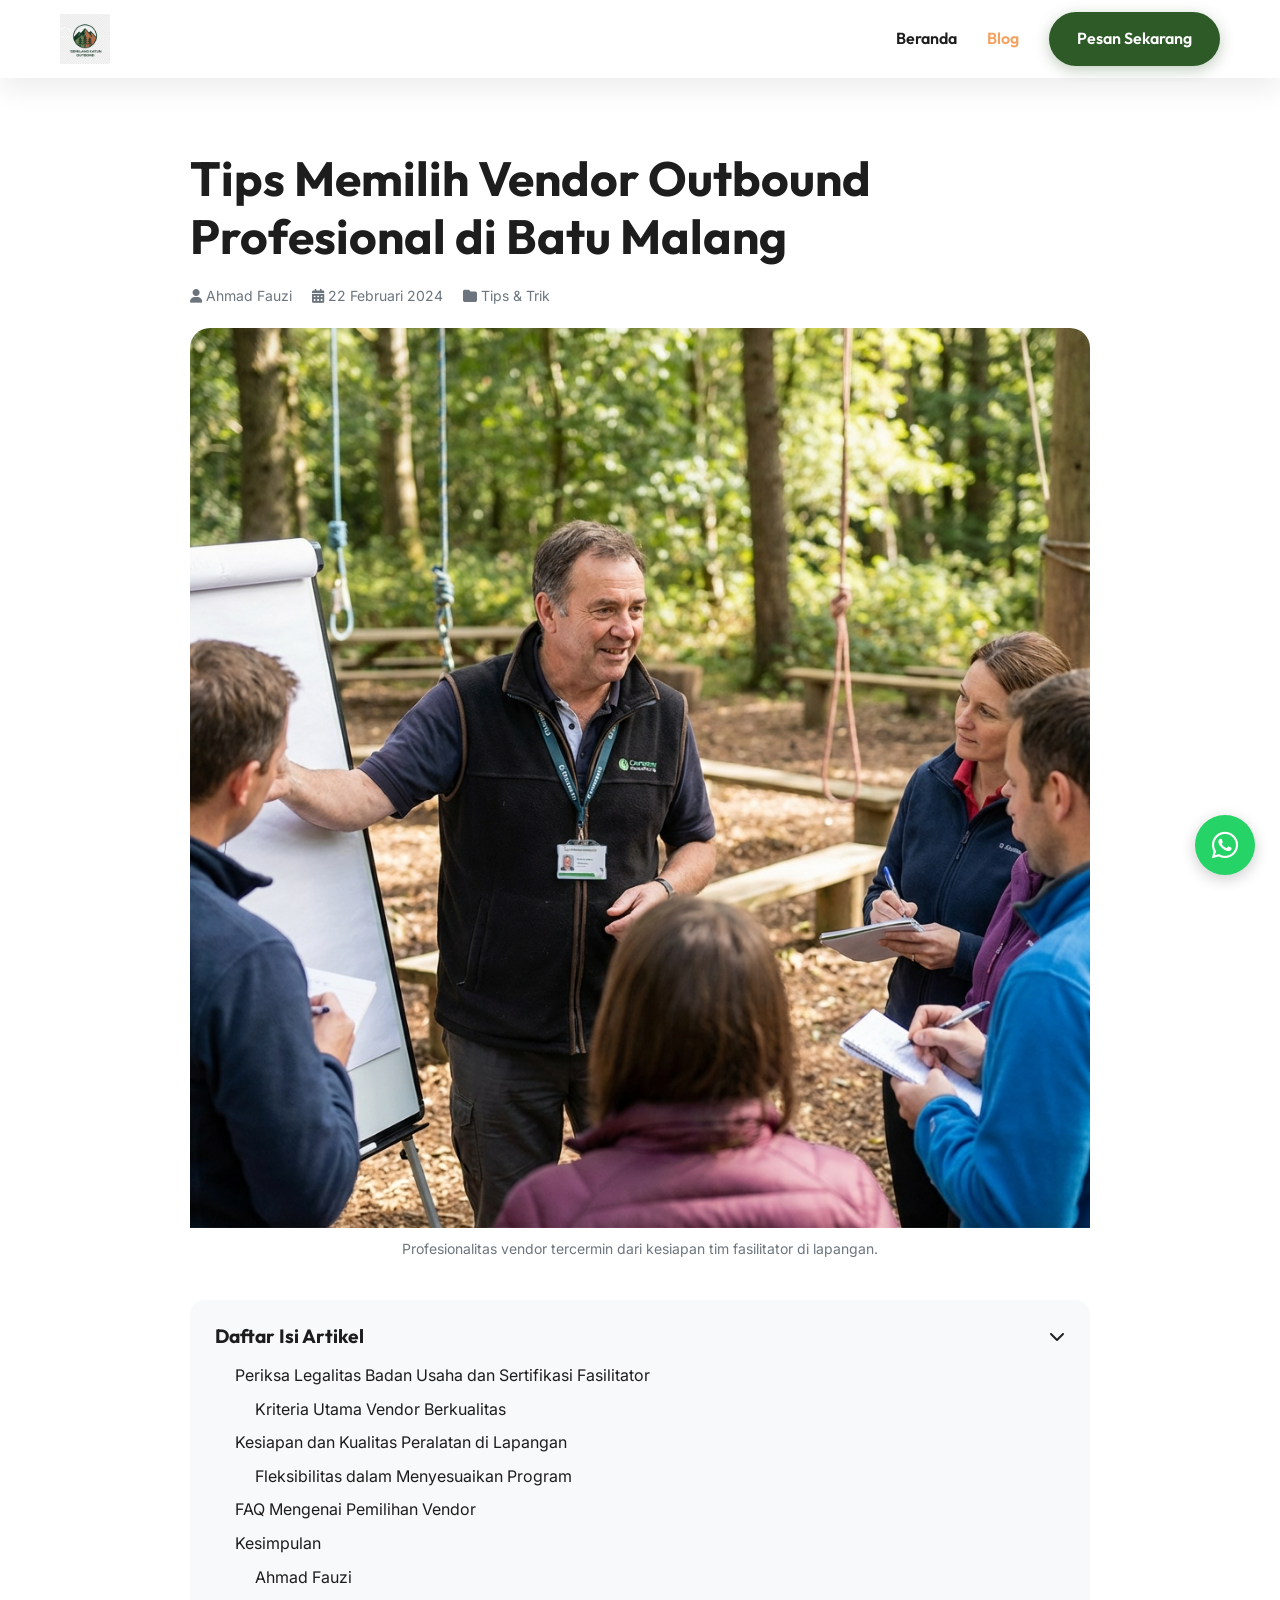
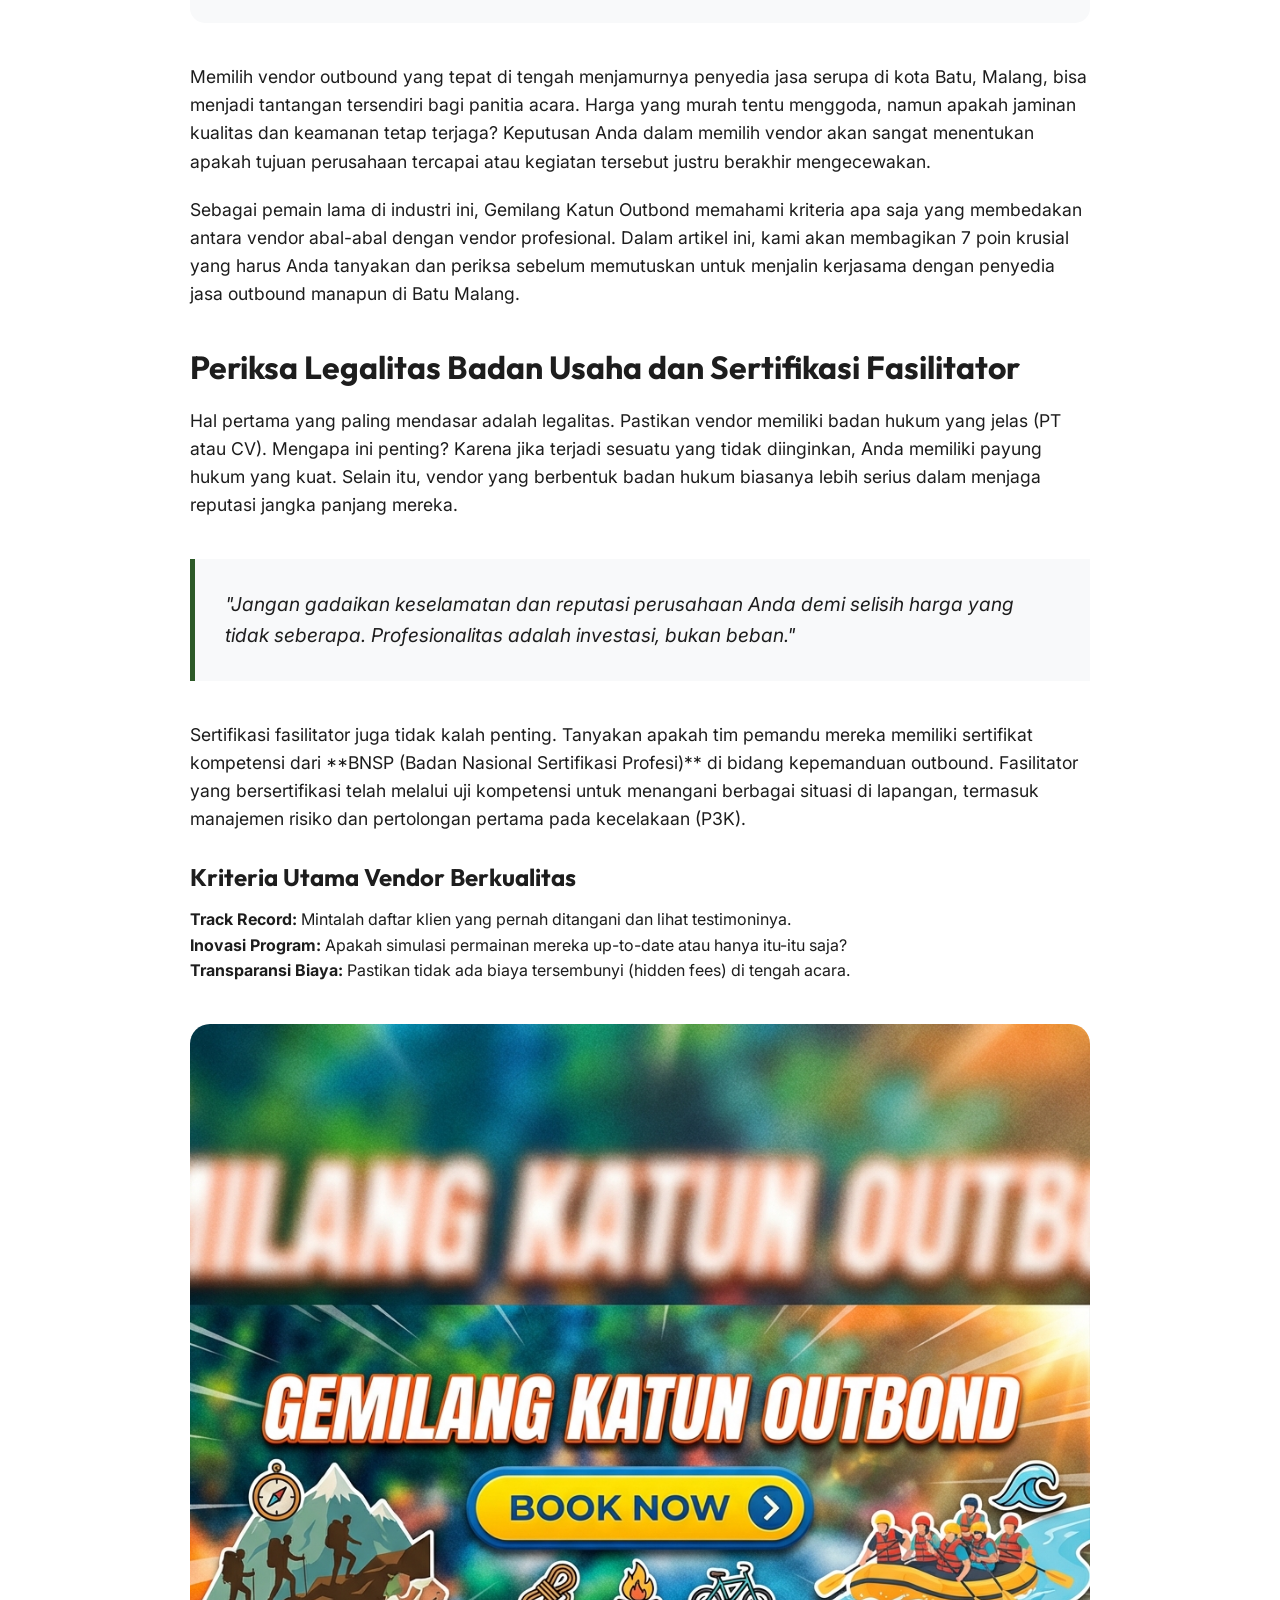
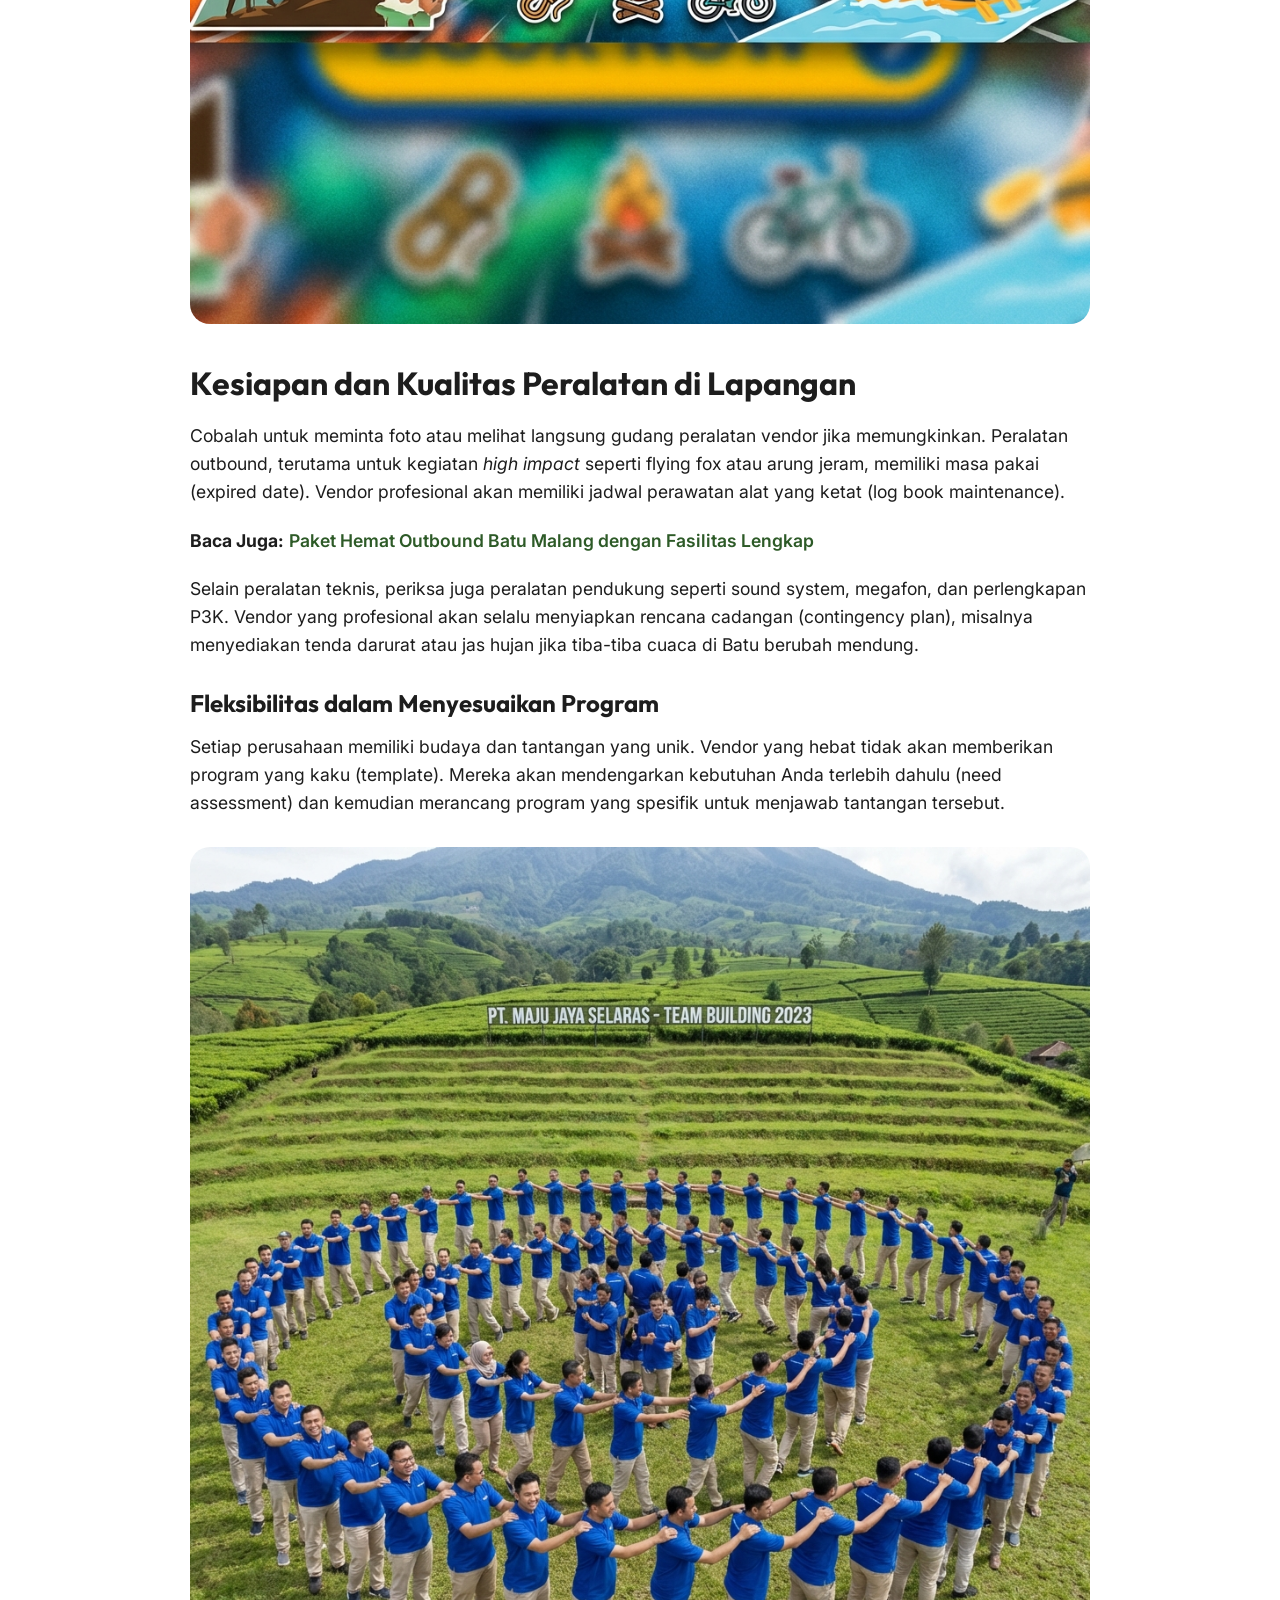
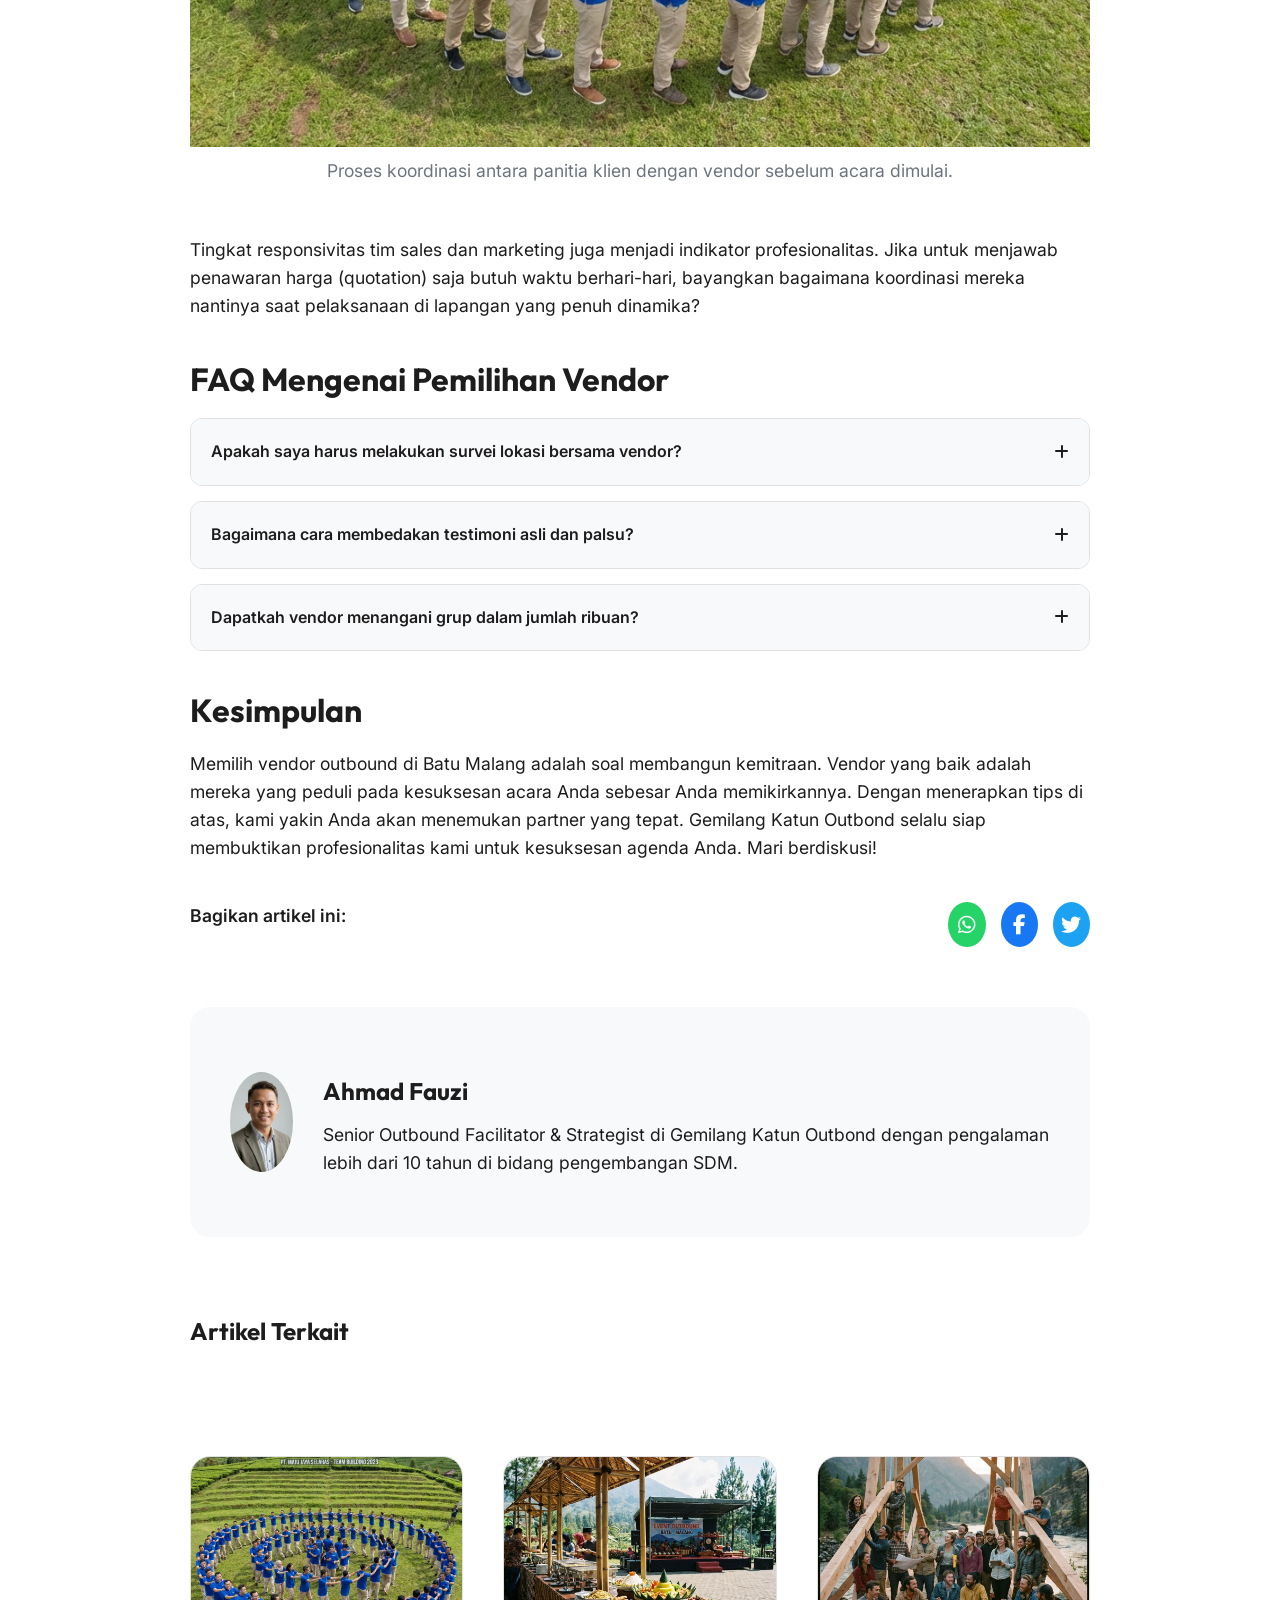
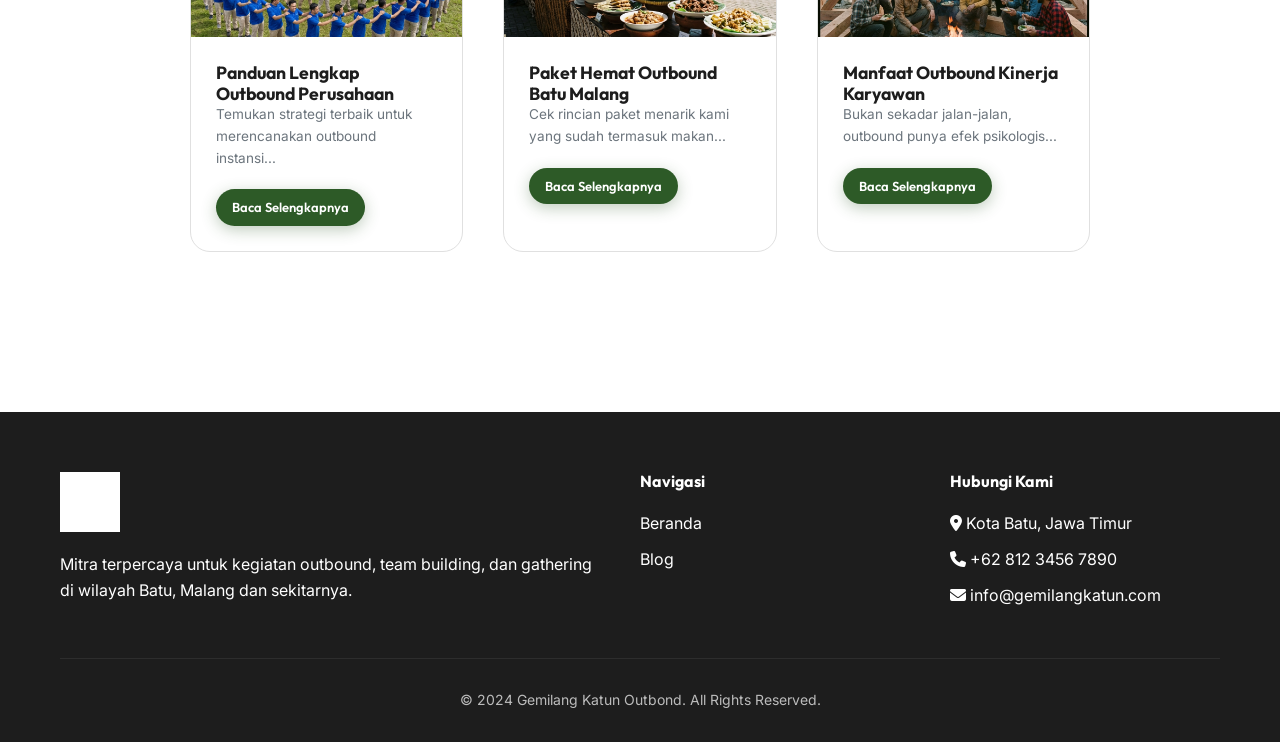
<file: blog-detail-5.html>
<!DOCTYPE html>
<html lang="id">

<head>
    <meta charset="UTF-8">
    <meta name="viewport" content="width=device-width, initial-scale=1.0, maximum-scale=1.0, user-scalable=no">
    <title>Tips Memilih Vendor Outbound Profesional di Batu Malang - Gemilang Katun Outbond</title>
    <link rel="stylesheet" href="style.css">
    <link rel="stylesheet" href="https://cdnjs.cloudflare.com/ajax/libs/font-awesome/6.4.0/css/all.min.css">
</head>

<body>

    <!-- Navbar -->
    <nav class="navbar scrolled" id="navbar">
        <div class="container">
            <a href="index.html" class="nav-logo">
                <img src="images/logo.png" alt="Gemilang Katun Outbond Logo">
            </a>
            <ul class="nav-menu" id="nav-menu">
                <li><a href="index.html" class="nav-link">Beranda</a></li>
                <li><a href="blog.html" class="nav-link active">Blog</a></li>
                <li><a href="https://wa.me/6281234567890" class="btn btn-primary">Pesan Sekarang</a></li>
            </ul>
            <div class="mobile-toggle" id="mobile-toggle">
                <i class="fas fa-bars"></i>
            </div>
        </div>
    </nav>

    <!-- Article Detail -->
    <article class="article-detail">
        <div class="container">
            <div class="article-container">
                <h1 style="font-size: clamp(2rem, 5vw, 3rem); margin-bottom: 20px;">Tips Memilih Vendor Outbound
                    Profesional di Batu Malang</h1>

                <div class="article-meta">
                    <span><i class="fas fa-user"></i> Ahmad Fauzi</span>
                    <span><i class="fas fa-calendar-alt"></i> 22 Februari 2024</span>
                    <span><i class="fas fa-folder"></i> Tips & Trik</span>
                </div>

                <div class="article-main-img">
                    <img src="images/blog-5.jpg" alt="Vendor Outbound Profesional">
                    <p class="img-caption">Profesionalitas vendor tercermin dari kesiapan tim fasilitator di lapangan.
                    </p>
                </div>

                <!-- TOC -->
                <div class="toc" id="toc-container">
                    <div class="toc-header" id="toc-toggle">
                        <h3 style="margin: 0; font-size: 1.2rem;">Daftar Isi Artikel</h3>
                        <i class="fas fa-chevron-down"></i>
                    </div>
                    <ul class="toc-list" id="toc-list" style="display: block;"></ul>
                </div>

                <div class="content" id="article-content">
                    <p>Memilih vendor outbound yang tepat di tengah menjamurnya penyedia jasa serupa di kota Batu,
                        Malang, bisa menjadi tantangan tersendiri bagi panitia acara. Harga yang murah tentu menggoda,
                        namun apakah jaminan kualitas dan keamanan tetap terjaga? Keputusan Anda dalam memilih vendor
                        akan sangat menentukan apakah tujuan perusahaan tercapai atau kegiatan tersebut justru berakhir
                        mengecewakan.</p>

                    <p>Sebagai pemain lama di industri ini, Gemilang Katun Outbond memahami kriteria apa saja yang
                        membedakan antara vendor abal-abal dengan vendor profesional. Dalam artikel ini, kami akan
                        membagikan 7 poin krusial yang harus Anda tanyakan dan periksa sebelum memutuskan untuk menjalin
                        kerjasama dengan penyedia jasa outbound manapun di Batu Malang.</p>

                    <h2 id="legalitas-dan-sertifikasi">Periksa Legalitas Badan Usaha dan Sertifikasi Fasilitator</h2>
                    <p>Hal pertama yang paling mendasar adalah legalitas. Pastikan vendor memiliki badan hukum yang
                        jelas (PT atau CV). Mengapa ini penting? Karena jika terjadi sesuatu yang tidak diinginkan, Anda
                        memiliki payung hukum yang kuat. Selain itu, vendor yang berbentuk badan hukum biasanya lebih
                        serius dalam menjaga reputasi jangka panjang mereka.</p>

                    <blockquote>"Jangan gadaikan keselamatan dan reputasi perusahaan Anda demi selisih harga yang tidak
                        seberapa. Profesionalitas adalah investasi, bukan beban."</blockquote>

                    <p>Sertifikasi fasilitator juga tidak kalah penting. Tanyakan apakah tim pemandu mereka memiliki
                        sertifikat kompetensi dari **BNSP (Badan Nasional Sertifikasi Profesi)** di bidang kepemanduan
                        outbound. Fasilitator yang bersertifikasi telah melalui uji kompetensi untuk menangani berbagai
                        situasi di lapangan, termasuk manajemen risiko dan pertolongan pertama pada kecelakaan (P3K).
                    </p>

                    <h3 id="kriteria-vendor-terbaik">Kriteria Utama Vendor Berkualitas</h3>
                    <ul>
                        <li><strong>Track Record:</strong> Mintalah daftar klien yang pernah ditangani dan lihat
                            testimoninya.</li>
                        <li><strong>Inovasi Program:</strong> Apakah simulasi permainan mereka up-to-date atau hanya
                            itu-itu saja?</li>
                        <li><strong>Transparansi Biaya:</strong> Pastikan tidak ada biaya tersembunyi (hidden fees) di
                            tengah acara.</li>
                    </ul>

                    <div class="promo-banner">
                        <img src="images/promo.gif" alt="Promo Gemilang Katun Outbond">
                    </div>

                    <h2 id="kualitas-peralatan">Kesiapan dan Kualitas Peralatan di Lapangan</h2>
                    <p>Cobalah untuk meminta foto atau melihat langsung gudang peralatan vendor jika memungkinkan.
                        Peralatan outbound, terutama untuk kegiatan <em>high impact</em> seperti flying fox atau arung
                        jeram, memiliki masa pakai (expired date). Vendor profesional akan memiliki jadwal perawatan
                        alat yang ketat (log book maintenance).</p>

                    <p><strong>Baca Juga:</strong> <a href="blog-detail-3.html"
                            style="color: var(--primary); font-weight: 600;">Paket Hemat Outbound Batu Malang dengan
                            Fasilitas Lengkap</a></p>

                    <p>Selain peralatan teknis, periksa juga peralatan pendukung seperti sound system, megafon, dan
                        perlengkapan P3K. Vendor yang profesional akan selalu menyiapkan rencana cadangan (contingency
                        plan), misalnya menyediakan tenda darurat atau jas hujan jika tiba-tiba cuaca di Batu berubah
                        mendung.</p>

                    <h3 id="fleksibilitas-layanan">Fleksibilitas dalam Menyesuaikan Program</h3>
                    <p>Setiap perusahaan memiliki budaya dan tantangan yang unik. Vendor yang hebat tidak akan
                        memberikan program yang kaku (template). Mereka akan mendengarkan kebutuhan Anda terlebih dahulu
                        (need assessment) dan kemudian merancang program yang spesifik untuk menjawab tantangan
                        tersebut.</p>

                    <div class="article-main-img" style="margin-top: 30px;">
                        <img src="images/blog-1.jpg" alt="Diskusi Rencana Kegiatan">
                        <p class="img-caption">Proses koordinasi antara panitia klien dengan vendor sebelum acara
                            dimulai.</p>
                    </div>

                    <p>Tingkat responsivitas tim sales dan marketing juga menjadi indikator profesionalitas. Jika untuk
                        menjawab penawaran harga (quotation) saja butuh waktu berhari-hari, bayangkan bagaimana
                        koordinasi mereka nantinya saat pelaksanaan di lapangan yang penuh dinamika?</p>

                    <h2 id="faq-memilih-vendor">FAQ Mengenai Pemilihan Vendor</h2>
                    <div class="faq-container">
                        <div class="faq-item">
                            <div class="faq-question">Apakah saya harus melakukan survei lokasi bersama vendor? <i
                                    class="fas fa-plus"></i></div>
                            <div class="faq-answer">Sangat disarankan. Survei bersama akan menyamakan persepsi mengenai
                                teknis acara, pembagian area, dan alur peserta selama kegiatan berlangsung.</div>
                        </div>
                        <div class="faq-item">
                            <div class="faq-question">Bagaimana cara membedakan testimoni asli dan palsu? <i
                                    class="fas fa-plus"></i></div>
                            <div class="faq-answer">Cek Google Maps Review vendor tersebut. Testimoni yang disertai foto
                                kegiatan klien besar biasanya lebih valid. Anda juga bisa menanyakan langsung kontak
                                referensi klien mereka.</div>
                        </div>
                        <div class="faq-item">
                            <div class="faq-question">Dapatkah vendor menangani grup dalam jumlah ribuan? <i
                                    class="fas fa-plus"></i></div>
                            <div class="faq-answer">Vendor besar seperti Gemilang Katun Outbond memiliki jaringan
                                fasilitator yang luas untuk menangani grup berskala besar (mass outbound).</div>
                        </div>
                    </div>

                    <h2 id="kesimpulan">Kesimpulan</h2>
                    <p>Memilih vendor outbound di Batu Malang adalah soal membangun kemitraan. Vendor yang baik adalah
                        mereka yang peduli pada kesuksesan acara Anda sebesar Anda memikirkannya. Dengan menerapkan tips
                        di atas, kami yakin Anda akan menemukan partner yang tepat. Gemilang Katun Outbond selalu siap
                        membuktikan profesionalitas kami untuk kesuksesan agenda Anda. Mari berdiskusi!</p>

                    <!-- Share Buttons -->
                    <div class="share-links">
                        <p style="width: 100%; margin-bottom: 10px; font-weight: 600;">Bagikan artikel ini:</p>
                        <a href="#" class="share-btn share-wa" onclick="shareWA()"><i class="fab fa-whatsapp"></i></a>
                        <a href="#" class="share-btn share-fb" onclick="shareFB()"><i class="fab fa-facebook-f"></i></a>
                        <a href="#" class="share-btn share-tw" onclick="shareTW()"><i class="fab fa-twitter"></i></a>
                    </div>

                    <!-- Author -->
                    <div class="author-profile">
                        <div class="author_img">
                            <img src="images/author.jpg" alt="Ahmad Fauzi"
                                style="width: 100px; height: 100px; border-radius: 50%; object-fit: cover;">
                        </div>
                        <div class="author-info">
                            <h3>Ahmad Fauzi</h3>
                            <p>Senior Outbound Facilitator & Strategist di Gemilang Katun Outbond dengan pengalaman
                                lebih dari 10 tahun di bidang pengembangan SDM.</p>
                        </div>
                    </div>
                </div>

                <!-- Related Posts -->
                <section style="margin-top: 80px;">
                    <h2 style="margin-bottom: 30px;">Artikel Terkait</h2>
                    <div class="blog-grid" style="grid-template-columns: repeat(auto-fit, minmax(250px, 1fr));">
                        <div class="blog-card" style="box-shadow: none; border: 1px solid var(--border);">
                            <div class="blog-card-img" style="height: 180px;"><img src="images/blog-1.jpg"
                                    alt="Related 1"></div>
                            <div class="blog-card-content">
                                <h4 style="font-size: 1.1rem;">Panduan Lengkap Outbound Perusahaan</h4>
                                <p style="font-size: 0.85rem;">Temukan strategi terbaik untuk merencanakan outbound
                                    instansi...</p>
                                <a href="blog-detail-1.html" class="btn btn-primary btn-sm"
                                    style="padding: 8px 16px; font-size: 13px;">Baca Selengkapnya</a>
                            </div>
                        </div>
                        <div class="blog-card" style="box-shadow: none; border: 1px solid var(--border);">
                            <div class="blog-card-img" style="height: 180px;"><img src="images/blog-3.jpg"
                                    alt="Related 2"></div>
                            <div class="blog-card-content">
                                <h4 style="font-size: 1.1rem;">Paket Hemat Outbound Batu Malang</h4>
                                <p style="font-size: 0.85rem;">Cek rincian paket menarik kami yang sudah termasuk
                                    makan...</p>
                                <a href="blog-detail-3.html" class="btn btn-primary btn-sm"
                                    style="padding: 8px 16px; font-size: 13px;">Baca Selengkapnya</a>
                            </div>
                        </div>
                        <div class="blog-card" style="box-shadow: none; border: 1px solid var(--border);">
                            <div class="blog-card-img" style="height: 180px;"><img src="images/blog-4.jpg"
                                    alt="Related 3"></div>
                            <div class="blog-card-content">
                                <h4 style="font-size: 1.1rem;">Manfaat Outbound Kinerja Karyawan</h4>
                                <p style="font-size: 0.85rem;">Bukan sekadar jalan-jalan, outbound punya efek
                                    psikologis...</p>
                                <a href="blog-detail-4.html" class="btn btn-primary btn-sm"
                                    style="padding: 8px 16px; font-size: 13px;">Baca Selengkapnya</a>
                            </div>
                        </div>
                    </div>
                </section>
            </div>
        </div>
    </article>

    <!-- Floating Actions, Footer, Scripts (Same as blog-detail-1.html) -->
    <a href="https://wa.me/6281234567890" class="floating-wa" target="_blank">
        <i class="fab fa-whatsapp"></i>
    </a>
    <div class="floating-up" id="scroll-to-top">
        <i class="fas fa-chevron-up"></i>
    </div>

    <footer>
        <div class="container">
            <div class="footer-grid">
                <div class="footer-about">
                    <div class="footer-logo">
                        <img src="images/logo.png" alt="Gemilang Katun Logo">
                    </div>
                    <p>Mitra terpercaya untuk kegiatan outbound, team building, dan gathering di wilayah Batu, Malang
                        dan sekitarnya.</p>
                </div>
                <div class="footer-nav">
                    <h4>Navigasi</h4>
                    <ul>
                        <li><a href="index.html">Beranda</a></li>
                        <li><a href="blog.html">Blog</a></li>
                    </ul>
                </div>
                <div class="footer-nav">
                    <h4>Hubungi Kami</h4>
                    <ul>
                        <li><i class="fas fa-map-marker-alt"></i> Kota Batu, Jawa Timur</li>
                        <li><i class="fas fa-phone"></i> +62 812 3456 7890</li>
                        <li><i class="fas fa-envelope"></i> info@gemilangkatun.com</li>
                    </ul>
                </div>
            </div>
            <div class="footer-bottom">
                <p>&copy; 2024 Gemilang Katun Outbond. All Rights Reserved.</p>
            </div>
        </div>
    </footer>

    <script>
        const navbar = document.getElementById('navbar');
        window.addEventListener('scroll', () => {
            if (window.scrollY > 50) navbar.classList.add('scrolled');
        });

        const toggle = document.getElementById('mobile-toggle');
        const menu = document.getElementById('nav-menu');
        toggle.addEventListener('click', () => {
            menu.classList.toggle('active');
            toggle.querySelector('i').classList.toggle('fa-bars');
            toggle.querySelector('i').classList.toggle('fa-times');
        });

        const content = document.getElementById('article-content');
        const tocList = document.getElementById('toc-list');
        const headings = content.querySelectorAll('h2, h3');
        headings.forEach(heading => {
            const li = document.createElement('li');
            li.style.marginLeft = heading.tagName === 'H3' ? '20px' : '0';
            const a = document.createElement('a'); a.href = '#' + heading.id; a.textContent = heading.textContent;
            li.appendChild(a); tocList.appendChild(li);
        });

        const tocToggle = document.getElementById('toc-toggle');
        tocToggle.addEventListener('click', () => {
            tocList.style.display = tocList.style.display === 'none' ? 'block' : 'none';
            tocToggle.querySelector('i').classList.toggle('fa-chevron-down');
            tocToggle.querySelector('i').classList.toggle('fa-chevron-up');
        });

        const faqQuestions = document.querySelectorAll('.faq-question');
        faqQuestions.forEach(q => {
            q.addEventListener('click', () => {
                const answer = q.nextElementSibling;
                const icon = q.querySelector('i');
                if (answer.style.display === 'block') { answer.style.display = 'none'; icon.className = 'fas fa-plus'; }
                else { answer.style.display = 'block'; icon.className = 'fas fa-minus'; }
            });
        });

        const pageUrl = window.location.href; const pageTitle = document.title;
        function shareWA() { window.open(`https://wa.me/?text=${encodeURIComponent(pageTitle + ' ' + pageUrl)}`, '_blank'); }
        function shareFB() { window.open(`https://www.facebook.com/sharer/sharer.php?u=${encodeURIComponent(pageUrl)}`, '_blank'); }
        function shareTW() { window.open(`https://twitter.com/intent/tweet?text=${encodeURIComponent(pageTitle)}&url=${encodeURIComponent(pageUrl)}`, '_blank'); }

        const scrollBtn = document.getElementById('scroll-to-top');
        window.addEventListener('scroll', () => {
            if (window.scrollY > 300) scrollBtn.classList.add('active');
            else scrollBtn.classList.remove('active');
        });
        scrollBtn.addEventListener('click', () => { window.scrollTo({ top: 0, behavior: 'smooth' }); });
    </script>
</body>

</html>
</file>
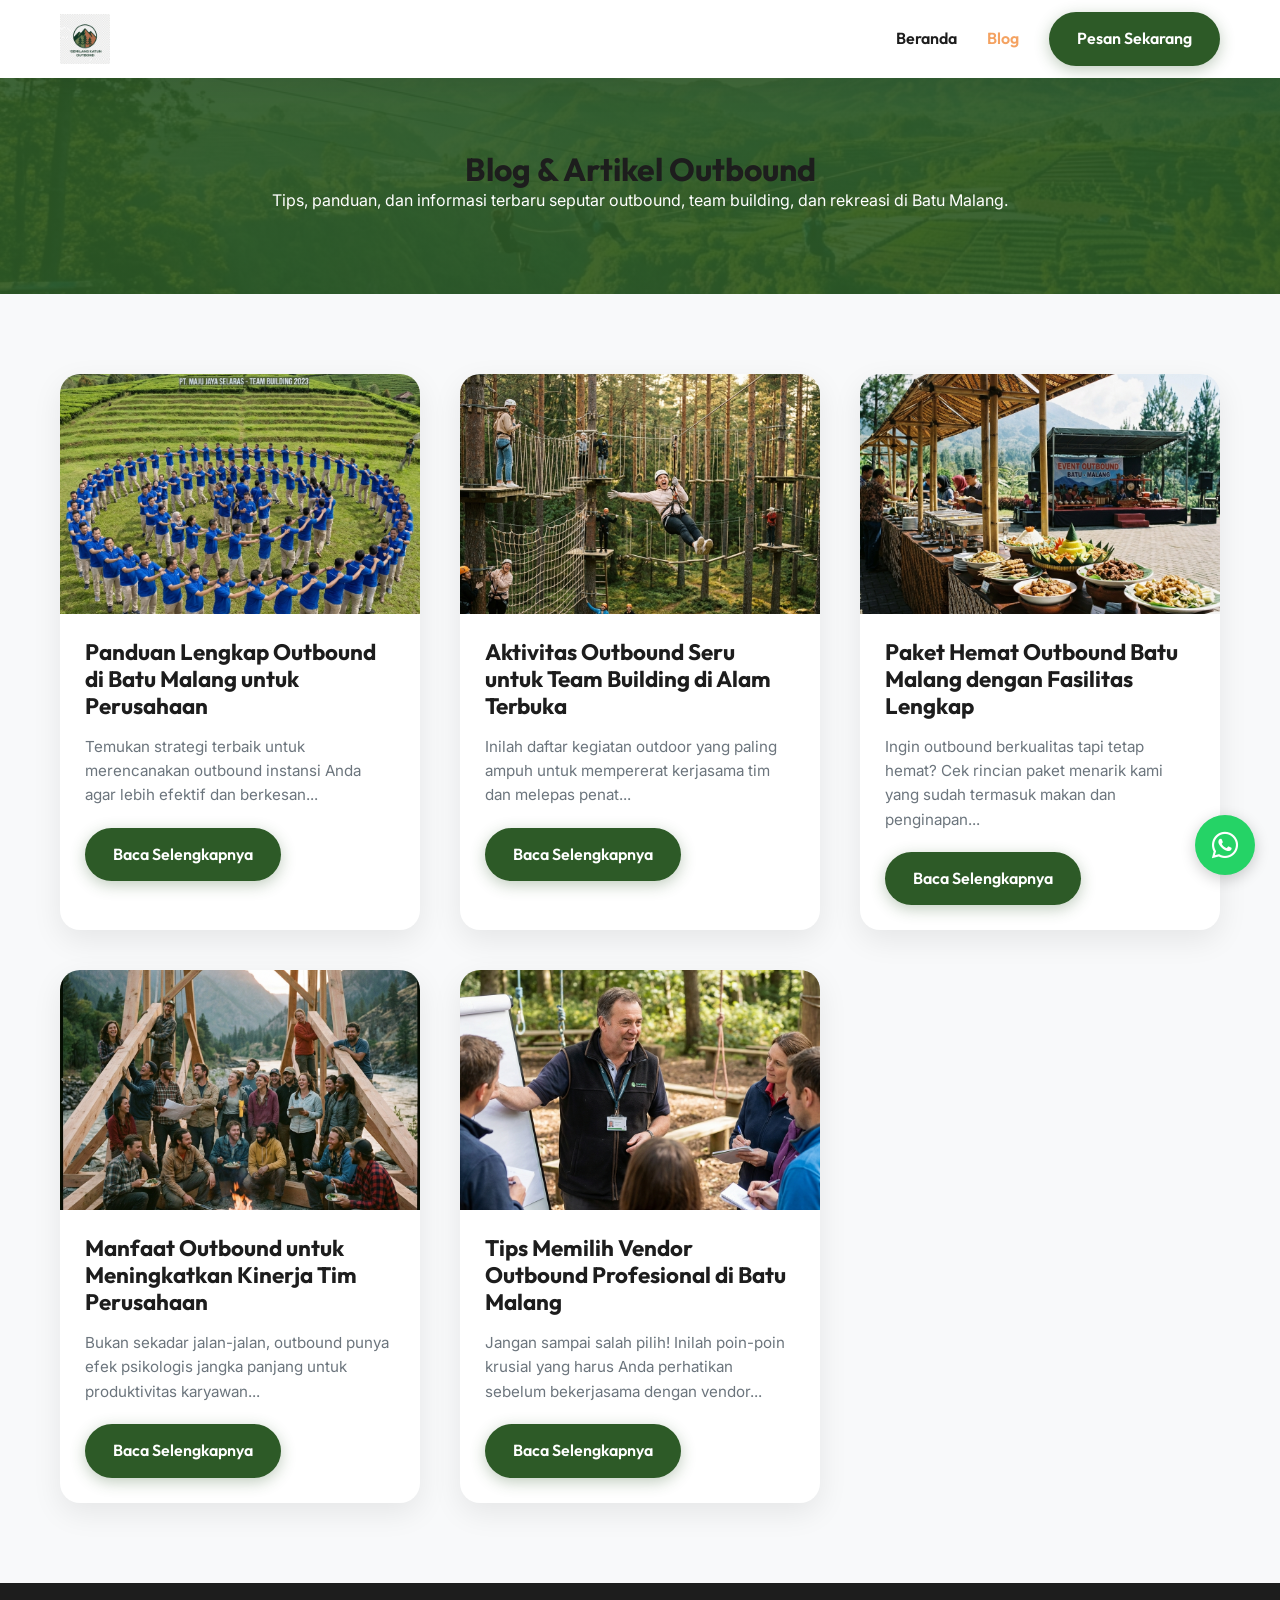
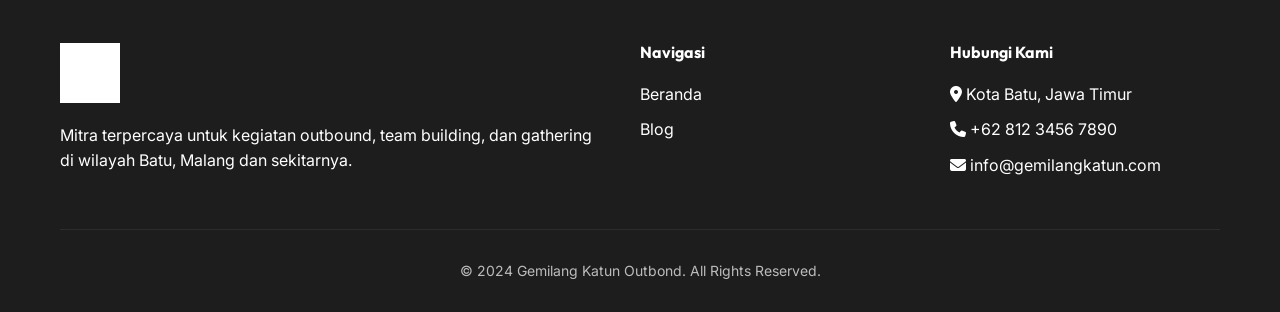
<file: blog.html>
<!DOCTYPE html>
<html lang="id">

<head>
    <meta charset="UTF-8">
    <meta name="viewport" content="width=device-width, initial-scale=1.0, maximum-scale=1.0, user-scalable=no">
    <title>Blog Outbound - Gemilang Katun Outbond</title>
    <link rel="stylesheet" href="style.css">
    <link rel="stylesheet" href="https://cdnjs.cloudflare.com/ajax/libs/font-awesome/6.4.0/css/all.min.css">
</head>

<body>

    <!-- Navbar -->
    <nav class="navbar scrolled" id="navbar">
        <div class="container">
            <a href="index.html" class="nav-logo">
                <img src="images/logo.png" alt="Gemilang Katun Outbond Logo">
            </a>
            <ul class="nav-menu" id="nav-menu">
                <li><a href="index.html" class="nav-link">Beranda</a></li>
                <li><a href="blog.html" class="nav-link active">Blog</a></li>
                <li><a href="https://wa.me/6281234567890" class="btn btn-primary">Pesan Sekarang</a></li>
            </ul>
            <div class="mobile-toggle" id="mobile-toggle">
                <i class="fas fa-bars"></i>
            </div>
        </div>
    </nav>

    <!-- Blog Header -->
    <header class="blog-header">
        <div class="container">
            <h1>Blog & Artikel Outbound</h1>
            <p>Tips, panduan, dan informasi terbaru seputar outbound, team building, dan rekreasi di Batu Malang.</p>
        </div>
    </header>

    <!-- Blog Grid -->
    <section class="container">
        <div class="blog-grid">
            <!-- Article 1 -->
            <article class="blog-card">
                <div class="blog-card-img">
                    <img src="images/blog-1.jpg" alt="Panduan Lengkap Outbound perusahaan">
                </div>
                <div class="blog-card-content">
                    <h3>Panduan Lengkap Outbound di Batu Malang untuk Perusahaan</h3>
                    <p>Temukan strategi terbaik untuk merencanakan outbound instansi Anda agar lebih efektif dan
                        berkesan...</p>
                    <a href="blog-detail-1.html" class="btn btn-primary btn-sm">Baca Selengkapnya</a>
                </div>
            </article>

            <!-- Article 2 -->
            <article class="blog-card">
                <div class="blog-card-img">
                    <img src="images/blog-2.jpg" alt="Aktivitas Outbound Seru">
                </div>
                <div class="blog-card-content">
                    <h3>Aktivitas Outbound Seru untuk Team Building di Alam Terbuka</h3>
                    <p>Inilah daftar kegiatan outdoor yang paling ampuh untuk mempererat kerjasama tim dan melepas
                        penat...</p>
                    <a href="blog-detail-2.html" class="btn btn-primary btn-sm">Baca Selengkapnya</a>
                </div>
            </article>

            <!-- Article 3 -->
            <article class="blog-card">
                <div class="blog-card-img">
                    <img src="images/blog-3.jpg" alt="Paket Hemat Outbound">
                </div>
                <div class="blog-card-content">
                    <h3>Paket Hemat Outbound Batu Malang dengan Fasilitas Lengkap</h3>
                    <p>Ingin outbound berkualitas tapi tetap hemat? Cek rincian paket menarik kami yang sudah termasuk
                        makan dan penginapan...</p>
                    <a href="blog-detail-3.html" class="btn btn-primary btn-sm">Baca Selengkapnya</a>
                </div>
            </article>

            <!-- Article 4 -->
            <article class="blog-card">
                <div class="blog-card-img">
                    <img src="images/blog-4.jpg" alt="Manfaat Outbound Kinerja Tim">
                </div>
                <div class="blog-card-content">
                    <h3>Manfaat Outbound untuk Meningkatkan Kinerja Tim Perusahaan</h3>
                    <p>Bukan sekadar jalan-jalan, outbound punya efek psikologis jangka panjang untuk produktivitas
                        karyawan...</p>
                    <a href="blog-detail-4.html" class="btn btn-primary btn-sm">Baca Selengkapnya</a>
                </div>
            </article>

            <!-- Article 5 -->
            <article class="blog-card">
                <div class="blog-card-img">
                    <img src="images/blog-5.jpg" alt="Tips Memilih Vendor Outbound">
                </div>
                <div class="blog-card-content">
                    <h3>Tips Memilih Vendor Outbound Profesional di Batu Malang</h3>
                    <p>Jangan sampai salah pilih! Inilah poin-poin krusial yang harus Anda perhatikan sebelum
                        bekerjasama dengan vendor...</p>
                    <a href="blog-detail-5.html" class="btn btn-primary btn-sm">Baca Selengkapnya</a>
                </div>
            </article>
        </div>
    </section>

    <!-- Floating Actions -->
    <a href="https://wa.me/6281234567890" class="floating-wa" target="_blank">
        <i class="fab fa-whatsapp"></i>
    </a>
    <div class="floating-up" id="scroll-to-top">
        <i class="fas fa-chevron-up"></i>
    </div>

    <!-- Footer -->
    <footer>
        <div class="container">
            <div class="footer-grid">
                <div class="footer-about">
                    <div class="footer-logo">
                        <img src="images/logo.png" alt="Gemilang Katun Logo">
                    </div>
                    <p>Mitra terpercaya untuk kegiatan outbound, team building, dan gathering di wilayah Batu, Malang
                        dan sekitarnya.</p>
                </div>
                <div class="footer-nav">
                    <h4>Navigasi</h4>
                    <ul>
                        <li><a href="index.html">Beranda</a></li>
                        <li><a href="blog.html">Blog</a></li>
                    </ul>
                </div>
                <div class="footer-nav">
                    <h4>Hubungi Kami</h4>
                    <ul>
                        <li><i class="fas fa-map-marker-alt"></i> Kota Batu, Jawa Timur</li>
                        <li><i class="fas fa-phone"></i> +62 812 3456 7890</li>
                        <li><i class="fas fa-envelope"></i> info@gemilangkatun.com</li>
                    </ul>
                </div>
            </div>
            <div class="footer-bottom">
                <p>&copy; 2024 Gemilang Katun Outbond. All Rights Reserved.</p>
            </div>
        </div>
    </footer>

    <script>
        // Navbar scroll effect
        const navbar = document.getElementById('navbar');
        window.addEventListener('scroll', () => {
            if (window.scrollY > 50) {
                // navbar is already 'scrolled' by default on blog.html as it has dark background header
            }
        });

        // Mobile menu toggle
        const toggle = document.getElementById('mobile-toggle');
        const menu = document.getElementById('nav-menu');
        toggle.addEventListener('click', () => {
            menu.classList.toggle('active');
            toggle.querySelector('i').classList.toggle('fa-bars');
            toggle.querySelector('i').classList.toggle('fa-times');
        });

        // Scroll to top button
        const scrollBtn = document.getElementById('scroll-to-top');
        window.addEventListener('scroll', () => {
            if (window.scrollY > 300) {
                scrollBtn.classList.add('active');
            } else {
                scrollBtn.classList.remove('active');
            }
        });
        scrollBtn.addEventListener('click', () => {
            window.scrollTo({ top: 0, behavior: 'smooth' });
        });
    </script>
</body>

</html>
</file>
<file: style.css>
/* 
  Style CSS - Gemilang Katun Outbond 
  Design: Modern, Professional, Nature-themed
*/

@import url('https://fonts.googleapis.com/css2?family=Inter:wght@300;400;500;600;700&family=Outfit:wght@400;500;600;700;800&display=swap');

:root {
  --primary: #2d5a27; /* Forest Green */
  --primary-light: #4c8c4a;
  --secondary: #f4a261; /* Earthy Orange */
  --accent: #2a9d8f;
  --dark: #1d1d1d;
  --light: #f8f9fa;
  --white: #ffffff;
  --gray: #6c757d;
  --border: #e0e0e0;
  --shadow: 0 10px 30px rgba(0, 0, 0, 0.08);
  --glass: rgba(255, 255, 255, 0.8);
  --glass-border: rgba(255, 255, 255, 0.2);
}

/* Base Styles */
* {
  margin: 0;
  padding: 0;
  box-sizing: border-box;
}

html {
  scroll-behavior: smooth;
  overflow-x: hidden;
}

body {
  font-family: 'Inter', sans-serif;
  line-height: 1.6;
  color: var(--dark);
  background: var(--light);
  overflow-x: hidden; /* Prevent horizontal scroll */
  width: 100vw;
}

h1, h2, h3, h4, h5, h6 {
  font-family: 'Outfit', sans-serif;
  font-weight: 700;
  color: var(--dark);
  line-height: 1.2;
}

a {
  text-decoration: none;
  color: inherit;
  transition: 0.3s;
}

ul {
  list-style: none;
}

img {
  max-width: 100%;
  height: auto;
  display: block;
}

.container {
  max-width: 1200px;
  margin: 0 auto;
  padding: 0 20px;
}

.section {
  padding: 80px 0;
}

/* Buttons */
.btn {
  display: inline-flex;
  align-items: center;
  justify-content: center;
  padding: 14px 28px;
  border-radius: 50px;
  font-family: 'Outfit', sans-serif;
  font-weight: 600;
  cursor: pointer;
  transition: 0.4s cubic-bezier(0.175, 0.885, 0.32, 1.275);
  border: none;
  gap: 10px;
}

.btn-primary {
  background: var(--primary);
  color: var(--white);
  box-shadow: 0 4px 15px rgba(45, 90, 39, 0.3);
}

.btn-primary:hover {
  transform: translateY(-3px);
  background: var(--primary-light);
  box-shadow: 0 8px 25px rgba(45, 90, 39, 0.4);
}

.btn-outline {
  background: transparent;
  color: var(--primary);
  border: 2px solid var(--primary);
}

.btn-outline:hover {
  background: var(--primary);
  color: var(--white);
}

/* Navbar */
.navbar {
  position: fixed;
  top: 0;
  left: 0;
  width: 100%;
  z-index: 1000;
  padding: 20px 0;
  transition: 0.4s;
}

.navbar.scrolled {
  background: var(--white);
  padding: 12px 0;
  box-shadow: var(--shadow);
}

.navbar .container {
  display: flex;
  align-items: center;
  justify-content: space-between;
}

.nav-logo img {
  height: 50px;
}

.nav-menu {
  display: flex;
  gap: 30px;
  align-items: center;
}

.nav-link {
  font-weight: 600;
  font-family: 'Outfit', sans-serif;
  font-size: 16px;
  color: var(--white);
}

.scrolled .nav-link {
  color: var(--dark);
}

.nav-link:hover {
  color: var(--secondary);
}

.nav-link.active {
  color: var(--secondary);
}

.mobile-toggle {
  display: none;
  cursor: pointer;
  color: var(--white);
  font-size: 24px;
}

.scrolled .mobile-toggle {
  color: var(--dark);
}

/* Hero Section */
.hero {
  height: 100vh;
  min-height: 600px;
  background: linear-gradient(rgba(0,0,0,0.4), rgba(0,0,0,0.4)), url('images/hero-bg.jpg');
  background-size: cover;
  background-position: center;
  display: flex;
  align-items: center;
  color: var(--white);
  text-align: center;
}

.hero-content {
  max-width: 800px;
  margin: 0 auto;
}

.hero h1 {
  font-size: clamp(2.5rem, 8vw, 4.5rem);
  color: var(--white);
  margin-bottom: 20px;
  line-height: 1.1;
}

.hero p {
  font-size: 1.2rem;
  margin-bottom: 30px;
  opacity: 0.9;
}

/* Floating Actions */
.floating-wa {
  position: fixed;
  bottom: 25px;
  right: 25px;
  width: 60px;
  height: 60px;
  background: #25d366;
  border-radius: 50%;
  display: flex;
  align-items: center;
  justify-content: center;
  color: white;
  font-size: 30px;
  box-shadow: 0 4px 15px rgba(0,0,0,0.2);
  z-index: 999;
  transition: 0.3s;
}

.floating-wa:hover {
  transform: scale(1.1) rotate(15deg);
}

.floating-up {
  position: fixed;
  bottom: 100px;
  right: 25px;
  width: 45px;
  height: 45px;
  background: var(--white);
  border-radius: 50%;
  display: flex;
  align-items: center;
  justify-content: center;
  color: var(--primary);
  font-size: 20px;
  box-shadow: 0 4px 15px rgba(0,0,0,0.1);
  z-index: 998;
  transition: 0.3s;
  opacity: 0;
  visibility: hidden;
}

.floating-up.active {
  opacity: 1;
  visibility: visible;
}

.floating-up:hover {
  background: var(--primary);
  color: var(--white);
  transform: translateY(-5px);
}

/* Footer Matching Navbar */
footer {
  background: var(--dark);
  color: var(--white);
  padding: 60px 0 30px;
}

.footer-grid {
  display: grid;
  grid-template-columns: 2fr 1fr 1fr;
  gap: 40px;
  margin-bottom: 40px;
}

.footer-logo img {
  height: 60px;
  margin-bottom: 20px;
  filter: brightness(0) invert(1);
}

.footer-nav h4 {
  color: var(--white);
  margin-bottom: 20px;
}

.footer-nav ul li {
  margin-bottom: 10px;
}

.footer-nav ul li a:hover {
  color: var(--secondary);
}

.footer-bottom {
  border-top: 1px solid rgba(255,255,255,0.1);
  padding-top: 30px;
  text-align: center;
  font-size: 14px;
  opacity: 0.7;
}

/* Section Header */
.section-header {
  text-align: center;
  margin-bottom: 50px;
}

.section-header h2 {
  font-size: 2.5rem;
  color: var(--primary);
  margin-bottom: 10px;
}

.section-header p {
  color: var(--gray);
  max-width: 600px;
  margin: 0 auto;
}

/* About Section */
.about-grid {
  display: grid;
  grid-template-columns: 1fr 1fr;
  gap: 50px;
  align-items: center;
}

.about-img {
  border-radius: 20px;
  overflow: hidden;
  box-shadow: var(--shadow);
}

.about-text h2 {
  font-size: 2.5rem;
  margin-bottom: 20px;
}

/* Service Cards */
.services-grid {
  display: grid;
  grid-template-columns: repeat(auto-fit, minmax(280px, 1fr));
  gap: 30px;
}

.service-card {
  background: var(--white);
  padding: 40px;
  border-radius: 20px;
  text-align: center;
  transition: 0.4s;
  box-shadow: var(--shadow);
  border-bottom: 4px solid transparent;
}

.service-card:hover {
  transform: translateY(-10px);
  border-bottom-color: var(--primary);
}

.service-icon {
  font-size: 40px;
  color: var(--primary);
  margin-bottom: 20px;
}

/* Gallery Slider Concept */
.gallery-grid {
  display: grid;
  grid-template-columns: repeat(auto-fill, minmax(250px, 1fr));
  gap: 15px;
}

.gallery-item {
  position: relative;
  aspect-ratio: 1;
  overflow: hidden;
  border-radius: 12px;
}

.gallery-item img {
  width: 100%;
  height: 100%;
  object-fit: cover;
  transition: 0.5s;
}

.gallery-item:hover img {
  transform: scale(1.1);
}

/* Blog Page Specifics */
.blog-header {
  padding: 150px 0 80px;
  background: linear-gradient(rgba(45, 90, 39, 0.9), rgba(45, 90, 39, 0.9)), url('images/hero-bg.jpg');
  background-size: cover;
  background-position: center;
  color: var(--white);
  text-align: center;
}

.blog-grid {
  display: grid;
  grid-template-columns: repeat(auto-fit, minmax(350px, 1fr));
  gap: 40px;
  padding: 80px 0;
}

.blog-card {
  background: var(--white);
  border-radius: 20px;
  overflow: hidden;
  box-shadow: var(--shadow);
  transition: 0.4s;
}

.blog-card:hover {
  transform: translateY(-10px);
}

.blog-card-img {
  height: 240px;
  overflow: hidden;
}

.blog-card-img img {
  width: 100%;
  height: 100%;
  object-fit: cover;
}

.blog-card-content {
  padding: 25px;
}

.blog-card-content h3 {
  margin-bottom: 15px;
  font-size: 1.4rem;
}

.blog-card-content p {
  color: var(--gray);
  margin-bottom: 20px;
  font-size: 0.95rem;
}

/* Article Detail Styles */
.article-detail {
  padding: 150px 0 80px;
  background: var(--white);
}

.article-container {
  max-width: 900px;
  margin: 0 auto;
}

.article-meta {
  display: flex;
  gap: 20px;
  color: var(--gray);
  margin-bottom: 20px;
  font-size: 14px;
}

.article-main-img {
  border-radius: 20px;
  overflow: hidden;
  margin-bottom: 30px;
}

.img-caption {
  text-align: center;
  font-size: 14px;
  color: var(--gray);
  margin-top: 10px;
}

/* TOC */
.toc {
  background: var(--light);
  padding: 25px;
  border-radius: 15px;
  margin: 40px 0;
}

.toc-header {
  display: flex;
  justify-content: space-between;
  align-items: center;
  cursor: pointer;
  margin-bottom: 15px;
}

.toc-list {
  padding-left: 20px;
}

.toc-list li {
  margin-bottom: 8px;
}

.toc-list li a:hover {
  color: var(--primary);
}

/* Article Content */
.content h2 {
  font-size: 2rem;
  margin: 40px 0 20px;
}

.content h3 {
  font-size: 1.5rem;
  margin: 30px 0 15px;
}

.content p {
  margin-bottom: 20px;
  font-size: 1.1rem;
}

.content blockquote {
  padding: 30px;
  border-left: 5px solid var(--primary);
  background: var(--light);
  font-style: italic;
  font-size: 1.2rem;
  margin: 40px 0;
}

/* Promo Banner */
.promo-banner {
  margin: 40px 0;
  border-radius: 20px;
  overflow: hidden;
}

/* FAQ Accordion */
.faq-item {
  border: 1px solid var(--border);
  border-radius: 12px;
  margin-bottom: 15px;
  overflow: hidden;
}

.faq-question {
  padding: 20px;
  background: var(--light);
  cursor: pointer;
  font-weight: 600;
  display: flex;
  justify-content: space-between;
  align-items: center;
}

.faq-answer {
  padding: 20px;
  display: none;
}

/* Share Buttons */
.share-links {
  display: flex;
  gap: 15px;
  margin: 40px 0;
}

.share-btn {
  width: 45px;
  height: 45px;
  border-radius: 50%;
  display: flex;
  align-items: center;
  justify-content: center;
  color: white;
  font-size: 20px;
}

.share-wa { background: #25d366; }
.share-fb { background: #1877f2; }
.share-tw { background: #1da1f2; }

/* Author Profile */
.author-profile {
  display: flex;
  gap: 30px;
  align-items: center;
  padding: 40px;
  background: var(--light);
  border-radius: 20px;
  margin-top: 60px;
}

.author-img {
  width: 100px;
  height: 100px;
  border-radius: 50%;
  overflow: hidden;
  flex-shrink: 0;
}

.author-img img {
  width: 100%;
  height: 100%;
  object-fit: cover;
}

/* Responsive */
@media (max-width: 991px) {
  .about-grid {
    grid-template-columns: 1fr;
  }
  .footer-grid {
    grid-template-columns: 1fr;
  }
}

@media (max-width: 768px) {
  .nav-menu {
    position: fixed;
    top: 0;
    right: -100%;
    width: 250px;
    height: 100vh;
    background: var(--white);
    flex-direction: column;
    padding: 100px 40px;
    transition: 0.4s;
    box-shadow: -10px 0 30px rgba(0,0,0,0.1);
  }
  
  .nav-menu.active {
    right: 0;
  }
  
  .nav-link {
    color: var(--dark);
  }
  
  .mobile-toggle {
    display: block;
  }
  
  .hero h1 {
    font-size: 2.8rem;
  }
}

/* Tablet Proportional Fixes */
@media (min-width: 769px) and (max-width: 1024px) {
  .container {
    padding: 0 40px;
  }
}
</file>
